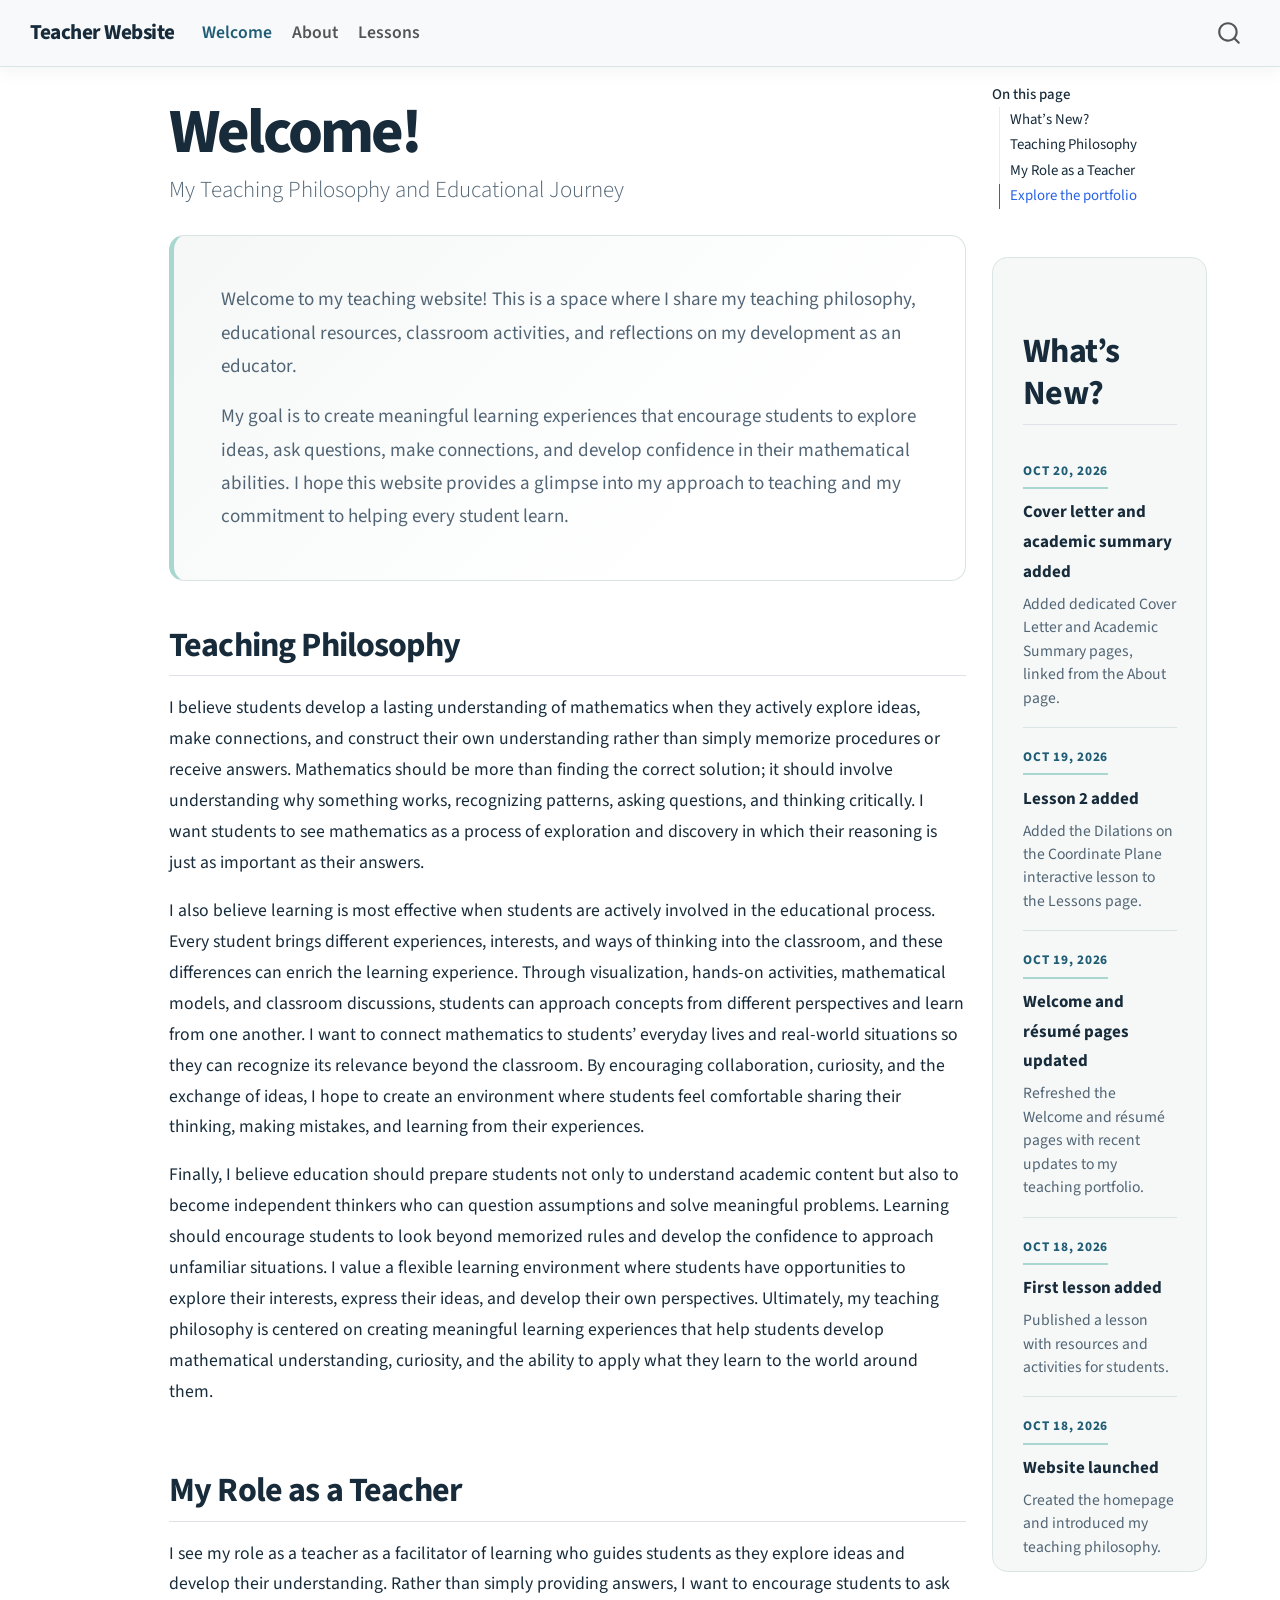
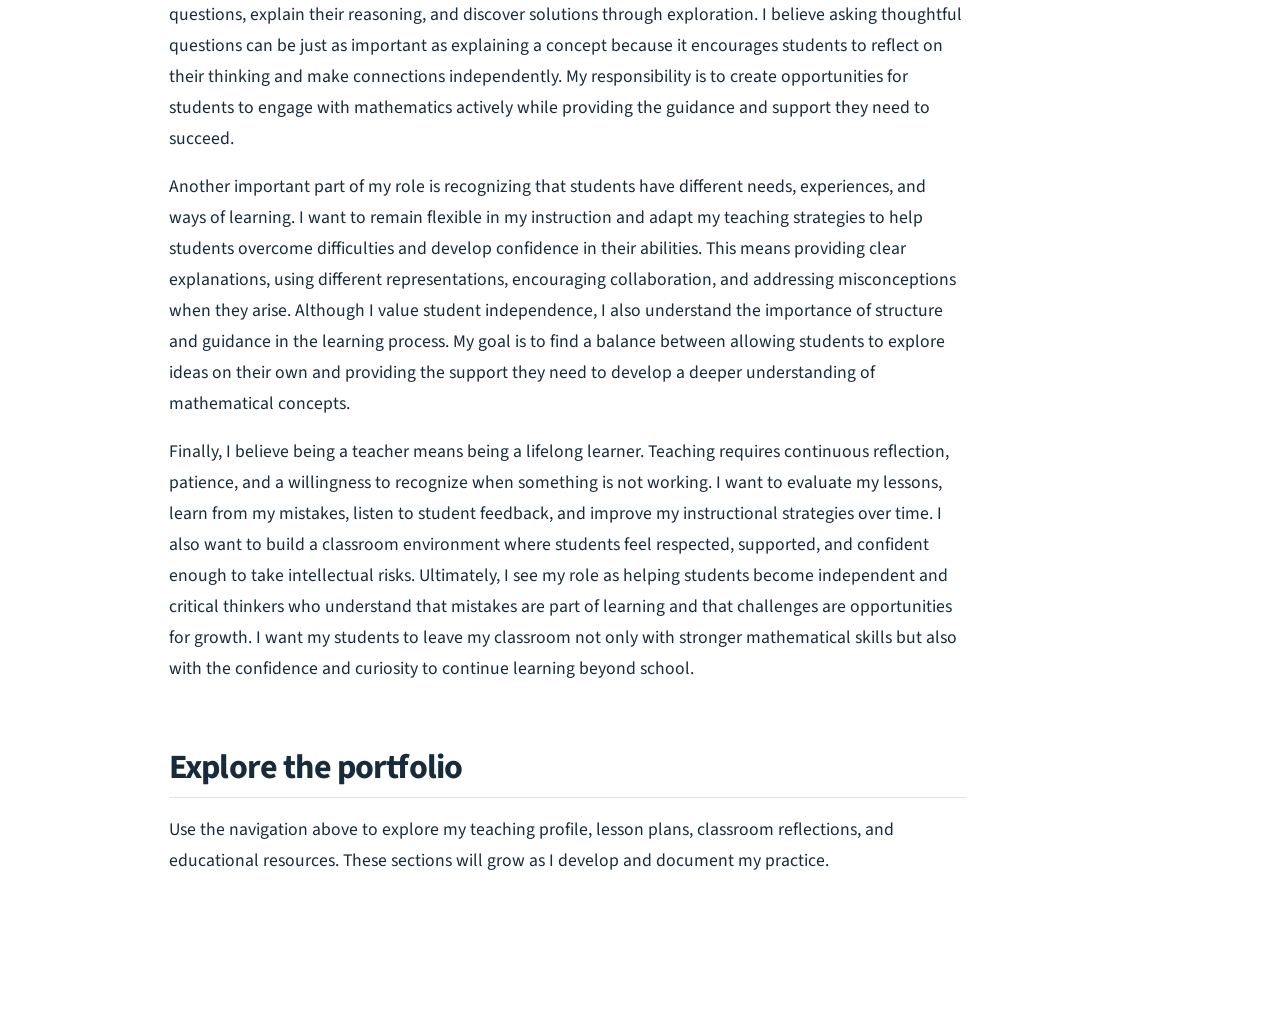
<file: index.html>
<!DOCTYPE html>
<html xmlns="http://www.w3.org/1999/xhtml" lang="en" xml:lang="en"><head>

<meta charset="utf-8">
<meta name="generator" content="quarto-1.10.18">

<meta name="viewport" content="width=device-width, initial-scale=1.0, user-scalable=yes">


<title>Welcome! – Teacher Website</title>
<style>
/* Default styles provided by pandoc.
** See https://pandoc.org/MANUAL.html#variables-for-html for config info.
*/
span.smallcaps{font-variant: small-caps;}
div.columns{display: flex; gap: 1.5em;}
div.column{flex: auto;}
@media screen {
div.columns{gap: min(4vw, 1.5em);}
div.column{overflow-x: auto;}
}
div.hanging-indent{margin-left: 1.5em; text-indent: -1.5em;}
ul.task-list{list-style: none;}
ul.task-list li input[type="checkbox"] {
  width: 0.8em;
  margin: 0 0.8em 0.2em -1em; /* quarto-specific, see https://github.com/quarto-dev/quarto-cli/issues/4556 */ 
  vertical-align: middle;
}
</style>


<script src="site_libs/quarto-nav/quarto-nav.js"></script>
<script src="site_libs/quarto-nav/headroom.min.js"></script>
<script src="site_libs/clipboard/clipboard.min.js"></script>
<script src="site_libs/quarto-search/autocomplete.umd.js"></script>
<script src="site_libs/quarto-search/fuse.min.js"></script>
<script src="site_libs/quarto-search/quarto-search.js"></script>
<meta name="quarto:offset" content="./">
<script src="site_libs/quarto-html/quarto.js" type="module"></script>
<script src="site_libs/quarto-html/tabsets/tabsets.js" type="module"></script>
<script src="site_libs/quarto-html/popper.min.js"></script>
<script src="site_libs/quarto-html/tippy.umd.min.js"></script>
<script src="site_libs/quarto-html/anchor.min.js"></script>
<link href="site_libs/quarto-html/tippy.css" rel="stylesheet">
<link href="site_libs/quarto-html/quarto-syntax-highlighting-64a204ab8560d761af7679ceaba22944.css" rel="stylesheet" id="quarto-text-highlighting-styles">
<script src="site_libs/bootstrap/bootstrap.min.js"></script>
<link href="site_libs/bootstrap/bootstrap-icons.css" rel="stylesheet">
<link href="site_libs/bootstrap/bootstrap-445b8638c3d06994fee0907d791121c4.min.css" rel="stylesheet" append-hash="true" id="quarto-bootstrap" data-mode="light">
<script id="quarto-search-options" type="application/json">{
  "location": "navbar",
  "copy-button": false,
  "collapse-after": 3,
  "panel-placement": "end",
  "type": "overlay",
  "limit": 50,
  "keyboard-shortcut": [
    "f",
    "/",
    "s"
  ],
  "show-item-context": false,
  "language": {
    "search-no-results-text": "No results",
    "search-matching-documents-text": "matching documents",
    "search-copy-link-title": "Copy link to search",
    "search-hide-matches-text": "Hide additional matches",
    "search-more-match-text": "more match in this document",
    "search-more-matches-text": "more matches in this document",
    "search-clear-button-title": "Clear",
    "search-text-placeholder": "",
    "search-detached-cancel-button-title": "Cancel",
    "search-submit-button-title": "Submit",
    "search-label": "Search"
  }
}</script>
<style>html{ scroll-behavior: smooth; }</style>


<link rel="stylesheet" href="styles.css">
</head>

<body class="nav-fixed quarto-light">

<div id="quarto-search-results"></div>
  <header id="quarto-header" class="headroom fixed-top">
    <nav class="navbar navbar-expand-lg " data-bs-theme="dark">
      <div class="navbar-container container-fluid">
      <div class="navbar-brand-container mx-auto">
    <a class="navbar-brand" href="./index.html">
    <span class="navbar-title">Teacher Website</span>
    </a>
  </div>
            <div id="quarto-search" class="" title="Search"></div>
          <button class="navbar-toggler" type="button" data-bs-toggle="collapse" data-bs-target="#navbarCollapse" aria-controls="navbarCollapse" role="menu" aria-expanded="false" aria-label="Toggle navigation" onclick="if (window.quartoToggleHeadroom) { window.quartoToggleHeadroom(); }">
  <span class="navbar-toggler-icon"></span>
</button>
          <div class="collapse navbar-collapse" id="navbarCollapse">
            <ul class="navbar-nav navbar-nav-scroll me-auto">
  <li class="nav-item">
    <a class="nav-link active" href="./index.html" aria-current="page"> 
<span class="menu-text">Welcome</span></a>
  </li>  
  <li class="nav-item">
    <a class="nav-link" href="./resume.html"> 
<span class="menu-text">About</span></a>
  </li>  
  <li class="nav-item">
    <a class="nav-link" href="./lessons.html"> 
<span class="menu-text">Lessons</span></a>
  </li>  
</ul>
          </div> <!-- /navcollapse -->
            <div class="quarto-navbar-tools">
</div>
      </div> <!-- /container-fluid -->
    </nav>
</header>
<!-- content -->
<div id="quarto-content" class="quarto-container page-columns page-rows-contents page-layout-article page-navbar">
<!-- sidebar -->
<!-- margin-sidebar -->
    <div id="quarto-margin-sidebar" class="sidebar margin-sidebar">
        <nav id="TOC" role="doc-toc" class="toc-active">
    <h2 id="toc-title">On this page</h2>
   
  <ul>
  <li><a href="#whats-new" id="toc-whats-new" class="nav-link active" data-scroll-target="#whats-new">What’s New?</a></li>
  <li><a href="#teaching-philosophy" id="toc-teaching-philosophy" class="nav-link" data-scroll-target="#teaching-philosophy">Teaching Philosophy</a></li>
  <li><a href="#my-role-as-a-teacher" id="toc-my-role-as-a-teacher" class="nav-link" data-scroll-target="#my-role-as-a-teacher">My Role as a Teacher</a></li>
  <li><a href="#explore-the-portfolio" id="toc-explore-the-portfolio" class="nav-link" data-scroll-target="#explore-the-portfolio">Explore the portfolio</a></li>
  </ul>
</nav>
    </div>
<!-- main -->
<main class="content page-columns page-full" id="quarto-document-content">

<header id="title-block-header" class="quarto-title-block default">
<div class="quarto-title">
<h1 class="title">Welcome!</h1>
<p class="subtitle lead">My Teaching Philosophy and Educational Journey</p>
</div>



<div class="quarto-title-meta">

    
  
    
  </div>
  


</header>


<div class="home-intro">
<p>Welcome to my teaching website! This is a space where I share my teaching philosophy, educational resources, classroom activities, and reflections on my development as an educator.</p>
<p>My goal is to create meaningful learning experiences that encourage students to explore ideas, ask questions, make connections, and develop confidence in their mathematical abilities. I hope this website provides a glimpse into my approach to teaching and my commitment to helping every student learn.</p>
</div>

<div class="no-row-height column-margin column-container"><section id="whats-new" class="level2 updates-box">
<h2 class="anchored" data-anchor-id="whats-new">What’s New?</h2>
<div class="update-entry">
  <div class="update-date">OCT 20, 2026</div>
  <div class="update-content">
    <strong>Cover letter and academic summary added</strong>
    <p>Added dedicated Cover Letter and Academic Summary pages, linked from the About page.</p>
  </div>
</div>

<div class="update-entry">
  <div class="update-date">OCT 19, 2026</div>
  <div class="update-content">
    <strong>Lesson 2 added</strong>
    <p>Added the Dilations on the Coordinate Plane interactive lesson to the Lessons page.</p>
  </div>
</div>

<div class="update-entry">
  <div class="update-date">OCT 19, 2026</div>
  <div class="update-content">
    <strong>Welcome and résumé pages updated</strong>
    <p>Refreshed the Welcome and résumé pages with recent updates to my teaching portfolio.</p>
  </div>
</div>

<div class="update-entry">
  <div class="update-date">OCT 18, 2026</div>
  <div class="update-content">
    <strong>First lesson added</strong>
    <p>Published a lesson with resources and activities for students.</p>
  </div>
</div>

<div class="update-entry">
  <div class="update-date">OCT 18, 2026</div>
  <div class="update-content">
    <strong>Website launched</strong>
    <p>Created the homepage and introduced my teaching philosophy.</p>
  </div>
</div>
</section></div><section id="teaching-philosophy" class="level2">
<h2 class="anchored" data-anchor-id="teaching-philosophy">Teaching Philosophy</h2>
<p>I believe students develop a lasting understanding of mathematics when they actively explore ideas, make connections, and construct their own understanding rather than simply memorize procedures or receive answers. Mathematics should be more than finding the correct solution; it should involve understanding why something works, recognizing patterns, asking questions, and thinking critically. I want students to see mathematics as a process of exploration and discovery in which their reasoning is just as important as their answers.</p>
<p>I also believe learning is most effective when students are actively involved in the educational process. Every student brings different experiences, interests, and ways of thinking into the classroom, and these differences can enrich the learning experience. Through visualization, hands-on activities, mathematical models, and classroom discussions, students can approach concepts from different perspectives and learn from one another. I want to connect mathematics to students’ everyday lives and real-world situations so they can recognize its relevance beyond the classroom. By encouraging collaboration, curiosity, and the exchange of ideas, I hope to create an environment where students feel comfortable sharing their thinking, making mistakes, and learning from their experiences.</p>
<p>Finally, I believe education should prepare students not only to understand academic content but also to become independent thinkers who can question assumptions and solve meaningful problems. Learning should encourage students to look beyond memorized rules and develop the confidence to approach unfamiliar situations. I value a flexible learning environment where students have opportunities to explore their interests, express their ideas, and develop their own perspectives. Ultimately, my teaching philosophy is centered on creating meaningful learning experiences that help students develop mathematical understanding, curiosity, and the ability to apply what they learn to the world around them.</p>
</section>
<section id="my-role-as-a-teacher" class="level2">
<h2 class="anchored" data-anchor-id="my-role-as-a-teacher">My Role as a Teacher</h2>
<p>I see my role as a teacher as a facilitator of learning who guides students as they explore ideas and develop their understanding. Rather than simply providing answers, I want to encourage students to ask questions, explain their reasoning, and discover solutions through exploration. I believe asking thoughtful questions can be just as important as explaining a concept because it encourages students to reflect on their thinking and make connections independently. My responsibility is to create opportunities for students to engage with mathematics actively while providing the guidance and support they need to succeed.</p>
<p>Another important part of my role is recognizing that students have different needs, experiences, and ways of learning. I want to remain flexible in my instruction and adapt my teaching strategies to help students overcome difficulties and develop confidence in their abilities. This means providing clear explanations, using different representations, encouraging collaboration, and addressing misconceptions when they arise. Although I value student independence, I also understand the importance of structure and guidance in the learning process. My goal is to find a balance between allowing students to explore ideas on their own and providing the support they need to develop a deeper understanding of mathematical concepts.</p>
<p>Finally, I believe being a teacher means being a lifelong learner. Teaching requires continuous reflection, patience, and a willingness to recognize when something is not working. I want to evaluate my lessons, learn from my mistakes, listen to student feedback, and improve my instructional strategies over time. I also want to build a classroom environment where students feel respected, supported, and confident enough to take intellectual risks. Ultimately, I see my role as helping students become independent and critical thinkers who understand that mistakes are part of learning and that challenges are opportunities for growth. I want my students to leave my classroom not only with stronger mathematical skills but also with the confidence and curiosity to continue learning beyond school.</p>
</section>
<section id="explore-the-portfolio" class="level2">
<h2 class="anchored" data-anchor-id="explore-the-portfolio">Explore the portfolio</h2>
<p>Use the navigation above to explore my teaching profile, lesson plans, classroom reflections, and educational resources. These sections will grow as I develop and document my practice.</p>


</section>

</main> <!-- /main -->
<script id="quarto-html-after-body" type="application/javascript">
  window.document.addEventListener("DOMContentLoaded", function (event) {
    const icon = "";
    const anchorJS = new window.AnchorJS();
    anchorJS.options = {
      placement: 'right',
      icon: icon
    };
    anchorJS.add('.anchored');
    const isCodeAnnotation = (el) => {
      for (const clz of el.classList) {
        if (clz.startsWith('code-annotation-')) {                     
          return true;
        }
      }
      return false;
    }
    const onCopySuccess = function(e) {
      // button target
      const button = e.trigger;
      // don't keep focus
      button.blur();
      // flash "checked"
      button.classList.add('code-copy-button-checked');
      var currentTitle = button.getAttribute("title");
      button.setAttribute("title", "Copied!");
      let tooltip;
      if (window.bootstrap) {
        button.setAttribute("data-bs-toggle", "tooltip");
        button.setAttribute("data-bs-placement", "left");
        button.setAttribute("data-bs-title", "Copied!");
        tooltip = new bootstrap.Tooltip(button, 
          { trigger: "manual", 
            customClass: "code-copy-button-tooltip",
            offset: [0, -8]});
        tooltip.show();    
      }
      setTimeout(function() {
        if (tooltip) {
          tooltip.hide();
          button.removeAttribute("data-bs-title");
          button.removeAttribute("data-bs-toggle");
          button.removeAttribute("data-bs-placement");
        }
        button.setAttribute("title", currentTitle);
        button.classList.remove('code-copy-button-checked');
      }, 1000);
      // clear code selection
      e.clearSelection();
    }
    const getTextToCopy = function(trigger) {
      const outerScaffold = trigger.parentElement.cloneNode(true);
      const codeEl = outerScaffold.querySelector('code');
      for (const childEl of codeEl.children) {
        if (isCodeAnnotation(childEl)) {
          childEl.remove();
        }
      }
      return codeEl.innerText;
    }
    const clipboard = new window.ClipboardJS('.code-copy-button:not([data-in-quarto-modal])', {
      text: getTextToCopy
    });
    clipboard.on('success', onCopySuccess);
    if (window.document.getElementById('quarto-embedded-source-code-modal')) {
      const clipboardModal = new window.ClipboardJS('.code-copy-button[data-in-quarto-modal]', {
        text: getTextToCopy,
        container: window.document.getElementById('quarto-embedded-source-code-modal')
      });
      clipboardModal.on('success', onCopySuccess);
    }
      var localhostRegex = new RegExp(/^(?:http|https):\/\/localhost\:?[0-9]*\//);
      var mailtoRegex = new RegExp(/^mailto:/);
        var filterRegex = new RegExp('/' + window.location.host + '/');
      var isInternal = (href) => {
          return filterRegex.test(href) || localhostRegex.test(href) || mailtoRegex.test(href);
      }
      // Inspect non-navigation links and adorn them if external
     var links = window.document.querySelectorAll('a[href]:not(.nav-link):not(.navbar-brand):not(.toc-action):not(.sidebar-link):not(.sidebar-item-toggle):not(.pagination-link):not(.no-external):not([aria-hidden]):not(.dropdown-item):not(.quarto-navigation-tool):not(.about-link)');
      for (var i=0; i<links.length; i++) {
        const link = links[i];
        if (!isInternal(link.href)) {
          // undo the damage that might have been done by quarto-nav.js in the case of
          // links that we want to consider external
          if (link.dataset.originalHref !== undefined) {
            link.href = link.dataset.originalHref;
          }
        }
      }
    function tippyHover(el, contentFn, onTriggerFn, onUntriggerFn) {
      const config = {
        allowHTML: true,
        maxWidth: 500,
        delay: 100,
        arrow: false,
        appendTo: function(el) {
            return el.parentElement;
        },
        interactive: true,
        interactiveBorder: 10,
        theme: 'quarto',
        placement: 'bottom-start',
      };
      if (contentFn) {
        config.content = contentFn;
      }
      if (onTriggerFn) {
        config.onTrigger = onTriggerFn;
      }
      if (onUntriggerFn) {
        config.onUntrigger = onUntriggerFn;
      }
      window.tippy(el, config); 
    }
    const noterefs = window.document.querySelectorAll('a[role="doc-noteref"]');
    for (var i=0; i<noterefs.length; i++) {
      const ref = noterefs[i];
      tippyHover(ref, function() {
        // use id or data attribute instead here
        let href = ref.getAttribute('data-footnote-href') || ref.getAttribute('href');
        try { href = new URL(href).hash; } catch {}
        const id = href.replace(/^#\/?/, "");
        const note = window.document.getElementById(id);
        if (note) {
          return note.innerHTML;
        } else {
          return "";
        }
      });
    }
    const xrefs = window.document.querySelectorAll('a.quarto-xref');
    const processXRef = (id, note) => {
      // Strip column container classes
      const stripColumnClz = (el) => {
        el.classList.remove("page-full", "page-columns");
        if (el.children) {
          for (const child of el.children) {
            stripColumnClz(child);
          }
        }
      }
      stripColumnClz(note)
      if (id === null || id.startsWith('sec-')) {
        // Special case sections, only their first couple elements
        const container = document.createElement("div");
        if (note.children && note.children.length > 2) {
          container.appendChild(note.children[0].cloneNode(true));
          for (let i = 1; i < note.children.length; i++) {
            const child = note.children[i];
            if (child.tagName === "P" && child.innerText === "") {
              continue;
            } else {
              container.appendChild(child.cloneNode(true));
              break;
            }
          }
          if (window.Quarto?.typesetMath) {
            window.Quarto.typesetMath(container);
          }
          return container.innerHTML
        } else {
          if (window.Quarto?.typesetMath) {
            window.Quarto.typesetMath(note);
          }
          return note.innerHTML;
        }
      } else {
        // Remove any anchor links if they are present
        const anchorLink = note.querySelector('a.anchorjs-link');
        if (anchorLink) {
          anchorLink.remove();
        }
        if (window.Quarto?.typesetMath) {
          window.Quarto.typesetMath(note);
        }
        if (note.classList.contains("callout")) {
          return note.outerHTML;
        } else {
          return note.innerHTML;
        }
      }
    }
    for (var i=0; i<xrefs.length; i++) {
      const xref = xrefs[i];
      tippyHover(xref, undefined, function(instance) {
        instance.disable();
        let url = xref.getAttribute('href');
        let hash = undefined; 
        if (url.startsWith('#')) {
          hash = url;
        } else {
          try { hash = new URL(url).hash; } catch {}
        }
        if (hash) {
          const id = hash.replace(/^#\/?/, "");
          const note = window.document.getElementById(id);
          if (note !== null) {
            try {
              const html = processXRef(id, note.cloneNode(true));
              instance.setContent(html);
            } finally {
              instance.enable();
              instance.show();
            }
          } else {
            // See if we can fetch this
            fetch(url.split('#')[0])
            .then(res => res.text())
            .then(html => {
              const parser = new DOMParser();
              const htmlDoc = parser.parseFromString(html, "text/html");
              const note = htmlDoc.getElementById(id);
              if (note !== null) {
                const html = processXRef(id, note);
                instance.setContent(html);
              } 
            }).finally(() => {
              instance.enable();
              instance.show();
            });
          }
        } else {
          // See if we can fetch a full url (with no hash to target)
          // This is a special case and we should probably do some content thinning / targeting
          fetch(url)
          .then(res => res.text())
          .then(html => {
            const parser = new DOMParser();
            const htmlDoc = parser.parseFromString(html, "text/html");
            const note = htmlDoc.querySelector('main.content');
            if (note !== null) {
              // This should only happen for chapter cross references
              // (since there is no id in the URL)
              // remove the first header
              if (note.children.length > 0 && note.children[0].tagName === "HEADER") {
                note.children[0].remove();
              }
              const html = processXRef(null, note);
              instance.setContent(html);
            } 
          }).finally(() => {
            instance.enable();
            instance.show();
          });
        }
      }, function(instance) {
      });
    }
        let selectedAnnoteEl;
        const selectorForAnnotation = ( cell, annotation) => {
          let cellAttr = 'data-code-cell="' + cell + '"';
          let lineAttr = 'data-code-annotation="' +  annotation + '"';
          const selector = 'span[' + cellAttr + '][' + lineAttr + ']';
          return selector;
        }
        const selectCodeLines = (annoteEl) => {
          const doc = window.document;
          const targetCell = annoteEl.getAttribute("data-target-cell");
          const targetAnnotation = annoteEl.getAttribute("data-target-annotation");
          const annoteSpan = window.document.querySelector(selectorForAnnotation(targetCell, targetAnnotation));
          const lines = annoteSpan.getAttribute("data-code-lines").split(",");
          const lineIds = lines.map((line) => {
            return targetCell + "-" + line;
          })
          let top = null;
          let height = null;
          let parent = null;
          if (lineIds.length > 0) {
              //compute the position of the single el (top and bottom and make a div)
              const el = window.document.getElementById(lineIds[0]);
              top = el.offsetTop;
              height = el.offsetHeight;
              parent = el.parentElement.parentElement;
            if (lineIds.length > 1) {
              const lastEl = window.document.getElementById(lineIds[lineIds.length - 1]);
              const bottom = lastEl.offsetTop + lastEl.offsetHeight;
              height = bottom - top;
            }
            if (top !== null && height !== null && parent !== null) {
              // cook up a div (if necessary) and position it 
              let div = window.document.getElementById("code-annotation-line-highlight");
              if (div === null) {
                div = window.document.createElement("div");
                div.setAttribute("id", "code-annotation-line-highlight");
                div.style.position = 'absolute';
                parent.appendChild(div);
              }
              div.style.top = top - 2 + "px";
              div.style.height = height + 4 + "px";
              div.style.left = 0;
              let gutterDiv = window.document.getElementById("code-annotation-line-highlight-gutter");
              if (gutterDiv === null) {
                gutterDiv = window.document.createElement("div");
                gutterDiv.setAttribute("id", "code-annotation-line-highlight-gutter");
                gutterDiv.style.position = 'absolute';
                const codeCell = window.document.getElementById(targetCell);
                const gutter = codeCell.querySelector('.code-annotation-gutter');
                gutter.appendChild(gutterDiv);
              }
              gutterDiv.style.top = top - 2 + "px";
              gutterDiv.style.height = height + 4 + "px";
            }
            selectedAnnoteEl = annoteEl;
          }
        };
        const unselectCodeLines = () => {
          const elementsIds = ["code-annotation-line-highlight", "code-annotation-line-highlight-gutter"];
          elementsIds.forEach((elId) => {
            const div = window.document.getElementById(elId);
            if (div) {
              div.remove();
            }
          });
          selectedAnnoteEl = undefined;
        };
          // Handle positioning of the toggle
      window.addEventListener(
        "resize",
        throttle(() => {
          elRect = undefined;
          if (selectedAnnoteEl) {
            selectCodeLines(selectedAnnoteEl);
          }
        }, 10)
      );
      function throttle(fn, ms) {
      let throttle = false;
      let timer;
        return (...args) => {
          if(!throttle) { // first call gets through
              fn.apply(this, args);
              throttle = true;
          } else { // all the others get throttled
              if(timer) clearTimeout(timer); // cancel #2
              timer = setTimeout(() => {
                fn.apply(this, args);
                timer = throttle = false;
              }, ms);
          }
        };
      }
        // Attach click handler to the DT
        const annoteDls = window.document.querySelectorAll('dt[data-target-cell]');
        for (const annoteDlNode of annoteDls) {
          annoteDlNode.addEventListener('click', (event) => {
            const clickedEl = event.target;
            if (clickedEl !== selectedAnnoteEl) {
              unselectCodeLines();
              const activeEl = window.document.querySelector('dt[data-target-cell].code-annotation-active');
              if (activeEl) {
                activeEl.classList.remove('code-annotation-active');
              }
              selectCodeLines(clickedEl);
              clickedEl.classList.add('code-annotation-active');
            } else {
              // Unselect the line
              unselectCodeLines();
              clickedEl.classList.remove('code-annotation-active');
            }
          });
        }
    const findCites = (el) => {
      const parentEl = el.parentElement;
      if (parentEl) {
        const cites = parentEl.dataset.cites;
        if (cites) {
          return {
            el,
            cites: cites.split(' ')
          };
        } else {
          return findCites(el.parentElement)
        }
      } else {
        return undefined;
      }
    };
    var bibliorefs = window.document.querySelectorAll('a[role="doc-biblioref"]');
    for (var i=0; i<bibliorefs.length; i++) {
      const ref = bibliorefs[i];
      const citeInfo = findCites(ref);
      if (citeInfo) {
        tippyHover(citeInfo.el, function() {
          var popup = window.document.createElement('div');
          citeInfo.cites.forEach(function(cite) {
            var citeDiv = window.document.createElement('div');
            citeDiv.classList.add('hanging-indent');
            citeDiv.classList.add('csl-entry');
            var biblioDiv = window.document.getElementById('ref-' + cite);
            if (biblioDiv) {
              citeDiv.innerHTML = biblioDiv.innerHTML;
            }
            popup.appendChild(citeDiv);
          });
          return popup.innerHTML;
        });
      }
    }
  });
  </script>
</div> <!-- /content -->




<script src="site_libs/quarto-html/zenscroll-min.js"></script>
</body></html>
</file>
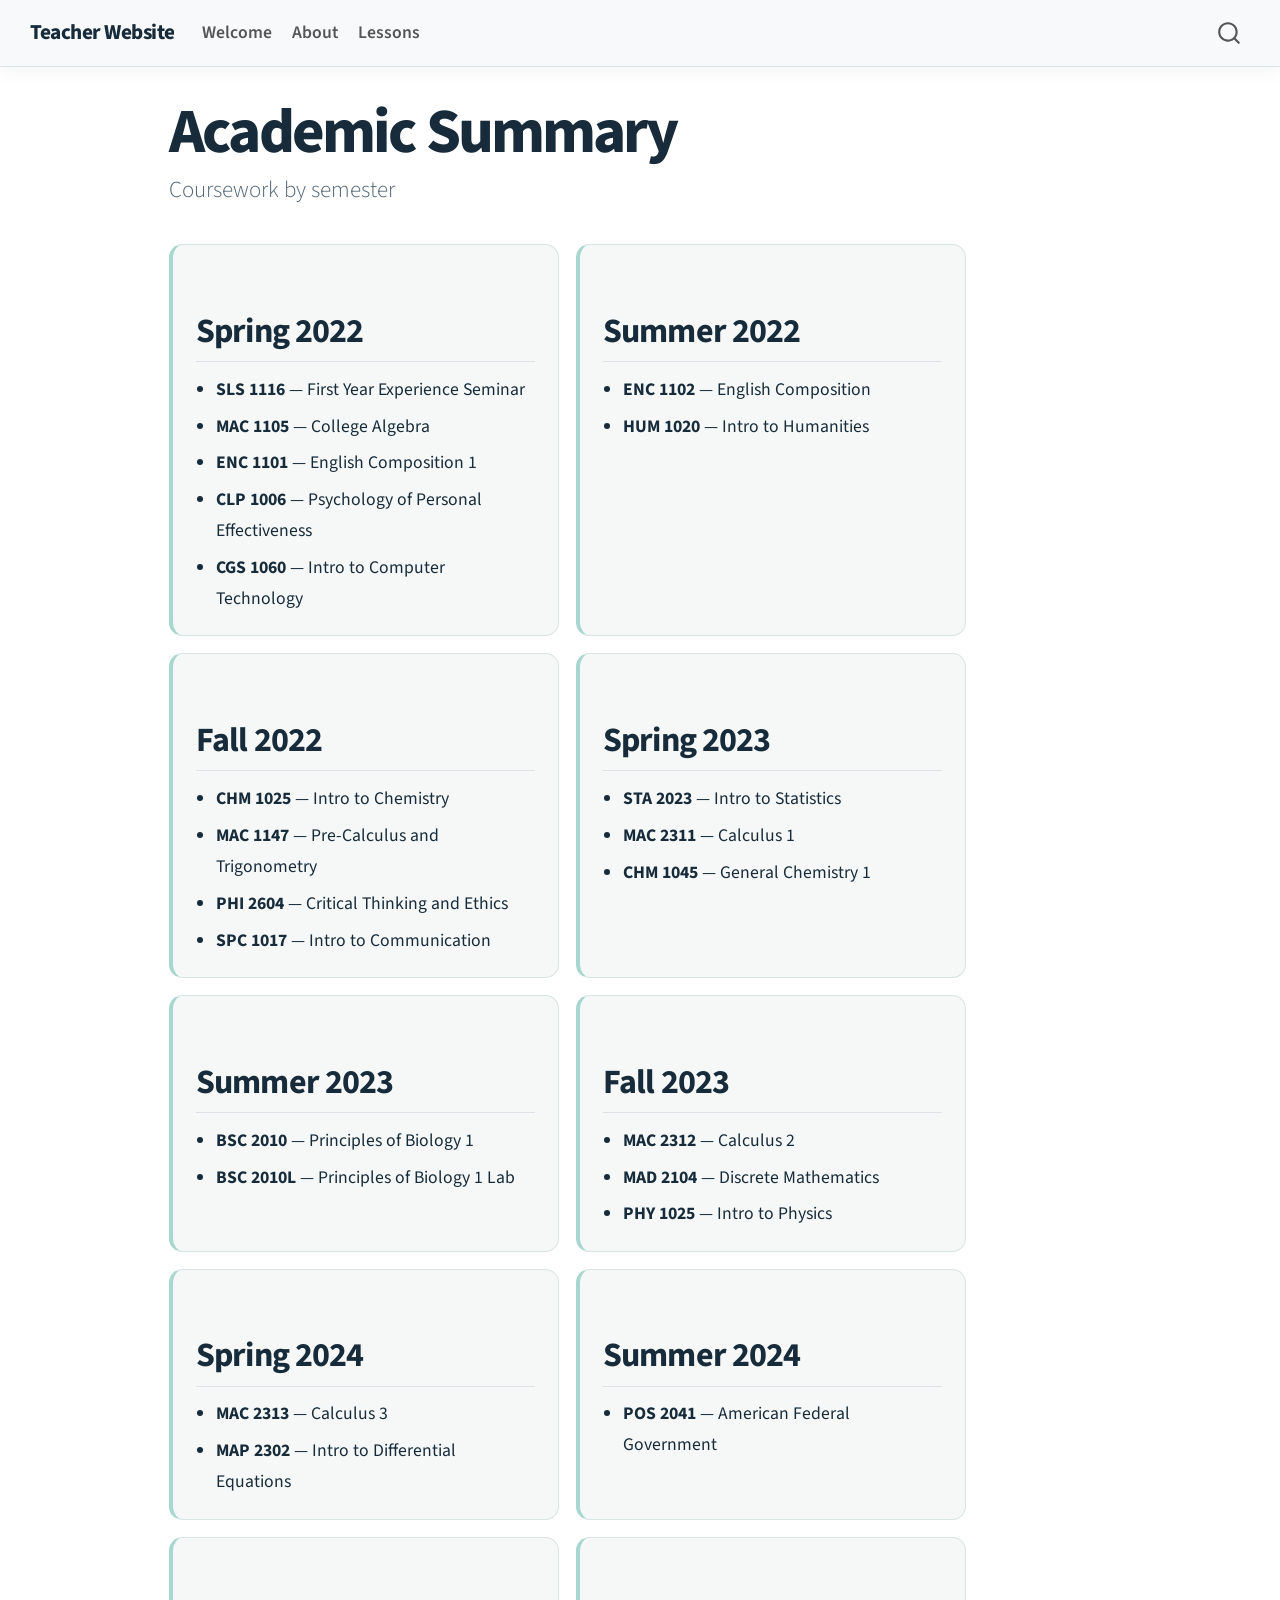
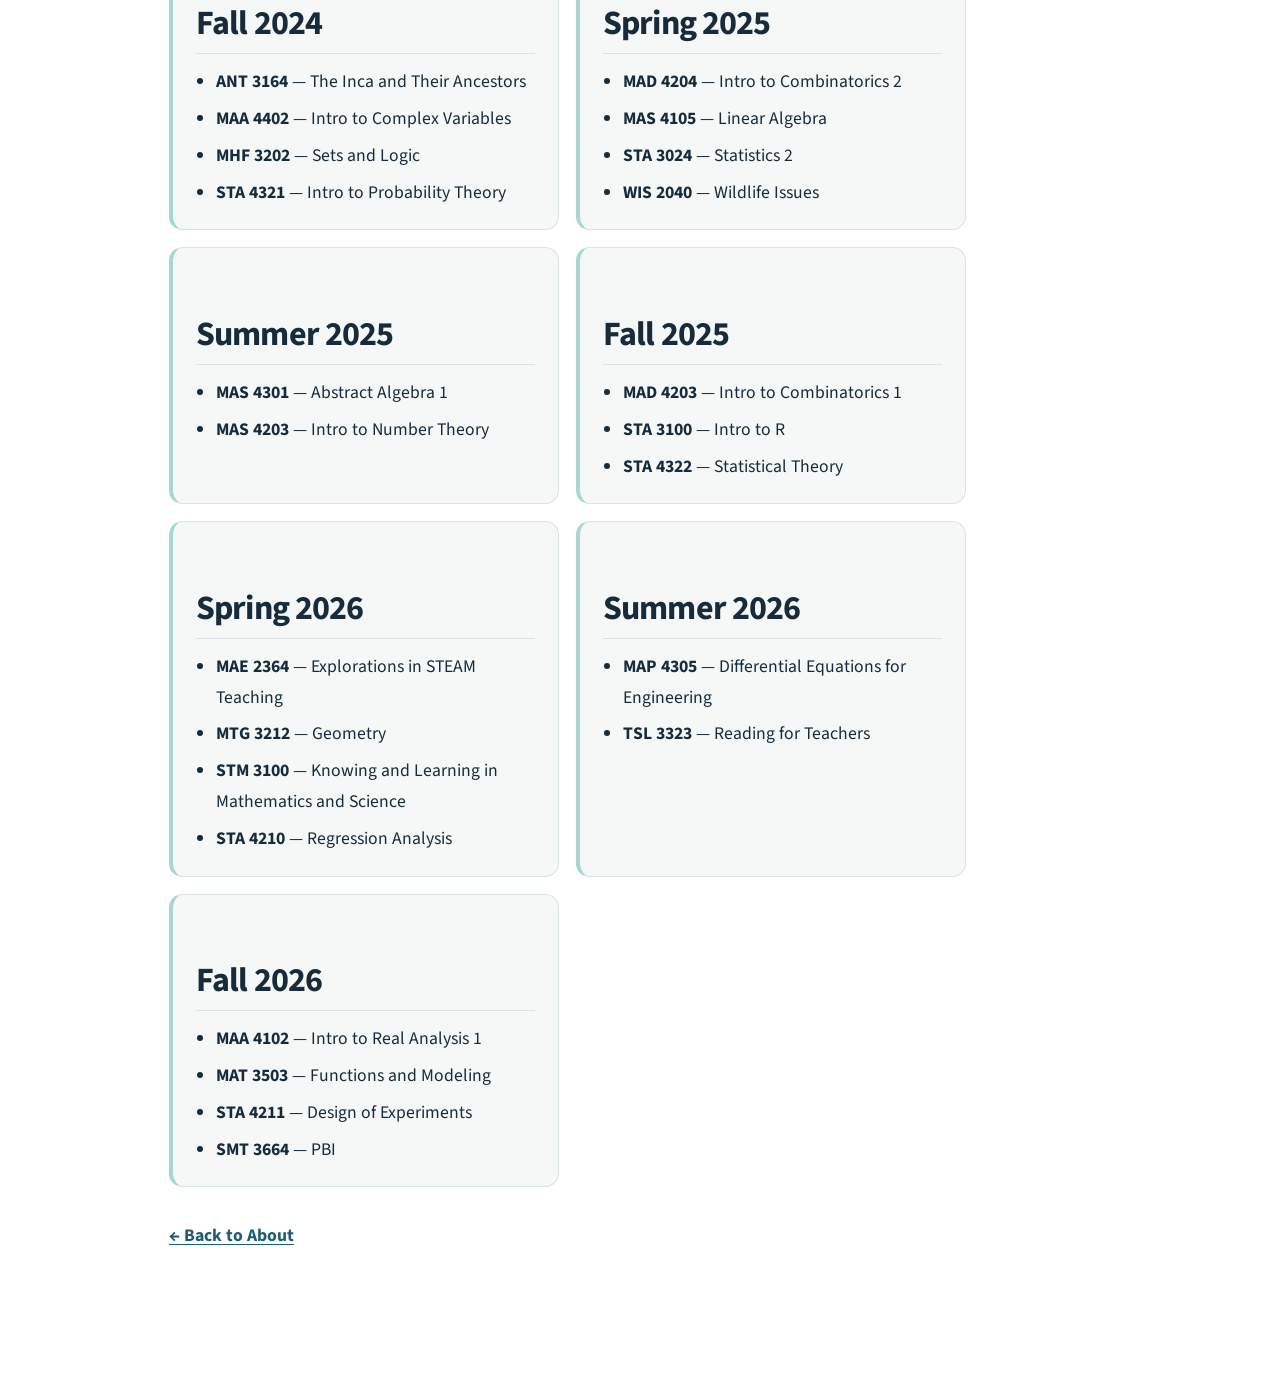
<file: academic-summary.html>
<!DOCTYPE html>
<html xmlns="http://www.w3.org/1999/xhtml" lang="en" xml:lang="en"><head>

<meta charset="utf-8">
<meta name="generator" content="quarto-1.10.18">

<meta name="viewport" content="width=device-width, initial-scale=1.0, user-scalable=yes">


<title>Academic Summary – Teacher Website</title>
<style>
/* Default styles provided by pandoc.
** See https://pandoc.org/MANUAL.html#variables-for-html for config info.
*/
span.smallcaps{font-variant: small-caps;}
div.columns{display: flex; gap: 1.5em;}
div.column{flex: auto;}
@media screen {
div.columns{gap: min(4vw, 1.5em);}
div.column{overflow-x: auto;}
}
div.hanging-indent{margin-left: 1.5em; text-indent: -1.5em;}
ul.task-list{list-style: none;}
ul.task-list li input[type="checkbox"] {
  width: 0.8em;
  margin: 0 0.8em 0.2em -1em; /* quarto-specific, see https://github.com/quarto-dev/quarto-cli/issues/4556 */ 
  vertical-align: middle;
}
</style>


<script src="site_libs/quarto-nav/quarto-nav.js"></script>
<script src="site_libs/quarto-nav/headroom.min.js"></script>
<script src="site_libs/clipboard/clipboard.min.js"></script>
<script src="site_libs/quarto-search/autocomplete.umd.js"></script>
<script src="site_libs/quarto-search/fuse.min.js"></script>
<script src="site_libs/quarto-search/quarto-search.js"></script>
<meta name="quarto:offset" content="./">
<script src="site_libs/quarto-html/quarto.js" type="module"></script>
<script src="site_libs/quarto-html/tabsets/tabsets.js" type="module"></script>
<script src="site_libs/quarto-html/popper.min.js"></script>
<script src="site_libs/quarto-html/tippy.umd.min.js"></script>
<script src="site_libs/quarto-html/anchor.min.js"></script>
<link href="site_libs/quarto-html/tippy.css" rel="stylesheet">
<link href="site_libs/quarto-html/quarto-syntax-highlighting-64a204ab8560d761af7679ceaba22944.css" rel="stylesheet" id="quarto-text-highlighting-styles">
<script src="site_libs/bootstrap/bootstrap.min.js"></script>
<link href="site_libs/bootstrap/bootstrap-icons.css" rel="stylesheet">
<link href="site_libs/bootstrap/bootstrap-445b8638c3d06994fee0907d791121c4.min.css" rel="stylesheet" append-hash="true" id="quarto-bootstrap" data-mode="light">
<script id="quarto-search-options" type="application/json">{
  "location": "navbar",
  "copy-button": false,
  "collapse-after": 3,
  "panel-placement": "end",
  "type": "overlay",
  "limit": 50,
  "keyboard-shortcut": [
    "f",
    "/",
    "s"
  ],
  "show-item-context": false,
  "language": {
    "search-no-results-text": "No results",
    "search-matching-documents-text": "matching documents",
    "search-copy-link-title": "Copy link to search",
    "search-hide-matches-text": "Hide additional matches",
    "search-more-match-text": "more match in this document",
    "search-more-matches-text": "more matches in this document",
    "search-clear-button-title": "Clear",
    "search-text-placeholder": "",
    "search-detached-cancel-button-title": "Cancel",
    "search-submit-button-title": "Submit",
    "search-label": "Search"
  }
}</script>
<style>html{ scroll-behavior: smooth; }</style>


<link rel="stylesheet" href="styles.css">
</head>

<body class="nav-fixed quarto-light">

<div id="quarto-search-results"></div>
  <header id="quarto-header" class="headroom fixed-top">
    <nav class="navbar navbar-expand-lg " data-bs-theme="dark">
      <div class="navbar-container container-fluid">
      <div class="navbar-brand-container mx-auto">
    <a class="navbar-brand" href="./index.html">
    <span class="navbar-title">Teacher Website</span>
    </a>
  </div>
            <div id="quarto-search" class="" title="Search"></div>
          <button class="navbar-toggler" type="button" data-bs-toggle="collapse" data-bs-target="#navbarCollapse" aria-controls="navbarCollapse" role="menu" aria-expanded="false" aria-label="Toggle navigation" onclick="if (window.quartoToggleHeadroom) { window.quartoToggleHeadroom(); }">
  <span class="navbar-toggler-icon"></span>
</button>
          <div class="collapse navbar-collapse" id="navbarCollapse">
            <ul class="navbar-nav navbar-nav-scroll me-auto">
  <li class="nav-item">
    <a class="nav-link" href="./index.html"> 
<span class="menu-text">Welcome</span></a>
  </li>  
  <li class="nav-item">
    <a class="nav-link" href="./resume.html"> 
<span class="menu-text">About</span></a>
  </li>  
  <li class="nav-item">
    <a class="nav-link" href="./lessons.html"> 
<span class="menu-text">Lessons</span></a>
  </li>  
</ul>
          </div> <!-- /navcollapse -->
            <div class="quarto-navbar-tools">
</div>
      </div> <!-- /container-fluid -->
    </nav>
</header>
<!-- content -->
<div id="quarto-content" class="quarto-container page-columns page-rows-contents page-layout-article page-navbar">
<!-- sidebar -->
<!-- margin-sidebar -->
    <div id="quarto-margin-sidebar" class="sidebar margin-sidebar zindex-bottom">
        
    </div>
<!-- main -->
<main class="content" id="quarto-document-content">

<header id="title-block-header" class="quarto-title-block default">
<div class="quarto-title">
<h1 class="title">Academic Summary</h1>
<p class="subtitle lead">Coursework by semester</p>
</div>



<div class="quarto-title-meta">

    
  
    
  </div>
  


</header>


<div class="academic-grid">
<section id="spring-2022" class="level2 academic-term">
<h2 class="anchored" data-anchor-id="spring-2022">Spring 2022</h2>
<ul>
<li><strong>SLS 1116</strong> — First Year Experience Seminar</li>
<li><strong>MAC 1105</strong> — College Algebra</li>
<li><strong>ENC 1101</strong> — English Composition 1</li>
<li><strong>CLP 1006</strong> — Psychology of Personal Effectiveness</li>
<li><strong>CGS 1060</strong> — Intro to Computer Technology</li>
</ul>
</section>
<section id="summer-2022" class="level2 academic-term">
<h2 class="anchored" data-anchor-id="summer-2022">Summer 2022</h2>
<ul>
<li><strong>ENC 1102</strong> — English Composition</li>
<li><strong>HUM 1020</strong> — Intro to Humanities</li>
</ul>
</section>
<section id="fall-2022" class="level2 academic-term">
<h2 class="anchored" data-anchor-id="fall-2022">Fall 2022</h2>
<ul>
<li><strong>CHM 1025</strong> — Intro to Chemistry</li>
<li><strong>MAC 1147</strong> — Pre-Calculus and Trigonometry</li>
<li><strong>PHI 2604</strong> — Critical Thinking and Ethics</li>
<li><strong>SPC 1017</strong> — Intro to Communication</li>
</ul>
</section>
<section id="spring-2023" class="level2 academic-term">
<h2 class="anchored" data-anchor-id="spring-2023">Spring 2023</h2>
<ul>
<li><strong>STA 2023</strong> — Intro to Statistics</li>
<li><strong>MAC 2311</strong> — Calculus 1</li>
<li><strong>CHM 1045</strong> — General Chemistry 1</li>
</ul>
</section>
<section id="summer-2023" class="level2 academic-term">
<h2 class="anchored" data-anchor-id="summer-2023">Summer 2023</h2>
<ul>
<li><strong>BSC 2010</strong> — Principles of Biology 1</li>
<li><strong>BSC 2010L</strong> — Principles of Biology 1 Lab</li>
</ul>
</section>
<section id="fall-2023" class="level2 academic-term">
<h2 class="anchored" data-anchor-id="fall-2023">Fall 2023</h2>
<ul>
<li><strong>MAC 2312</strong> — Calculus 2</li>
<li><strong>MAD 2104</strong> — Discrete Mathematics</li>
<li><strong>PHY 1025</strong> — Intro to Physics</li>
</ul>
</section>
<section id="spring-2024" class="level2 academic-term">
<h2 class="anchored" data-anchor-id="spring-2024">Spring 2024</h2>
<ul>
<li><strong>MAC 2313</strong> — Calculus 3</li>
<li><strong>MAP 2302</strong> — Intro to Differential Equations</li>
</ul>
</section>
<section id="summer-2024" class="level2 academic-term">
<h2 class="anchored" data-anchor-id="summer-2024">Summer 2024</h2>
<ul>
<li><strong>POS 2041</strong> — American Federal Government</li>
</ul>
</section>
<section id="fall-2024" class="level2 academic-term">
<h2 class="anchored" data-anchor-id="fall-2024">Fall 2024</h2>
<ul>
<li><strong>ANT 3164</strong> — The Inca and Their Ancestors</li>
<li><strong>MAA 4402</strong> — Intro to Complex Variables</li>
<li><strong>MHF 3202</strong> — Sets and Logic</li>
<li><strong>STA 4321</strong> — Intro to Probability Theory</li>
</ul>
</section>
<section id="spring-2025" class="level2 academic-term">
<h2 class="anchored" data-anchor-id="spring-2025">Spring 2025</h2>
<ul>
<li><strong>MAD 4204</strong> — Intro to Combinatorics 2</li>
<li><strong>MAS 4105</strong> — Linear Algebra</li>
<li><strong>STA 3024</strong> — Statistics 2</li>
<li><strong>WIS 2040</strong> — Wildlife Issues</li>
</ul>
</section>
<section id="summer-2025" class="level2 academic-term">
<h2 class="anchored" data-anchor-id="summer-2025">Summer 2025</h2>
<ul>
<li><strong>MAS 4301</strong> — Abstract Algebra 1</li>
<li><strong>MAS 4203</strong> — Intro to Number Theory</li>
</ul>
</section>
<section id="fall-2025" class="level2 academic-term">
<h2 class="anchored" data-anchor-id="fall-2025">Fall 2025</h2>
<ul>
<li><strong>MAD 4203</strong> — Intro to Combinatorics 1</li>
<li><strong>STA 3100</strong> — Intro to R</li>
<li><strong>STA 4322</strong> — Statistical Theory</li>
</ul>
</section>
<section id="spring-2026" class="level2 academic-term">
<h2 class="anchored" data-anchor-id="spring-2026">Spring 2026</h2>
<ul>
<li><strong>MAE 2364</strong> — Explorations in STEAM Teaching</li>
<li><strong>MTG 3212</strong> — Geometry</li>
<li><strong>STM 3100</strong> — Knowing and Learning in Mathematics and Science</li>
<li><strong>STA 4210</strong> — Regression Analysis</li>
</ul>
</section>
<section id="summer-2026" class="level2 academic-term">
<h2 class="anchored" data-anchor-id="summer-2026">Summer 2026</h2>
<ul>
<li><strong>MAP 4305</strong> — Differential Equations for Engineering</li>
<li><strong>TSL 3323</strong> — Reading for Teachers</li>
</ul>
</section>
<section id="fall-2026" class="level2 academic-term">
<h2 class="anchored" data-anchor-id="fall-2026">Fall 2026</h2>
<ul>
<li><strong>MAA 4102</strong> — Intro to Real Analysis 1</li>
<li><strong>MAT 3503</strong> — Functions and Modeling</li>
<li><strong>STA 4211</strong> — Design of Experiments</li>
<li><strong>SMT 3664</strong> — PBI</li>
</ul>
</section>
</div>
<p><a href="./resume.html">← Back to About</a></p>



</main> <!-- /main -->
<script id="quarto-html-after-body" type="application/javascript">
  window.document.addEventListener("DOMContentLoaded", function (event) {
    const icon = "";
    const anchorJS = new window.AnchorJS();
    anchorJS.options = {
      placement: 'right',
      icon: icon
    };
    anchorJS.add('.anchored');
    const isCodeAnnotation = (el) => {
      for (const clz of el.classList) {
        if (clz.startsWith('code-annotation-')) {                     
          return true;
        }
      }
      return false;
    }
    const onCopySuccess = function(e) {
      // button target
      const button = e.trigger;
      // don't keep focus
      button.blur();
      // flash "checked"
      button.classList.add('code-copy-button-checked');
      var currentTitle = button.getAttribute("title");
      button.setAttribute("title", "Copied!");
      let tooltip;
      if (window.bootstrap) {
        button.setAttribute("data-bs-toggle", "tooltip");
        button.setAttribute("data-bs-placement", "left");
        button.setAttribute("data-bs-title", "Copied!");
        tooltip = new bootstrap.Tooltip(button, 
          { trigger: "manual", 
            customClass: "code-copy-button-tooltip",
            offset: [0, -8]});
        tooltip.show();    
      }
      setTimeout(function() {
        if (tooltip) {
          tooltip.hide();
          button.removeAttribute("data-bs-title");
          button.removeAttribute("data-bs-toggle");
          button.removeAttribute("data-bs-placement");
        }
        button.setAttribute("title", currentTitle);
        button.classList.remove('code-copy-button-checked');
      }, 1000);
      // clear code selection
      e.clearSelection();
    }
    const getTextToCopy = function(trigger) {
      const outerScaffold = trigger.parentElement.cloneNode(true);
      const codeEl = outerScaffold.querySelector('code');
      for (const childEl of codeEl.children) {
        if (isCodeAnnotation(childEl)) {
          childEl.remove();
        }
      }
      return codeEl.innerText;
    }
    const clipboard = new window.ClipboardJS('.code-copy-button:not([data-in-quarto-modal])', {
      text: getTextToCopy
    });
    clipboard.on('success', onCopySuccess);
    if (window.document.getElementById('quarto-embedded-source-code-modal')) {
      const clipboardModal = new window.ClipboardJS('.code-copy-button[data-in-quarto-modal]', {
        text: getTextToCopy,
        container: window.document.getElementById('quarto-embedded-source-code-modal')
      });
      clipboardModal.on('success', onCopySuccess);
    }
      var localhostRegex = new RegExp(/^(?:http|https):\/\/localhost\:?[0-9]*\//);
      var mailtoRegex = new RegExp(/^mailto:/);
        var filterRegex = new RegExp('/' + window.location.host + '/');
      var isInternal = (href) => {
          return filterRegex.test(href) || localhostRegex.test(href) || mailtoRegex.test(href);
      }
      // Inspect non-navigation links and adorn them if external
     var links = window.document.querySelectorAll('a[href]:not(.nav-link):not(.navbar-brand):not(.toc-action):not(.sidebar-link):not(.sidebar-item-toggle):not(.pagination-link):not(.no-external):not([aria-hidden]):not(.dropdown-item):not(.quarto-navigation-tool):not(.about-link)');
      for (var i=0; i<links.length; i++) {
        const link = links[i];
        if (!isInternal(link.href)) {
          // undo the damage that might have been done by quarto-nav.js in the case of
          // links that we want to consider external
          if (link.dataset.originalHref !== undefined) {
            link.href = link.dataset.originalHref;
          }
        }
      }
    function tippyHover(el, contentFn, onTriggerFn, onUntriggerFn) {
      const config = {
        allowHTML: true,
        maxWidth: 500,
        delay: 100,
        arrow: false,
        appendTo: function(el) {
            return el.parentElement;
        },
        interactive: true,
        interactiveBorder: 10,
        theme: 'quarto',
        placement: 'bottom-start',
      };
      if (contentFn) {
        config.content = contentFn;
      }
      if (onTriggerFn) {
        config.onTrigger = onTriggerFn;
      }
      if (onUntriggerFn) {
        config.onUntrigger = onUntriggerFn;
      }
      window.tippy(el, config); 
    }
    const noterefs = window.document.querySelectorAll('a[role="doc-noteref"]');
    for (var i=0; i<noterefs.length; i++) {
      const ref = noterefs[i];
      tippyHover(ref, function() {
        // use id or data attribute instead here
        let href = ref.getAttribute('data-footnote-href') || ref.getAttribute('href');
        try { href = new URL(href).hash; } catch {}
        const id = href.replace(/^#\/?/, "");
        const note = window.document.getElementById(id);
        if (note) {
          return note.innerHTML;
        } else {
          return "";
        }
      });
    }
    const xrefs = window.document.querySelectorAll('a.quarto-xref');
    const processXRef = (id, note) => {
      // Strip column container classes
      const stripColumnClz = (el) => {
        el.classList.remove("page-full", "page-columns");
        if (el.children) {
          for (const child of el.children) {
            stripColumnClz(child);
          }
        }
      }
      stripColumnClz(note)
      if (id === null || id.startsWith('sec-')) {
        // Special case sections, only their first couple elements
        const container = document.createElement("div");
        if (note.children && note.children.length > 2) {
          container.appendChild(note.children[0].cloneNode(true));
          for (let i = 1; i < note.children.length; i++) {
            const child = note.children[i];
            if (child.tagName === "P" && child.innerText === "") {
              continue;
            } else {
              container.appendChild(child.cloneNode(true));
              break;
            }
          }
          if (window.Quarto?.typesetMath) {
            window.Quarto.typesetMath(container);
          }
          return container.innerHTML
        } else {
          if (window.Quarto?.typesetMath) {
            window.Quarto.typesetMath(note);
          }
          return note.innerHTML;
        }
      } else {
        // Remove any anchor links if they are present
        const anchorLink = note.querySelector('a.anchorjs-link');
        if (anchorLink) {
          anchorLink.remove();
        }
        if (window.Quarto?.typesetMath) {
          window.Quarto.typesetMath(note);
        }
        if (note.classList.contains("callout")) {
          return note.outerHTML;
        } else {
          return note.innerHTML;
        }
      }
    }
    for (var i=0; i<xrefs.length; i++) {
      const xref = xrefs[i];
      tippyHover(xref, undefined, function(instance) {
        instance.disable();
        let url = xref.getAttribute('href');
        let hash = undefined; 
        if (url.startsWith('#')) {
          hash = url;
        } else {
          try { hash = new URL(url).hash; } catch {}
        }
        if (hash) {
          const id = hash.replace(/^#\/?/, "");
          const note = window.document.getElementById(id);
          if (note !== null) {
            try {
              const html = processXRef(id, note.cloneNode(true));
              instance.setContent(html);
            } finally {
              instance.enable();
              instance.show();
            }
          } else {
            // See if we can fetch this
            fetch(url.split('#')[0])
            .then(res => res.text())
            .then(html => {
              const parser = new DOMParser();
              const htmlDoc = parser.parseFromString(html, "text/html");
              const note = htmlDoc.getElementById(id);
              if (note !== null) {
                const html = processXRef(id, note);
                instance.setContent(html);
              } 
            }).finally(() => {
              instance.enable();
              instance.show();
            });
          }
        } else {
          // See if we can fetch a full url (with no hash to target)
          // This is a special case and we should probably do some content thinning / targeting
          fetch(url)
          .then(res => res.text())
          .then(html => {
            const parser = new DOMParser();
            const htmlDoc = parser.parseFromString(html, "text/html");
            const note = htmlDoc.querySelector('main.content');
            if (note !== null) {
              // This should only happen for chapter cross references
              // (since there is no id in the URL)
              // remove the first header
              if (note.children.length > 0 && note.children[0].tagName === "HEADER") {
                note.children[0].remove();
              }
              const html = processXRef(null, note);
              instance.setContent(html);
            } 
          }).finally(() => {
            instance.enable();
            instance.show();
          });
        }
      }, function(instance) {
      });
    }
        let selectedAnnoteEl;
        const selectorForAnnotation = ( cell, annotation) => {
          let cellAttr = 'data-code-cell="' + cell + '"';
          let lineAttr = 'data-code-annotation="' +  annotation + '"';
          const selector = 'span[' + cellAttr + '][' + lineAttr + ']';
          return selector;
        }
        const selectCodeLines = (annoteEl) => {
          const doc = window.document;
          const targetCell = annoteEl.getAttribute("data-target-cell");
          const targetAnnotation = annoteEl.getAttribute("data-target-annotation");
          const annoteSpan = window.document.querySelector(selectorForAnnotation(targetCell, targetAnnotation));
          const lines = annoteSpan.getAttribute("data-code-lines").split(",");
          const lineIds = lines.map((line) => {
            return targetCell + "-" + line;
          })
          let top = null;
          let height = null;
          let parent = null;
          if (lineIds.length > 0) {
              //compute the position of the single el (top and bottom and make a div)
              const el = window.document.getElementById(lineIds[0]);
              top = el.offsetTop;
              height = el.offsetHeight;
              parent = el.parentElement.parentElement;
            if (lineIds.length > 1) {
              const lastEl = window.document.getElementById(lineIds[lineIds.length - 1]);
              const bottom = lastEl.offsetTop + lastEl.offsetHeight;
              height = bottom - top;
            }
            if (top !== null && height !== null && parent !== null) {
              // cook up a div (if necessary) and position it 
              let div = window.document.getElementById("code-annotation-line-highlight");
              if (div === null) {
                div = window.document.createElement("div");
                div.setAttribute("id", "code-annotation-line-highlight");
                div.style.position = 'absolute';
                parent.appendChild(div);
              }
              div.style.top = top - 2 + "px";
              div.style.height = height + 4 + "px";
              div.style.left = 0;
              let gutterDiv = window.document.getElementById("code-annotation-line-highlight-gutter");
              if (gutterDiv === null) {
                gutterDiv = window.document.createElement("div");
                gutterDiv.setAttribute("id", "code-annotation-line-highlight-gutter");
                gutterDiv.style.position = 'absolute';
                const codeCell = window.document.getElementById(targetCell);
                const gutter = codeCell.querySelector('.code-annotation-gutter');
                gutter.appendChild(gutterDiv);
              }
              gutterDiv.style.top = top - 2 + "px";
              gutterDiv.style.height = height + 4 + "px";
            }
            selectedAnnoteEl = annoteEl;
          }
        };
        const unselectCodeLines = () => {
          const elementsIds = ["code-annotation-line-highlight", "code-annotation-line-highlight-gutter"];
          elementsIds.forEach((elId) => {
            const div = window.document.getElementById(elId);
            if (div) {
              div.remove();
            }
          });
          selectedAnnoteEl = undefined;
        };
          // Handle positioning of the toggle
      window.addEventListener(
        "resize",
        throttle(() => {
          elRect = undefined;
          if (selectedAnnoteEl) {
            selectCodeLines(selectedAnnoteEl);
          }
        }, 10)
      );
      function throttle(fn, ms) {
      let throttle = false;
      let timer;
        return (...args) => {
          if(!throttle) { // first call gets through
              fn.apply(this, args);
              throttle = true;
          } else { // all the others get throttled
              if(timer) clearTimeout(timer); // cancel #2
              timer = setTimeout(() => {
                fn.apply(this, args);
                timer = throttle = false;
              }, ms);
          }
        };
      }
        // Attach click handler to the DT
        const annoteDls = window.document.querySelectorAll('dt[data-target-cell]');
        for (const annoteDlNode of annoteDls) {
          annoteDlNode.addEventListener('click', (event) => {
            const clickedEl = event.target;
            if (clickedEl !== selectedAnnoteEl) {
              unselectCodeLines();
              const activeEl = window.document.querySelector('dt[data-target-cell].code-annotation-active');
              if (activeEl) {
                activeEl.classList.remove('code-annotation-active');
              }
              selectCodeLines(clickedEl);
              clickedEl.classList.add('code-annotation-active');
            } else {
              // Unselect the line
              unselectCodeLines();
              clickedEl.classList.remove('code-annotation-active');
            }
          });
        }
    const findCites = (el) => {
      const parentEl = el.parentElement;
      if (parentEl) {
        const cites = parentEl.dataset.cites;
        if (cites) {
          return {
            el,
            cites: cites.split(' ')
          };
        } else {
          return findCites(el.parentElement)
        }
      } else {
        return undefined;
      }
    };
    var bibliorefs = window.document.querySelectorAll('a[role="doc-biblioref"]');
    for (var i=0; i<bibliorefs.length; i++) {
      const ref = bibliorefs[i];
      const citeInfo = findCites(ref);
      if (citeInfo) {
        tippyHover(citeInfo.el, function() {
          var popup = window.document.createElement('div');
          citeInfo.cites.forEach(function(cite) {
            var citeDiv = window.document.createElement('div');
            citeDiv.classList.add('hanging-indent');
            citeDiv.classList.add('csl-entry');
            var biblioDiv = window.document.getElementById('ref-' + cite);
            if (biblioDiv) {
              citeDiv.innerHTML = biblioDiv.innerHTML;
            }
            popup.appendChild(citeDiv);
          });
          return popup.innerHTML;
        });
      }
    }
  });
  </script>
</div> <!-- /content -->




<script src="site_libs/quarto-html/zenscroll-min.js"></script>
</body></html>
</file>
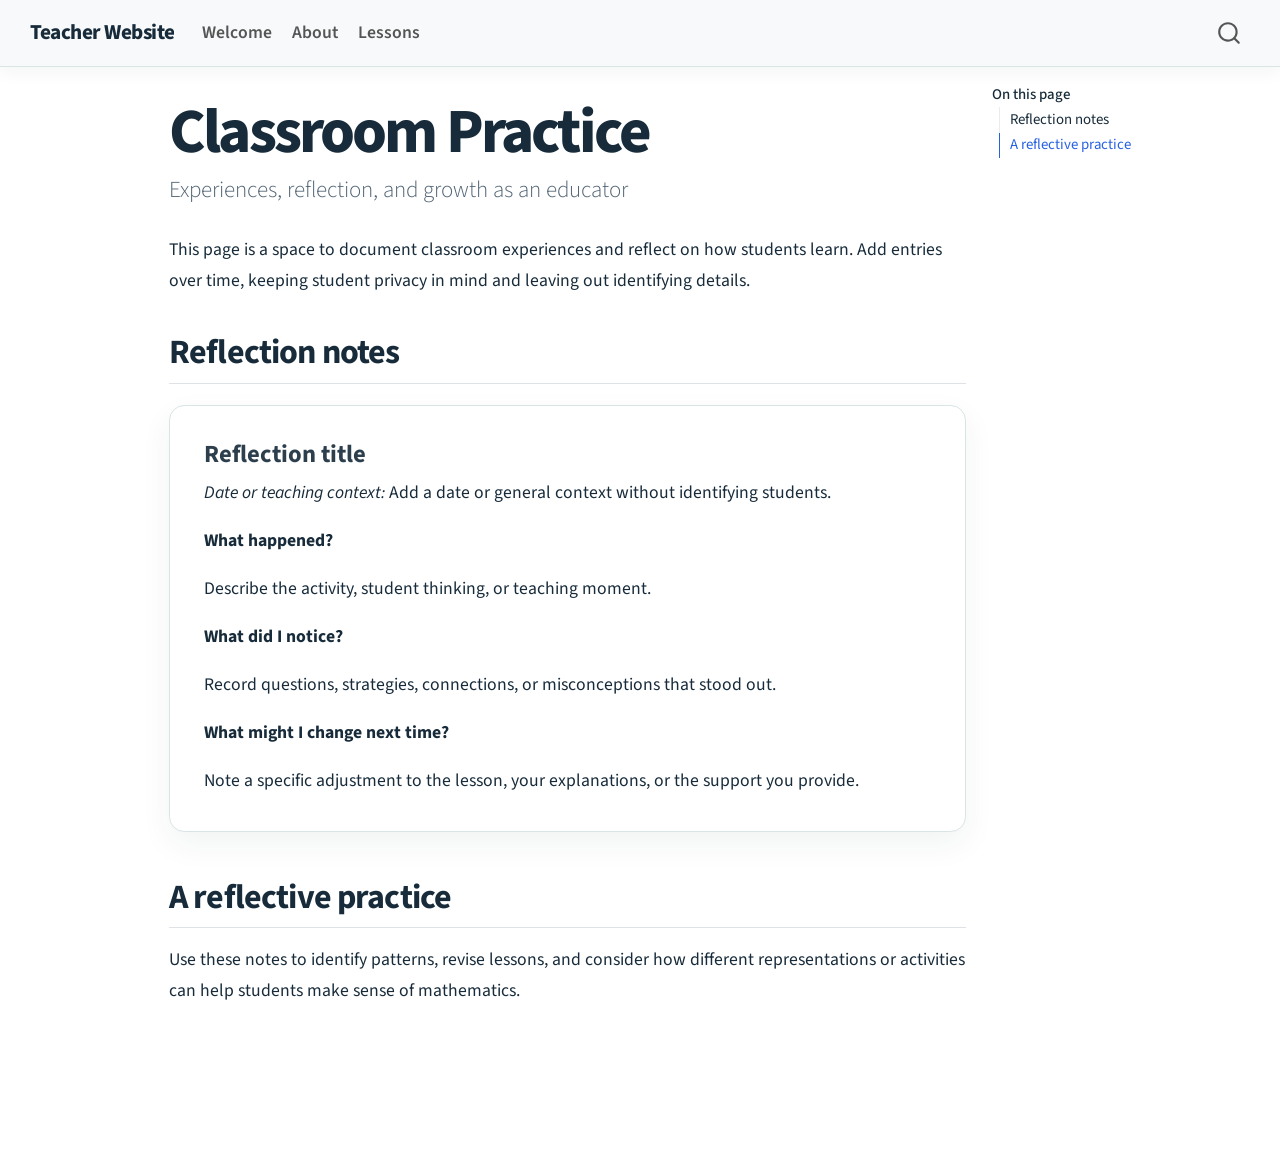
<file: classroom.html>
<!DOCTYPE html>
<html xmlns="http://www.w3.org/1999/xhtml" lang="en" xml:lang="en"><head>

<meta charset="utf-8">
<meta name="generator" content="quarto-1.10.18">

<meta name="viewport" content="width=device-width, initial-scale=1.0, user-scalable=yes">


<title>Classroom Practice – Teacher Website</title>
<style>
/* Default styles provided by pandoc.
** See https://pandoc.org/MANUAL.html#variables-for-html for config info.
*/
span.smallcaps{font-variant: small-caps;}
div.columns{display: flex; gap: 1.5em;}
div.column{flex: auto;}
@media screen {
div.columns{gap: min(4vw, 1.5em);}
div.column{overflow-x: auto;}
}
div.hanging-indent{margin-left: 1.5em; text-indent: -1.5em;}
ul.task-list{list-style: none;}
ul.task-list li input[type="checkbox"] {
  width: 0.8em;
  margin: 0 0.8em 0.2em -1em; /* quarto-specific, see https://github.com/quarto-dev/quarto-cli/issues/4556 */ 
  vertical-align: middle;
}
</style>


<script src="site_libs/quarto-nav/quarto-nav.js"></script>
<script src="site_libs/quarto-nav/headroom.min.js"></script>
<script src="site_libs/clipboard/clipboard.min.js"></script>
<script src="site_libs/quarto-search/autocomplete.umd.js"></script>
<script src="site_libs/quarto-search/fuse.min.js"></script>
<script src="site_libs/quarto-search/quarto-search.js"></script>
<meta name="quarto:offset" content="./">
<script src="site_libs/quarto-html/quarto.js" type="module"></script>
<script src="site_libs/quarto-html/tabsets/tabsets.js" type="module"></script>
<script src="site_libs/quarto-html/popper.min.js"></script>
<script src="site_libs/quarto-html/tippy.umd.min.js"></script>
<script src="site_libs/quarto-html/anchor.min.js"></script>
<link href="site_libs/quarto-html/tippy.css" rel="stylesheet">
<link href="site_libs/quarto-html/quarto-syntax-highlighting-64a204ab8560d761af7679ceaba22944.css" rel="stylesheet" id="quarto-text-highlighting-styles">
<script src="site_libs/bootstrap/bootstrap.min.js"></script>
<link href="site_libs/bootstrap/bootstrap-icons.css" rel="stylesheet">
<link href="site_libs/bootstrap/bootstrap-445b8638c3d06994fee0907d791121c4.min.css" rel="stylesheet" append-hash="true" id="quarto-bootstrap" data-mode="light">
<script id="quarto-search-options" type="application/json">{
  "location": "navbar",
  "copy-button": false,
  "collapse-after": 3,
  "panel-placement": "end",
  "type": "overlay",
  "limit": 50,
  "keyboard-shortcut": [
    "f",
    "/",
    "s"
  ],
  "show-item-context": false,
  "language": {
    "search-no-results-text": "No results",
    "search-matching-documents-text": "matching documents",
    "search-copy-link-title": "Copy link to search",
    "search-hide-matches-text": "Hide additional matches",
    "search-more-match-text": "more match in this document",
    "search-more-matches-text": "more matches in this document",
    "search-clear-button-title": "Clear",
    "search-text-placeholder": "",
    "search-detached-cancel-button-title": "Cancel",
    "search-submit-button-title": "Submit",
    "search-label": "Search"
  }
}</script>
<style>html{ scroll-behavior: smooth; }</style>


<link rel="stylesheet" href="styles.css">
</head>

<body class="nav-fixed quarto-light">

<div id="quarto-search-results"></div>
  <header id="quarto-header" class="headroom fixed-top">
    <nav class="navbar navbar-expand-lg " data-bs-theme="dark">
      <div class="navbar-container container-fluid">
      <div class="navbar-brand-container mx-auto">
    <a class="navbar-brand" href="./index.html">
    <span class="navbar-title">Teacher Website</span>
    </a>
  </div>
            <div id="quarto-search" class="" title="Search"></div>
          <button class="navbar-toggler" type="button" data-bs-toggle="collapse" data-bs-target="#navbarCollapse" aria-controls="navbarCollapse" role="menu" aria-expanded="false" aria-label="Toggle navigation" onclick="if (window.quartoToggleHeadroom) { window.quartoToggleHeadroom(); }">
  <span class="navbar-toggler-icon"></span>
</button>
          <div class="collapse navbar-collapse" id="navbarCollapse">
            <ul class="navbar-nav navbar-nav-scroll me-auto">
  <li class="nav-item">
    <a class="nav-link" href="./index.html"> 
<span class="menu-text">Welcome</span></a>
  </li>  
  <li class="nav-item">
    <a class="nav-link" href="./resume.html"> 
<span class="menu-text">About</span></a>
  </li>  
  <li class="nav-item">
    <a class="nav-link" href="./lessons.html"> 
<span class="menu-text">Lessons</span></a>
  </li>  
</ul>
          </div> <!-- /navcollapse -->
            <div class="quarto-navbar-tools">
</div>
      </div> <!-- /container-fluid -->
    </nav>
</header>
<!-- content -->
<div id="quarto-content" class="quarto-container page-columns page-rows-contents page-layout-article page-navbar">
<!-- sidebar -->
<!-- margin-sidebar -->
    <div id="quarto-margin-sidebar" class="sidebar margin-sidebar">
        <nav id="TOC" role="doc-toc" class="toc-active">
    <h2 id="toc-title">On this page</h2>
   
  <ul>
  <li><a href="#reflection-notes" id="toc-reflection-notes" class="nav-link active" data-scroll-target="#reflection-notes">Reflection notes</a>
  <ul class="collapse">
  <li><a href="#reflection-title" id="toc-reflection-title" class="nav-link" data-scroll-target="#reflection-title">Reflection title</a></li>
  </ul></li>
  <li><a href="#a-reflective-practice" id="toc-a-reflective-practice" class="nav-link" data-scroll-target="#a-reflective-practice">A reflective practice</a></li>
  </ul>
</nav>
    </div>
<!-- main -->
<main class="content" id="quarto-document-content">

<header id="title-block-header" class="quarto-title-block default">
<div class="quarto-title">
<h1 class="title">Classroom Practice</h1>
<p class="subtitle lead">Experiences, reflection, and growth as an educator</p>
</div>



<div class="quarto-title-meta">

    
  
    
  </div>
  


</header>


<p>This page is a space to document classroom experiences and reflect on how students learn. Add entries over time, keeping student privacy in mind and leaving out identifying details.</p>
<section id="reflection-notes" class="level2">
<h2 class="anchored" data-anchor-id="reflection-notes">Reflection notes</h2>
<section id="reflection-title" class="level3 portfolio-card">
<h3 class="anchored" data-anchor-id="reflection-title">Reflection title</h3>
<p><em>Date or teaching context:</em> Add a date or general context without identifying students.</p>
<p><strong>What happened?</strong></p>
<p>Describe the activity, student thinking, or teaching moment.</p>
<p><strong>What did I notice?</strong></p>
<p>Record questions, strategies, connections, or misconceptions that stood out.</p>
<p><strong>What might I change next time?</strong></p>
<p>Note a specific adjustment to the lesson, your explanations, or the support you provide.</p>
</section>
</section>
<section id="a-reflective-practice" class="level2">
<h2 class="anchored" data-anchor-id="a-reflective-practice">A reflective practice</h2>
<p>Use these notes to identify patterns, revise lessons, and consider how different representations or activities can help students make sense of mathematics.</p>


</section>

</main> <!-- /main -->
<script id="quarto-html-after-body" type="application/javascript">
  window.document.addEventListener("DOMContentLoaded", function (event) {
    const icon = "";
    const anchorJS = new window.AnchorJS();
    anchorJS.options = {
      placement: 'right',
      icon: icon
    };
    anchorJS.add('.anchored');
    const isCodeAnnotation = (el) => {
      for (const clz of el.classList) {
        if (clz.startsWith('code-annotation-')) {                     
          return true;
        }
      }
      return false;
    }
    const onCopySuccess = function(e) {
      // button target
      const button = e.trigger;
      // don't keep focus
      button.blur();
      // flash "checked"
      button.classList.add('code-copy-button-checked');
      var currentTitle = button.getAttribute("title");
      button.setAttribute("title", "Copied!");
      let tooltip;
      if (window.bootstrap) {
        button.setAttribute("data-bs-toggle", "tooltip");
        button.setAttribute("data-bs-placement", "left");
        button.setAttribute("data-bs-title", "Copied!");
        tooltip = new bootstrap.Tooltip(button, 
          { trigger: "manual", 
            customClass: "code-copy-button-tooltip",
            offset: [0, -8]});
        tooltip.show();    
      }
      setTimeout(function() {
        if (tooltip) {
          tooltip.hide();
          button.removeAttribute("data-bs-title");
          button.removeAttribute("data-bs-toggle");
          button.removeAttribute("data-bs-placement");
        }
        button.setAttribute("title", currentTitle);
        button.classList.remove('code-copy-button-checked');
      }, 1000);
      // clear code selection
      e.clearSelection();
    }
    const getTextToCopy = function(trigger) {
      const outerScaffold = trigger.parentElement.cloneNode(true);
      const codeEl = outerScaffold.querySelector('code');
      for (const childEl of codeEl.children) {
        if (isCodeAnnotation(childEl)) {
          childEl.remove();
        }
      }
      return codeEl.innerText;
    }
    const clipboard = new window.ClipboardJS('.code-copy-button:not([data-in-quarto-modal])', {
      text: getTextToCopy
    });
    clipboard.on('success', onCopySuccess);
    if (window.document.getElementById('quarto-embedded-source-code-modal')) {
      const clipboardModal = new window.ClipboardJS('.code-copy-button[data-in-quarto-modal]', {
        text: getTextToCopy,
        container: window.document.getElementById('quarto-embedded-source-code-modal')
      });
      clipboardModal.on('success', onCopySuccess);
    }
      var localhostRegex = new RegExp(/^(?:http|https):\/\/localhost\:?[0-9]*\//);
      var mailtoRegex = new RegExp(/^mailto:/);
        var filterRegex = new RegExp('/' + window.location.host + '/');
      var isInternal = (href) => {
          return filterRegex.test(href) || localhostRegex.test(href) || mailtoRegex.test(href);
      }
      // Inspect non-navigation links and adorn them if external
     var links = window.document.querySelectorAll('a[href]:not(.nav-link):not(.navbar-brand):not(.toc-action):not(.sidebar-link):not(.sidebar-item-toggle):not(.pagination-link):not(.no-external):not([aria-hidden]):not(.dropdown-item):not(.quarto-navigation-tool):not(.about-link)');
      for (var i=0; i<links.length; i++) {
        const link = links[i];
        if (!isInternal(link.href)) {
          // undo the damage that might have been done by quarto-nav.js in the case of
          // links that we want to consider external
          if (link.dataset.originalHref !== undefined) {
            link.href = link.dataset.originalHref;
          }
        }
      }
    function tippyHover(el, contentFn, onTriggerFn, onUntriggerFn) {
      const config = {
        allowHTML: true,
        maxWidth: 500,
        delay: 100,
        arrow: false,
        appendTo: function(el) {
            return el.parentElement;
        },
        interactive: true,
        interactiveBorder: 10,
        theme: 'quarto',
        placement: 'bottom-start',
      };
      if (contentFn) {
        config.content = contentFn;
      }
      if (onTriggerFn) {
        config.onTrigger = onTriggerFn;
      }
      if (onUntriggerFn) {
        config.onUntrigger = onUntriggerFn;
      }
      window.tippy(el, config); 
    }
    const noterefs = window.document.querySelectorAll('a[role="doc-noteref"]');
    for (var i=0; i<noterefs.length; i++) {
      const ref = noterefs[i];
      tippyHover(ref, function() {
        // use id or data attribute instead here
        let href = ref.getAttribute('data-footnote-href') || ref.getAttribute('href');
        try { href = new URL(href).hash; } catch {}
        const id = href.replace(/^#\/?/, "");
        const note = window.document.getElementById(id);
        if (note) {
          return note.innerHTML;
        } else {
          return "";
        }
      });
    }
    const xrefs = window.document.querySelectorAll('a.quarto-xref');
    const processXRef = (id, note) => {
      // Strip column container classes
      const stripColumnClz = (el) => {
        el.classList.remove("page-full", "page-columns");
        if (el.children) {
          for (const child of el.children) {
            stripColumnClz(child);
          }
        }
      }
      stripColumnClz(note)
      if (id === null || id.startsWith('sec-')) {
        // Special case sections, only their first couple elements
        const container = document.createElement("div");
        if (note.children && note.children.length > 2) {
          container.appendChild(note.children[0].cloneNode(true));
          for (let i = 1; i < note.children.length; i++) {
            const child = note.children[i];
            if (child.tagName === "P" && child.innerText === "") {
              continue;
            } else {
              container.appendChild(child.cloneNode(true));
              break;
            }
          }
          if (window.Quarto?.typesetMath) {
            window.Quarto.typesetMath(container);
          }
          return container.innerHTML
        } else {
          if (window.Quarto?.typesetMath) {
            window.Quarto.typesetMath(note);
          }
          return note.innerHTML;
        }
      } else {
        // Remove any anchor links if they are present
        const anchorLink = note.querySelector('a.anchorjs-link');
        if (anchorLink) {
          anchorLink.remove();
        }
        if (window.Quarto?.typesetMath) {
          window.Quarto.typesetMath(note);
        }
        if (note.classList.contains("callout")) {
          return note.outerHTML;
        } else {
          return note.innerHTML;
        }
      }
    }
    for (var i=0; i<xrefs.length; i++) {
      const xref = xrefs[i];
      tippyHover(xref, undefined, function(instance) {
        instance.disable();
        let url = xref.getAttribute('href');
        let hash = undefined; 
        if (url.startsWith('#')) {
          hash = url;
        } else {
          try { hash = new URL(url).hash; } catch {}
        }
        if (hash) {
          const id = hash.replace(/^#\/?/, "");
          const note = window.document.getElementById(id);
          if (note !== null) {
            try {
              const html = processXRef(id, note.cloneNode(true));
              instance.setContent(html);
            } finally {
              instance.enable();
              instance.show();
            }
          } else {
            // See if we can fetch this
            fetch(url.split('#')[0])
            .then(res => res.text())
            .then(html => {
              const parser = new DOMParser();
              const htmlDoc = parser.parseFromString(html, "text/html");
              const note = htmlDoc.getElementById(id);
              if (note !== null) {
                const html = processXRef(id, note);
                instance.setContent(html);
              } 
            }).finally(() => {
              instance.enable();
              instance.show();
            });
          }
        } else {
          // See if we can fetch a full url (with no hash to target)
          // This is a special case and we should probably do some content thinning / targeting
          fetch(url)
          .then(res => res.text())
          .then(html => {
            const parser = new DOMParser();
            const htmlDoc = parser.parseFromString(html, "text/html");
            const note = htmlDoc.querySelector('main.content');
            if (note !== null) {
              // This should only happen for chapter cross references
              // (since there is no id in the URL)
              // remove the first header
              if (note.children.length > 0 && note.children[0].tagName === "HEADER") {
                note.children[0].remove();
              }
              const html = processXRef(null, note);
              instance.setContent(html);
            } 
          }).finally(() => {
            instance.enable();
            instance.show();
          });
        }
      }, function(instance) {
      });
    }
        let selectedAnnoteEl;
        const selectorForAnnotation = ( cell, annotation) => {
          let cellAttr = 'data-code-cell="' + cell + '"';
          let lineAttr = 'data-code-annotation="' +  annotation + '"';
          const selector = 'span[' + cellAttr + '][' + lineAttr + ']';
          return selector;
        }
        const selectCodeLines = (annoteEl) => {
          const doc = window.document;
          const targetCell = annoteEl.getAttribute("data-target-cell");
          const targetAnnotation = annoteEl.getAttribute("data-target-annotation");
          const annoteSpan = window.document.querySelector(selectorForAnnotation(targetCell, targetAnnotation));
          const lines = annoteSpan.getAttribute("data-code-lines").split(",");
          const lineIds = lines.map((line) => {
            return targetCell + "-" + line;
          })
          let top = null;
          let height = null;
          let parent = null;
          if (lineIds.length > 0) {
              //compute the position of the single el (top and bottom and make a div)
              const el = window.document.getElementById(lineIds[0]);
              top = el.offsetTop;
              height = el.offsetHeight;
              parent = el.parentElement.parentElement;
            if (lineIds.length > 1) {
              const lastEl = window.document.getElementById(lineIds[lineIds.length - 1]);
              const bottom = lastEl.offsetTop + lastEl.offsetHeight;
              height = bottom - top;
            }
            if (top !== null && height !== null && parent !== null) {
              // cook up a div (if necessary) and position it 
              let div = window.document.getElementById("code-annotation-line-highlight");
              if (div === null) {
                div = window.document.createElement("div");
                div.setAttribute("id", "code-annotation-line-highlight");
                div.style.position = 'absolute';
                parent.appendChild(div);
              }
              div.style.top = top - 2 + "px";
              div.style.height = height + 4 + "px";
              div.style.left = 0;
              let gutterDiv = window.document.getElementById("code-annotation-line-highlight-gutter");
              if (gutterDiv === null) {
                gutterDiv = window.document.createElement("div");
                gutterDiv.setAttribute("id", "code-annotation-line-highlight-gutter");
                gutterDiv.style.position = 'absolute';
                const codeCell = window.document.getElementById(targetCell);
                const gutter = codeCell.querySelector('.code-annotation-gutter');
                gutter.appendChild(gutterDiv);
              }
              gutterDiv.style.top = top - 2 + "px";
              gutterDiv.style.height = height + 4 + "px";
            }
            selectedAnnoteEl = annoteEl;
          }
        };
        const unselectCodeLines = () => {
          const elementsIds = ["code-annotation-line-highlight", "code-annotation-line-highlight-gutter"];
          elementsIds.forEach((elId) => {
            const div = window.document.getElementById(elId);
            if (div) {
              div.remove();
            }
          });
          selectedAnnoteEl = undefined;
        };
          // Handle positioning of the toggle
      window.addEventListener(
        "resize",
        throttle(() => {
          elRect = undefined;
          if (selectedAnnoteEl) {
            selectCodeLines(selectedAnnoteEl);
          }
        }, 10)
      );
      function throttle(fn, ms) {
      let throttle = false;
      let timer;
        return (...args) => {
          if(!throttle) { // first call gets through
              fn.apply(this, args);
              throttle = true;
          } else { // all the others get throttled
              if(timer) clearTimeout(timer); // cancel #2
              timer = setTimeout(() => {
                fn.apply(this, args);
                timer = throttle = false;
              }, ms);
          }
        };
      }
        // Attach click handler to the DT
        const annoteDls = window.document.querySelectorAll('dt[data-target-cell]');
        for (const annoteDlNode of annoteDls) {
          annoteDlNode.addEventListener('click', (event) => {
            const clickedEl = event.target;
            if (clickedEl !== selectedAnnoteEl) {
              unselectCodeLines();
              const activeEl = window.document.querySelector('dt[data-target-cell].code-annotation-active');
              if (activeEl) {
                activeEl.classList.remove('code-annotation-active');
              }
              selectCodeLines(clickedEl);
              clickedEl.classList.add('code-annotation-active');
            } else {
              // Unselect the line
              unselectCodeLines();
              clickedEl.classList.remove('code-annotation-active');
            }
          });
        }
    const findCites = (el) => {
      const parentEl = el.parentElement;
      if (parentEl) {
        const cites = parentEl.dataset.cites;
        if (cites) {
          return {
            el,
            cites: cites.split(' ')
          };
        } else {
          return findCites(el.parentElement)
        }
      } else {
        return undefined;
      }
    };
    var bibliorefs = window.document.querySelectorAll('a[role="doc-biblioref"]');
    for (var i=0; i<bibliorefs.length; i++) {
      const ref = bibliorefs[i];
      const citeInfo = findCites(ref);
      if (citeInfo) {
        tippyHover(citeInfo.el, function() {
          var popup = window.document.createElement('div');
          citeInfo.cites.forEach(function(cite) {
            var citeDiv = window.document.createElement('div');
            citeDiv.classList.add('hanging-indent');
            citeDiv.classList.add('csl-entry');
            var biblioDiv = window.document.getElementById('ref-' + cite);
            if (biblioDiv) {
              citeDiv.innerHTML = biblioDiv.innerHTML;
            }
            popup.appendChild(citeDiv);
          });
          return popup.innerHTML;
        });
      }
    }
  });
  </script>
</div> <!-- /content -->




<script src="site_libs/quarto-html/zenscroll-min.js"></script>
</body></html>
</file>
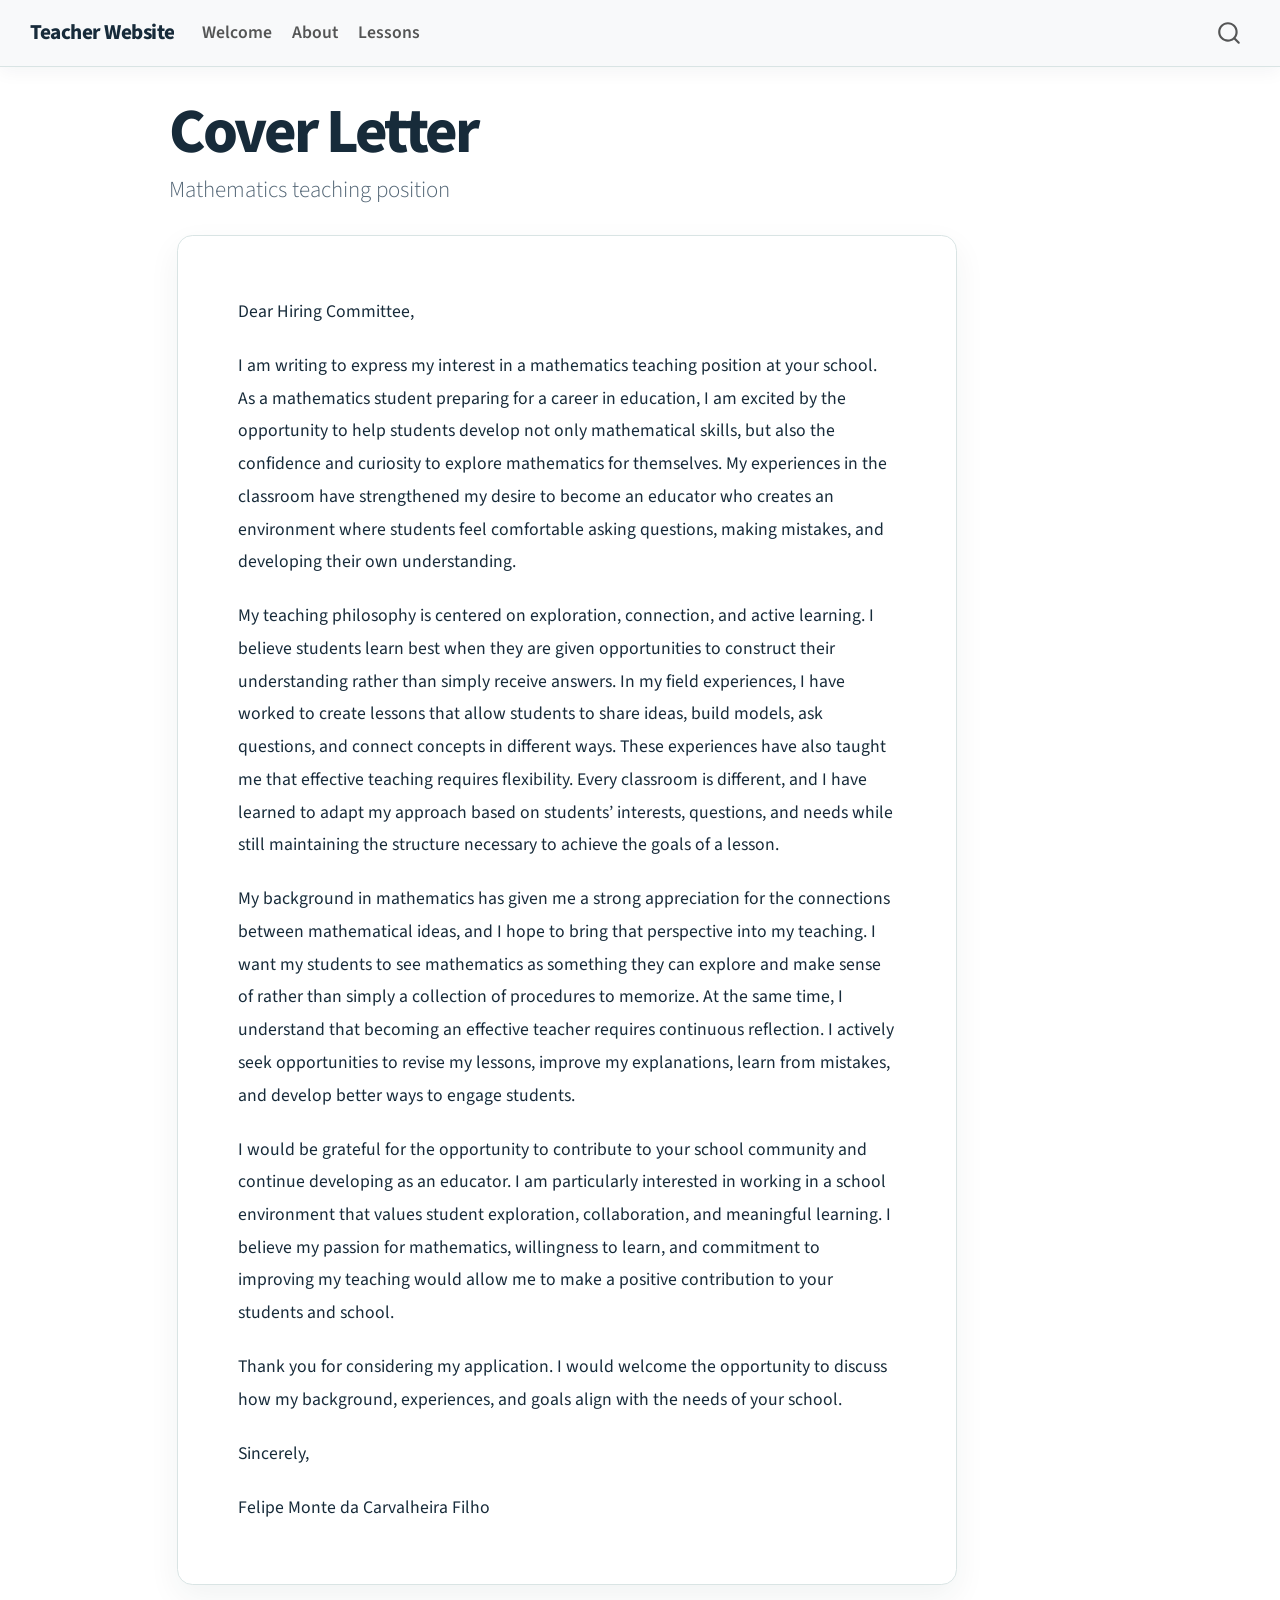
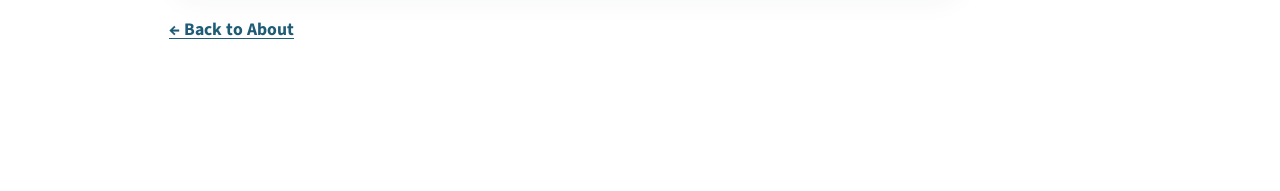
<file: cover-letter.html>
<!DOCTYPE html>
<html xmlns="http://www.w3.org/1999/xhtml" lang="en" xml:lang="en"><head>

<meta charset="utf-8">
<meta name="generator" content="quarto-1.10.18">

<meta name="viewport" content="width=device-width, initial-scale=1.0, user-scalable=yes">


<title>Cover Letter – Teacher Website</title>
<style>
/* Default styles provided by pandoc.
** See https://pandoc.org/MANUAL.html#variables-for-html for config info.
*/
span.smallcaps{font-variant: small-caps;}
div.columns{display: flex; gap: 1.5em;}
div.column{flex: auto;}
@media screen {
div.columns{gap: min(4vw, 1.5em);}
div.column{overflow-x: auto;}
}
div.hanging-indent{margin-left: 1.5em; text-indent: -1.5em;}
ul.task-list{list-style: none;}
ul.task-list li input[type="checkbox"] {
  width: 0.8em;
  margin: 0 0.8em 0.2em -1em; /* quarto-specific, see https://github.com/quarto-dev/quarto-cli/issues/4556 */ 
  vertical-align: middle;
}
</style>


<script src="site_libs/quarto-nav/quarto-nav.js"></script>
<script src="site_libs/quarto-nav/headroom.min.js"></script>
<script src="site_libs/clipboard/clipboard.min.js"></script>
<script src="site_libs/quarto-search/autocomplete.umd.js"></script>
<script src="site_libs/quarto-search/fuse.min.js"></script>
<script src="site_libs/quarto-search/quarto-search.js"></script>
<meta name="quarto:offset" content="./">
<script src="site_libs/quarto-html/quarto.js" type="module"></script>
<script src="site_libs/quarto-html/tabsets/tabsets.js" type="module"></script>
<script src="site_libs/quarto-html/popper.min.js"></script>
<script src="site_libs/quarto-html/tippy.umd.min.js"></script>
<script src="site_libs/quarto-html/anchor.min.js"></script>
<link href="site_libs/quarto-html/tippy.css" rel="stylesheet">
<link href="site_libs/quarto-html/quarto-syntax-highlighting-64a204ab8560d761af7679ceaba22944.css" rel="stylesheet" id="quarto-text-highlighting-styles">
<script src="site_libs/bootstrap/bootstrap.min.js"></script>
<link href="site_libs/bootstrap/bootstrap-icons.css" rel="stylesheet">
<link href="site_libs/bootstrap/bootstrap-445b8638c3d06994fee0907d791121c4.min.css" rel="stylesheet" append-hash="true" id="quarto-bootstrap" data-mode="light">
<script id="quarto-search-options" type="application/json">{
  "location": "navbar",
  "copy-button": false,
  "collapse-after": 3,
  "panel-placement": "end",
  "type": "overlay",
  "limit": 50,
  "keyboard-shortcut": [
    "f",
    "/",
    "s"
  ],
  "show-item-context": false,
  "language": {
    "search-no-results-text": "No results",
    "search-matching-documents-text": "matching documents",
    "search-copy-link-title": "Copy link to search",
    "search-hide-matches-text": "Hide additional matches",
    "search-more-match-text": "more match in this document",
    "search-more-matches-text": "more matches in this document",
    "search-clear-button-title": "Clear",
    "search-text-placeholder": "",
    "search-detached-cancel-button-title": "Cancel",
    "search-submit-button-title": "Submit",
    "search-label": "Search"
  }
}</script>
<style>html{ scroll-behavior: smooth; }</style>


<link rel="stylesheet" href="styles.css">
</head>

<body class="nav-fixed quarto-light">

<div id="quarto-search-results"></div>
  <header id="quarto-header" class="headroom fixed-top">
    <nav class="navbar navbar-expand-lg " data-bs-theme="dark">
      <div class="navbar-container container-fluid">
      <div class="navbar-brand-container mx-auto">
    <a class="navbar-brand" href="./index.html">
    <span class="navbar-title">Teacher Website</span>
    </a>
  </div>
            <div id="quarto-search" class="" title="Search"></div>
          <button class="navbar-toggler" type="button" data-bs-toggle="collapse" data-bs-target="#navbarCollapse" aria-controls="navbarCollapse" role="menu" aria-expanded="false" aria-label="Toggle navigation" onclick="if (window.quartoToggleHeadroom) { window.quartoToggleHeadroom(); }">
  <span class="navbar-toggler-icon"></span>
</button>
          <div class="collapse navbar-collapse" id="navbarCollapse">
            <ul class="navbar-nav navbar-nav-scroll me-auto">
  <li class="nav-item">
    <a class="nav-link" href="./index.html"> 
<span class="menu-text">Welcome</span></a>
  </li>  
  <li class="nav-item">
    <a class="nav-link" href="./resume.html"> 
<span class="menu-text">About</span></a>
  </li>  
  <li class="nav-item">
    <a class="nav-link" href="./lessons.html"> 
<span class="menu-text">Lessons</span></a>
  </li>  
</ul>
          </div> <!-- /navcollapse -->
            <div class="quarto-navbar-tools">
</div>
      </div> <!-- /container-fluid -->
    </nav>
</header>
<!-- content -->
<div id="quarto-content" class="quarto-container page-columns page-rows-contents page-layout-article page-navbar">
<!-- sidebar -->
<!-- margin-sidebar -->
    <div id="quarto-margin-sidebar" class="sidebar margin-sidebar zindex-bottom">
        
    </div>
<!-- main -->
<main class="content" id="quarto-document-content">

<header id="title-block-header" class="quarto-title-block default">
<div class="quarto-title">
<h1 class="title">Cover Letter</h1>
<p class="subtitle lead">Mathematics teaching position</p>
</div>



<div class="quarto-title-meta">

    
  
    
  </div>
  


</header>


<div class="cover-letter">
<p>Dear Hiring Committee,</p>
<p>I am writing to express my interest in a mathematics teaching position at your school. As a mathematics student preparing for a career in education, I am excited by the opportunity to help students develop not only mathematical skills, but also the confidence and curiosity to explore mathematics for themselves. My experiences in the classroom have strengthened my desire to become an educator who creates an environment where students feel comfortable asking questions, making mistakes, and developing their own understanding.</p>
<p>My teaching philosophy is centered on exploration, connection, and active learning. I believe students learn best when they are given opportunities to construct their understanding rather than simply receive answers. In my field experiences, I have worked to create lessons that allow students to share ideas, build models, ask questions, and connect concepts in different ways. These experiences have also taught me that effective teaching requires flexibility. Every classroom is different, and I have learned to adapt my approach based on students’ interests, questions, and needs while still maintaining the structure necessary to achieve the goals of a lesson.</p>
<p>My background in mathematics has given me a strong appreciation for the connections between mathematical ideas, and I hope to bring that perspective into my teaching. I want my students to see mathematics as something they can explore and make sense of rather than simply a collection of procedures to memorize. At the same time, I understand that becoming an effective teacher requires continuous reflection. I actively seek opportunities to revise my lessons, improve my explanations, learn from mistakes, and develop better ways to engage students.</p>
<p>I would be grateful for the opportunity to contribute to your school community and continue developing as an educator. I am particularly interested in working in a school environment that values student exploration, collaboration, and meaningful learning. I believe my passion for mathematics, willingness to learn, and commitment to improving my teaching would allow me to make a positive contribution to your students and school.</p>
<p>Thank you for considering my application. I would welcome the opportunity to discuss how my background, experiences, and goals align with the needs of your school.</p>
<p>Sincerely,</p>
<p>Felipe Monte da Carvalheira Filho</p>
</div>
<p><a href="./resume.html">← Back to About</a></p>



</main> <!-- /main -->
<script id="quarto-html-after-body" type="application/javascript">
  window.document.addEventListener("DOMContentLoaded", function (event) {
    const icon = "";
    const anchorJS = new window.AnchorJS();
    anchorJS.options = {
      placement: 'right',
      icon: icon
    };
    anchorJS.add('.anchored');
    const isCodeAnnotation = (el) => {
      for (const clz of el.classList) {
        if (clz.startsWith('code-annotation-')) {                     
          return true;
        }
      }
      return false;
    }
    const onCopySuccess = function(e) {
      // button target
      const button = e.trigger;
      // don't keep focus
      button.blur();
      // flash "checked"
      button.classList.add('code-copy-button-checked');
      var currentTitle = button.getAttribute("title");
      button.setAttribute("title", "Copied!");
      let tooltip;
      if (window.bootstrap) {
        button.setAttribute("data-bs-toggle", "tooltip");
        button.setAttribute("data-bs-placement", "left");
        button.setAttribute("data-bs-title", "Copied!");
        tooltip = new bootstrap.Tooltip(button, 
          { trigger: "manual", 
            customClass: "code-copy-button-tooltip",
            offset: [0, -8]});
        tooltip.show();    
      }
      setTimeout(function() {
        if (tooltip) {
          tooltip.hide();
          button.removeAttribute("data-bs-title");
          button.removeAttribute("data-bs-toggle");
          button.removeAttribute("data-bs-placement");
        }
        button.setAttribute("title", currentTitle);
        button.classList.remove('code-copy-button-checked');
      }, 1000);
      // clear code selection
      e.clearSelection();
    }
    const getTextToCopy = function(trigger) {
      const outerScaffold = trigger.parentElement.cloneNode(true);
      const codeEl = outerScaffold.querySelector('code');
      for (const childEl of codeEl.children) {
        if (isCodeAnnotation(childEl)) {
          childEl.remove();
        }
      }
      return codeEl.innerText;
    }
    const clipboard = new window.ClipboardJS('.code-copy-button:not([data-in-quarto-modal])', {
      text: getTextToCopy
    });
    clipboard.on('success', onCopySuccess);
    if (window.document.getElementById('quarto-embedded-source-code-modal')) {
      const clipboardModal = new window.ClipboardJS('.code-copy-button[data-in-quarto-modal]', {
        text: getTextToCopy,
        container: window.document.getElementById('quarto-embedded-source-code-modal')
      });
      clipboardModal.on('success', onCopySuccess);
    }
      var localhostRegex = new RegExp(/^(?:http|https):\/\/localhost\:?[0-9]*\//);
      var mailtoRegex = new RegExp(/^mailto:/);
        var filterRegex = new RegExp('/' + window.location.host + '/');
      var isInternal = (href) => {
          return filterRegex.test(href) || localhostRegex.test(href) || mailtoRegex.test(href);
      }
      // Inspect non-navigation links and adorn them if external
     var links = window.document.querySelectorAll('a[href]:not(.nav-link):not(.navbar-brand):not(.toc-action):not(.sidebar-link):not(.sidebar-item-toggle):not(.pagination-link):not(.no-external):not([aria-hidden]):not(.dropdown-item):not(.quarto-navigation-tool):not(.about-link)');
      for (var i=0; i<links.length; i++) {
        const link = links[i];
        if (!isInternal(link.href)) {
          // undo the damage that might have been done by quarto-nav.js in the case of
          // links that we want to consider external
          if (link.dataset.originalHref !== undefined) {
            link.href = link.dataset.originalHref;
          }
        }
      }
    function tippyHover(el, contentFn, onTriggerFn, onUntriggerFn) {
      const config = {
        allowHTML: true,
        maxWidth: 500,
        delay: 100,
        arrow: false,
        appendTo: function(el) {
            return el.parentElement;
        },
        interactive: true,
        interactiveBorder: 10,
        theme: 'quarto',
        placement: 'bottom-start',
      };
      if (contentFn) {
        config.content = contentFn;
      }
      if (onTriggerFn) {
        config.onTrigger = onTriggerFn;
      }
      if (onUntriggerFn) {
        config.onUntrigger = onUntriggerFn;
      }
      window.tippy(el, config); 
    }
    const noterefs = window.document.querySelectorAll('a[role="doc-noteref"]');
    for (var i=0; i<noterefs.length; i++) {
      const ref = noterefs[i];
      tippyHover(ref, function() {
        // use id or data attribute instead here
        let href = ref.getAttribute('data-footnote-href') || ref.getAttribute('href');
        try { href = new URL(href).hash; } catch {}
        const id = href.replace(/^#\/?/, "");
        const note = window.document.getElementById(id);
        if (note) {
          return note.innerHTML;
        } else {
          return "";
        }
      });
    }
    const xrefs = window.document.querySelectorAll('a.quarto-xref');
    const processXRef = (id, note) => {
      // Strip column container classes
      const stripColumnClz = (el) => {
        el.classList.remove("page-full", "page-columns");
        if (el.children) {
          for (const child of el.children) {
            stripColumnClz(child);
          }
        }
      }
      stripColumnClz(note)
      if (id === null || id.startsWith('sec-')) {
        // Special case sections, only their first couple elements
        const container = document.createElement("div");
        if (note.children && note.children.length > 2) {
          container.appendChild(note.children[0].cloneNode(true));
          for (let i = 1; i < note.children.length; i++) {
            const child = note.children[i];
            if (child.tagName === "P" && child.innerText === "") {
              continue;
            } else {
              container.appendChild(child.cloneNode(true));
              break;
            }
          }
          if (window.Quarto?.typesetMath) {
            window.Quarto.typesetMath(container);
          }
          return container.innerHTML
        } else {
          if (window.Quarto?.typesetMath) {
            window.Quarto.typesetMath(note);
          }
          return note.innerHTML;
        }
      } else {
        // Remove any anchor links if they are present
        const anchorLink = note.querySelector('a.anchorjs-link');
        if (anchorLink) {
          anchorLink.remove();
        }
        if (window.Quarto?.typesetMath) {
          window.Quarto.typesetMath(note);
        }
        if (note.classList.contains("callout")) {
          return note.outerHTML;
        } else {
          return note.innerHTML;
        }
      }
    }
    for (var i=0; i<xrefs.length; i++) {
      const xref = xrefs[i];
      tippyHover(xref, undefined, function(instance) {
        instance.disable();
        let url = xref.getAttribute('href');
        let hash = undefined; 
        if (url.startsWith('#')) {
          hash = url;
        } else {
          try { hash = new URL(url).hash; } catch {}
        }
        if (hash) {
          const id = hash.replace(/^#\/?/, "");
          const note = window.document.getElementById(id);
          if (note !== null) {
            try {
              const html = processXRef(id, note.cloneNode(true));
              instance.setContent(html);
            } finally {
              instance.enable();
              instance.show();
            }
          } else {
            // See if we can fetch this
            fetch(url.split('#')[0])
            .then(res => res.text())
            .then(html => {
              const parser = new DOMParser();
              const htmlDoc = parser.parseFromString(html, "text/html");
              const note = htmlDoc.getElementById(id);
              if (note !== null) {
                const html = processXRef(id, note);
                instance.setContent(html);
              } 
            }).finally(() => {
              instance.enable();
              instance.show();
            });
          }
        } else {
          // See if we can fetch a full url (with no hash to target)
          // This is a special case and we should probably do some content thinning / targeting
          fetch(url)
          .then(res => res.text())
          .then(html => {
            const parser = new DOMParser();
            const htmlDoc = parser.parseFromString(html, "text/html");
            const note = htmlDoc.querySelector('main.content');
            if (note !== null) {
              // This should only happen for chapter cross references
              // (since there is no id in the URL)
              // remove the first header
              if (note.children.length > 0 && note.children[0].tagName === "HEADER") {
                note.children[0].remove();
              }
              const html = processXRef(null, note);
              instance.setContent(html);
            } 
          }).finally(() => {
            instance.enable();
            instance.show();
          });
        }
      }, function(instance) {
      });
    }
        let selectedAnnoteEl;
        const selectorForAnnotation = ( cell, annotation) => {
          let cellAttr = 'data-code-cell="' + cell + '"';
          let lineAttr = 'data-code-annotation="' +  annotation + '"';
          const selector = 'span[' + cellAttr + '][' + lineAttr + ']';
          return selector;
        }
        const selectCodeLines = (annoteEl) => {
          const doc = window.document;
          const targetCell = annoteEl.getAttribute("data-target-cell");
          const targetAnnotation = annoteEl.getAttribute("data-target-annotation");
          const annoteSpan = window.document.querySelector(selectorForAnnotation(targetCell, targetAnnotation));
          const lines = annoteSpan.getAttribute("data-code-lines").split(",");
          const lineIds = lines.map((line) => {
            return targetCell + "-" + line;
          })
          let top = null;
          let height = null;
          let parent = null;
          if (lineIds.length > 0) {
              //compute the position of the single el (top and bottom and make a div)
              const el = window.document.getElementById(lineIds[0]);
              top = el.offsetTop;
              height = el.offsetHeight;
              parent = el.parentElement.parentElement;
            if (lineIds.length > 1) {
              const lastEl = window.document.getElementById(lineIds[lineIds.length - 1]);
              const bottom = lastEl.offsetTop + lastEl.offsetHeight;
              height = bottom - top;
            }
            if (top !== null && height !== null && parent !== null) {
              // cook up a div (if necessary) and position it 
              let div = window.document.getElementById("code-annotation-line-highlight");
              if (div === null) {
                div = window.document.createElement("div");
                div.setAttribute("id", "code-annotation-line-highlight");
                div.style.position = 'absolute';
                parent.appendChild(div);
              }
              div.style.top = top - 2 + "px";
              div.style.height = height + 4 + "px";
              div.style.left = 0;
              let gutterDiv = window.document.getElementById("code-annotation-line-highlight-gutter");
              if (gutterDiv === null) {
                gutterDiv = window.document.createElement("div");
                gutterDiv.setAttribute("id", "code-annotation-line-highlight-gutter");
                gutterDiv.style.position = 'absolute';
                const codeCell = window.document.getElementById(targetCell);
                const gutter = codeCell.querySelector('.code-annotation-gutter');
                gutter.appendChild(gutterDiv);
              }
              gutterDiv.style.top = top - 2 + "px";
              gutterDiv.style.height = height + 4 + "px";
            }
            selectedAnnoteEl = annoteEl;
          }
        };
        const unselectCodeLines = () => {
          const elementsIds = ["code-annotation-line-highlight", "code-annotation-line-highlight-gutter"];
          elementsIds.forEach((elId) => {
            const div = window.document.getElementById(elId);
            if (div) {
              div.remove();
            }
          });
          selectedAnnoteEl = undefined;
        };
          // Handle positioning of the toggle
      window.addEventListener(
        "resize",
        throttle(() => {
          elRect = undefined;
          if (selectedAnnoteEl) {
            selectCodeLines(selectedAnnoteEl);
          }
        }, 10)
      );
      function throttle(fn, ms) {
      let throttle = false;
      let timer;
        return (...args) => {
          if(!throttle) { // first call gets through
              fn.apply(this, args);
              throttle = true;
          } else { // all the others get throttled
              if(timer) clearTimeout(timer); // cancel #2
              timer = setTimeout(() => {
                fn.apply(this, args);
                timer = throttle = false;
              }, ms);
          }
        };
      }
        // Attach click handler to the DT
        const annoteDls = window.document.querySelectorAll('dt[data-target-cell]');
        for (const annoteDlNode of annoteDls) {
          annoteDlNode.addEventListener('click', (event) => {
            const clickedEl = event.target;
            if (clickedEl !== selectedAnnoteEl) {
              unselectCodeLines();
              const activeEl = window.document.querySelector('dt[data-target-cell].code-annotation-active');
              if (activeEl) {
                activeEl.classList.remove('code-annotation-active');
              }
              selectCodeLines(clickedEl);
              clickedEl.classList.add('code-annotation-active');
            } else {
              // Unselect the line
              unselectCodeLines();
              clickedEl.classList.remove('code-annotation-active');
            }
          });
        }
    const findCites = (el) => {
      const parentEl = el.parentElement;
      if (parentEl) {
        const cites = parentEl.dataset.cites;
        if (cites) {
          return {
            el,
            cites: cites.split(' ')
          };
        } else {
          return findCites(el.parentElement)
        }
      } else {
        return undefined;
      }
    };
    var bibliorefs = window.document.querySelectorAll('a[role="doc-biblioref"]');
    for (var i=0; i<bibliorefs.length; i++) {
      const ref = bibliorefs[i];
      const citeInfo = findCites(ref);
      if (citeInfo) {
        tippyHover(citeInfo.el, function() {
          var popup = window.document.createElement('div');
          citeInfo.cites.forEach(function(cite) {
            var citeDiv = window.document.createElement('div');
            citeDiv.classList.add('hanging-indent');
            citeDiv.classList.add('csl-entry');
            var biblioDiv = window.document.getElementById('ref-' + cite);
            if (biblioDiv) {
              citeDiv.innerHTML = biblioDiv.innerHTML;
            }
            popup.appendChild(citeDiv);
          });
          return popup.innerHTML;
        });
      }
    }
  });
  </script>
</div> <!-- /content -->




<script src="site_libs/quarto-html/zenscroll-min.js"></script>
</body></html>
</file>
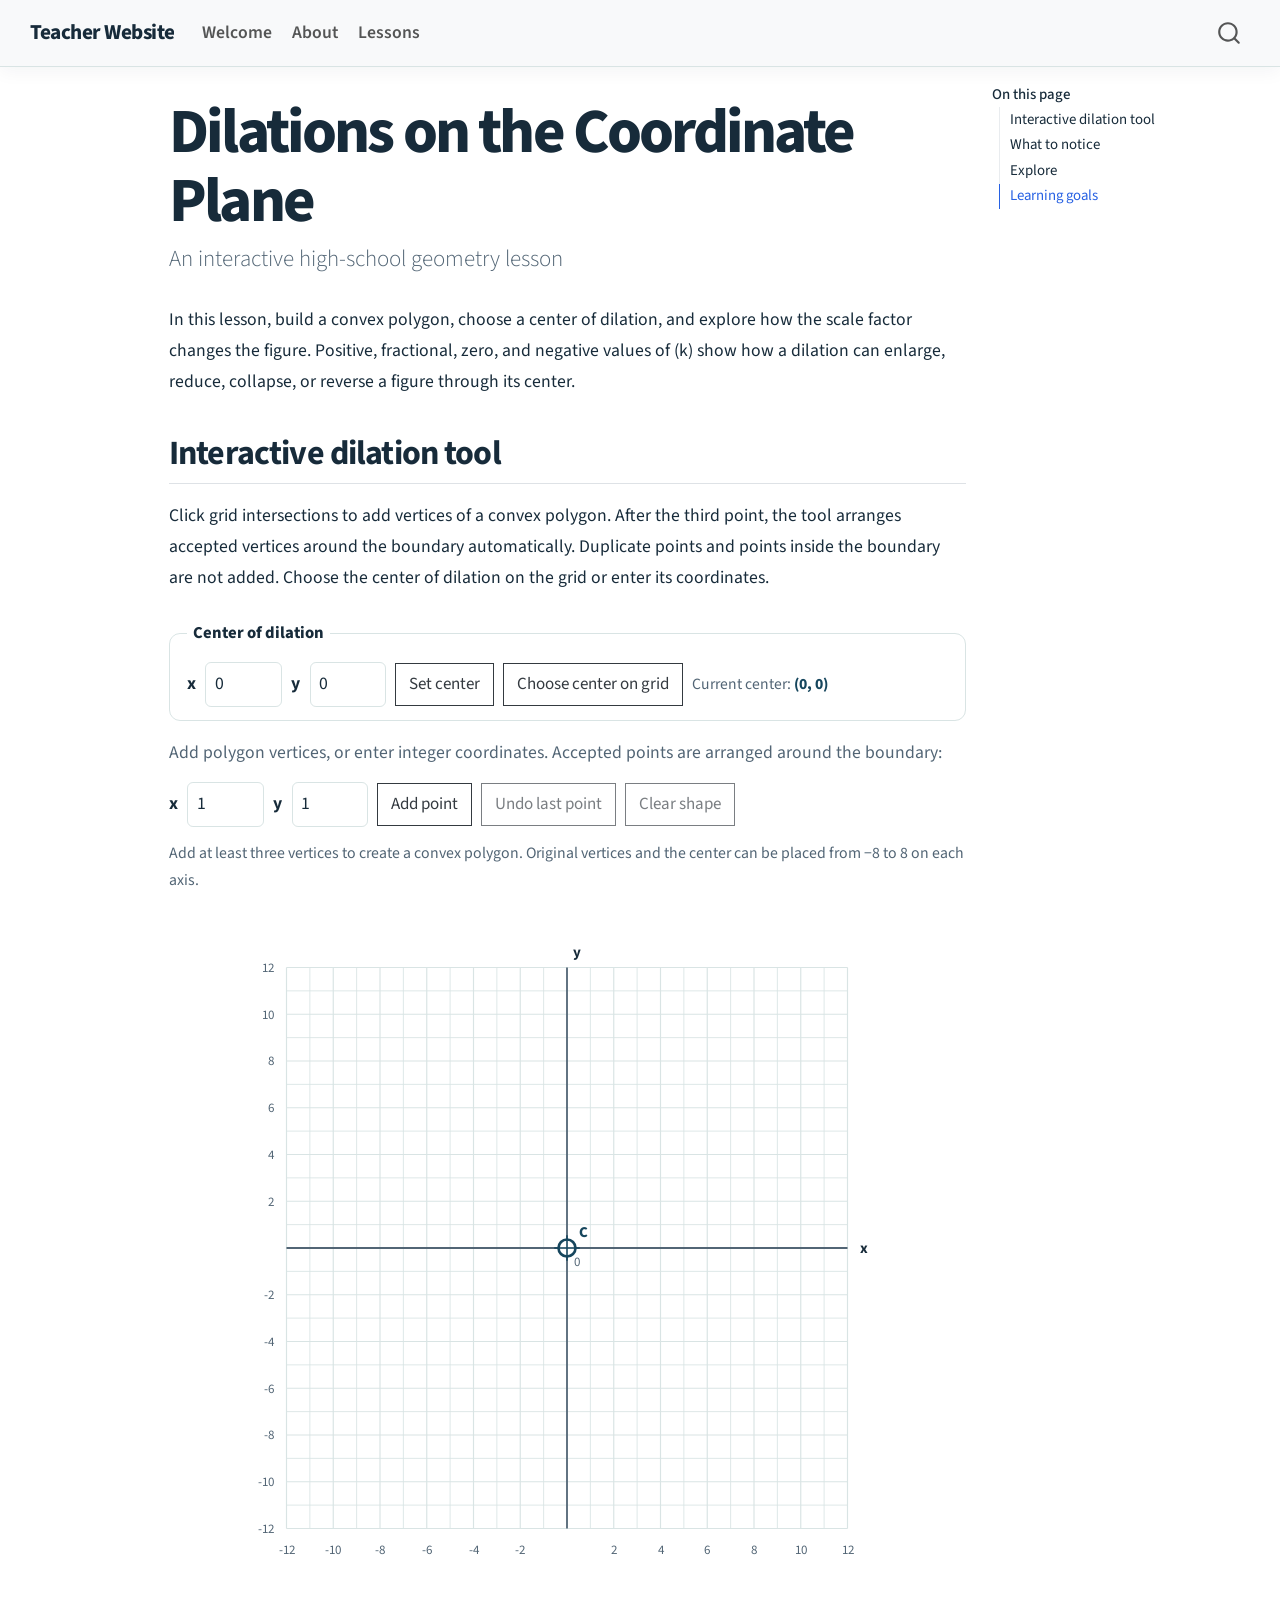
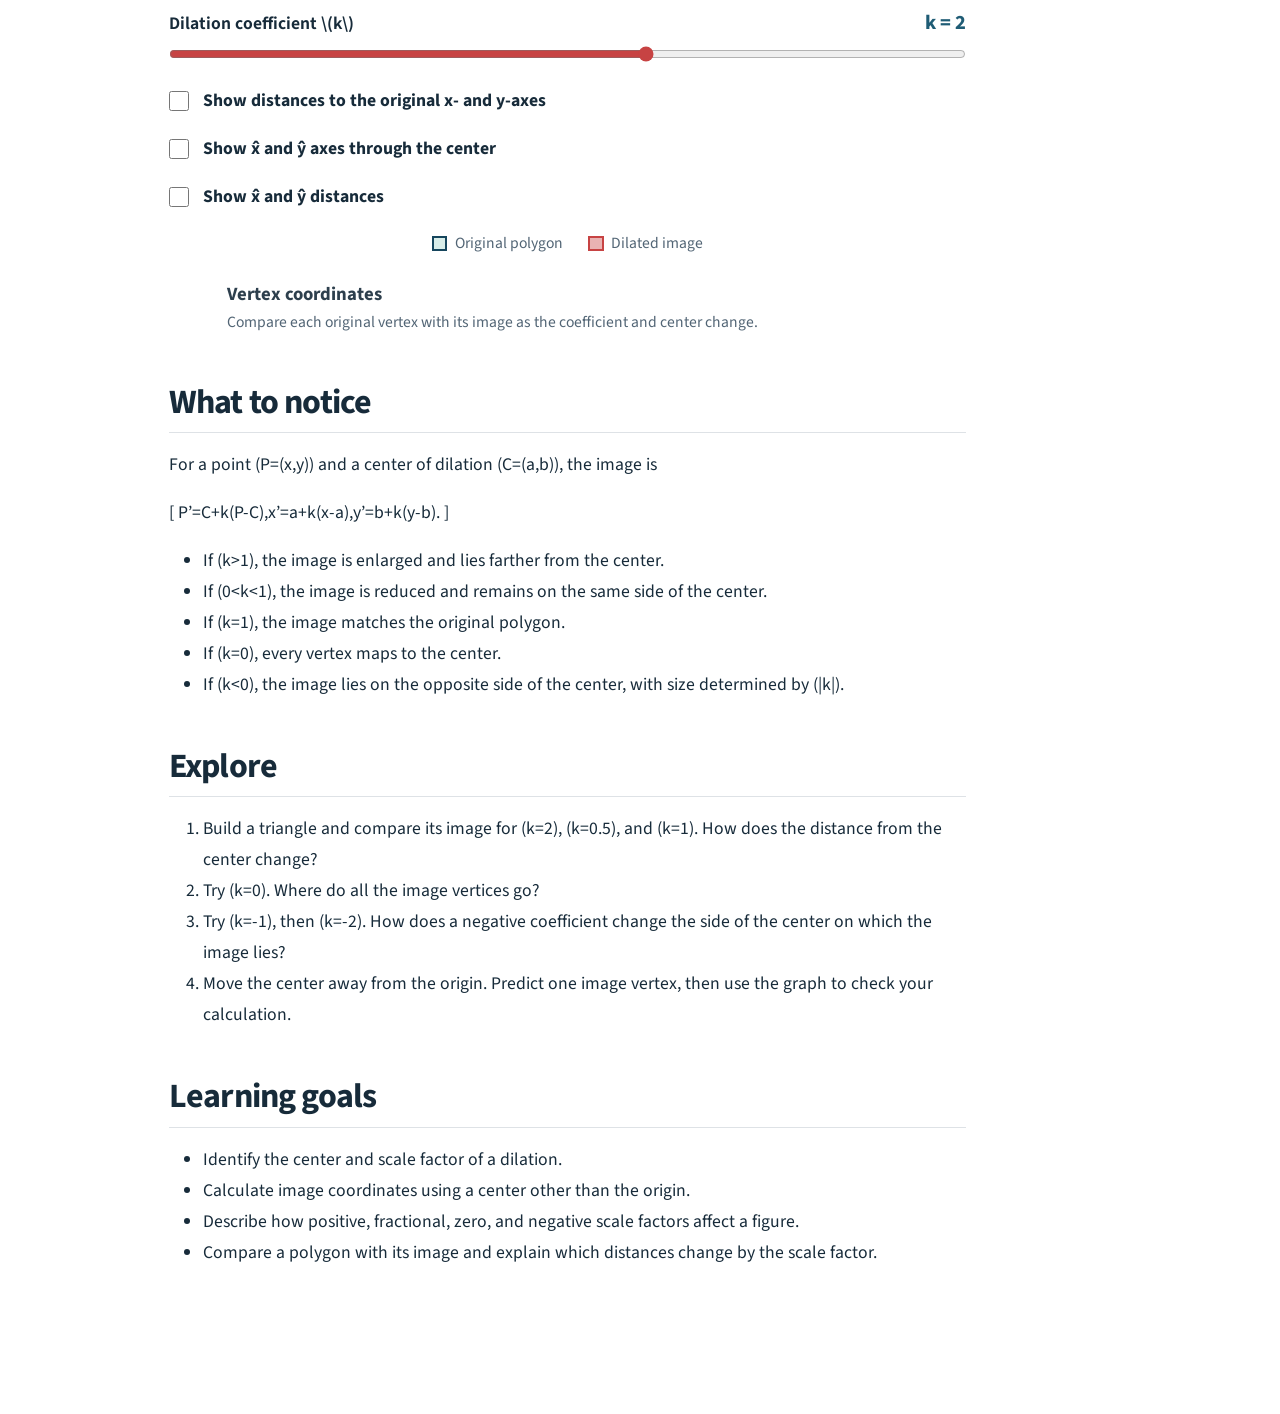
<file: dilations.html>
<!DOCTYPE html>
<html xmlns="http://www.w3.org/1999/xhtml" lang="en" xml:lang="en"><head>

<meta charset="utf-8">
<meta name="generator" content="quarto-1.10.18">

<meta name="viewport" content="width=device-width, initial-scale=1.0, user-scalable=yes">


<title>Dilations on the Coordinate Plane – Teacher Website</title>
<style>
/* Default styles provided by pandoc.
** See https://pandoc.org/MANUAL.html#variables-for-html for config info.
*/
span.smallcaps{font-variant: small-caps;}
div.columns{display: flex; gap: 1.5em;}
div.column{flex: auto;}
@media screen {
div.columns{gap: min(4vw, 1.5em);}
div.column{overflow-x: auto;}
}
div.hanging-indent{margin-left: 1.5em; text-indent: -1.5em;}
ul.task-list{list-style: none;}
ul.task-list li input[type="checkbox"] {
  width: 0.8em;
  margin: 0 0.8em 0.2em -1em; /* quarto-specific, see https://github.com/quarto-dev/quarto-cli/issues/4556 */ 
  vertical-align: middle;
}
</style>


<script src="site_libs/quarto-nav/quarto-nav.js"></script>
<script src="site_libs/quarto-nav/headroom.min.js"></script>
<script src="site_libs/clipboard/clipboard.min.js"></script>
<script src="site_libs/quarto-search/autocomplete.umd.js"></script>
<script src="site_libs/quarto-search/fuse.min.js"></script>
<script src="site_libs/quarto-search/quarto-search.js"></script>
<meta name="quarto:offset" content="./">
<script src="site_libs/quarto-html/quarto.js" type="module"></script>
<script src="site_libs/quarto-html/tabsets/tabsets.js" type="module"></script>
<script src="site_libs/quarto-html/popper.min.js"></script>
<script src="site_libs/quarto-html/tippy.umd.min.js"></script>
<script src="site_libs/quarto-html/anchor.min.js"></script>
<link href="site_libs/quarto-html/tippy.css" rel="stylesheet">
<link href="site_libs/quarto-html/quarto-syntax-highlighting-64a204ab8560d761af7679ceaba22944.css" rel="stylesheet" id="quarto-text-highlighting-styles">
<script src="site_libs/bootstrap/bootstrap.min.js"></script>
<link href="site_libs/bootstrap/bootstrap-icons.css" rel="stylesheet">
<link href="site_libs/bootstrap/bootstrap-445b8638c3d06994fee0907d791121c4.min.css" rel="stylesheet" append-hash="true" id="quarto-bootstrap" data-mode="light">
<script id="quarto-search-options" type="application/json">{
  "location": "navbar",
  "copy-button": false,
  "collapse-after": 3,
  "panel-placement": "end",
  "type": "overlay",
  "limit": 50,
  "keyboard-shortcut": [
    "f",
    "/",
    "s"
  ],
  "show-item-context": false,
  "language": {
    "search-no-results-text": "No results",
    "search-matching-documents-text": "matching documents",
    "search-copy-link-title": "Copy link to search",
    "search-hide-matches-text": "Hide additional matches",
    "search-more-match-text": "more match in this document",
    "search-more-matches-text": "more matches in this document",
    "search-clear-button-title": "Clear",
    "search-text-placeholder": "",
    "search-detached-cancel-button-title": "Cancel",
    "search-submit-button-title": "Submit",
    "search-label": "Search"
  }
}</script>
<style>html{ scroll-behavior: smooth; }</style>


<link rel="stylesheet" href="styles.css">
</head>

<body class="nav-fixed quarto-light">

<div id="quarto-search-results"></div>
  <header id="quarto-header" class="headroom fixed-top">
    <nav class="navbar navbar-expand-lg " data-bs-theme="dark">
      <div class="navbar-container container-fluid">
      <div class="navbar-brand-container mx-auto">
    <a class="navbar-brand" href="./index.html">
    <span class="navbar-title">Teacher Website</span>
    </a>
  </div>
            <div id="quarto-search" class="" title="Search"></div>
          <button class="navbar-toggler" type="button" data-bs-toggle="collapse" data-bs-target="#navbarCollapse" aria-controls="navbarCollapse" role="menu" aria-expanded="false" aria-label="Toggle navigation" onclick="if (window.quartoToggleHeadroom) { window.quartoToggleHeadroom(); }">
  <span class="navbar-toggler-icon"></span>
</button>
          <div class="collapse navbar-collapse" id="navbarCollapse">
            <ul class="navbar-nav navbar-nav-scroll me-auto">
  <li class="nav-item">
    <a class="nav-link" href="./index.html"> 
<span class="menu-text">Welcome</span></a>
  </li>  
  <li class="nav-item">
    <a class="nav-link" href="./resume.html"> 
<span class="menu-text">About</span></a>
  </li>  
  <li class="nav-item">
    <a class="nav-link" href="./lessons.html"> 
<span class="menu-text">Lessons</span></a>
  </li>  
</ul>
          </div> <!-- /navcollapse -->
            <div class="quarto-navbar-tools">
</div>
      </div> <!-- /container-fluid -->
    </nav>
</header>
<!-- content -->
<div id="quarto-content" class="quarto-container page-columns page-rows-contents page-layout-article page-navbar">
<!-- sidebar -->
<!-- margin-sidebar -->
    <div id="quarto-margin-sidebar" class="sidebar margin-sidebar">
        <nav id="TOC" role="doc-toc" class="toc-active">
    <h2 id="toc-title">On this page</h2>
   
  <ul>
  <li><a href="#interactive-dilation-tool" id="toc-interactive-dilation-tool" class="nav-link active" data-scroll-target="#interactive-dilation-tool">Interactive dilation tool</a></li>
  <li><a href="#what-to-notice" id="toc-what-to-notice" class="nav-link" data-scroll-target="#what-to-notice">What to notice</a></li>
  <li><a href="#explore" id="toc-explore" class="nav-link" data-scroll-target="#explore">Explore</a></li>
  <li><a href="#learning-goals" id="toc-learning-goals" class="nav-link" data-scroll-target="#learning-goals">Learning goals</a></li>
  </ul>
</nav>
    </div>
<!-- main -->
<main class="content" id="quarto-document-content">

<header id="title-block-header" class="quarto-title-block default">
<div class="quarto-title">
<h1 class="title">Dilations on the Coordinate Plane</h1>
<p class="subtitle lead">An interactive high-school geometry lesson</p>
</div>



<div class="quarto-title-meta">

    
  
    
  </div>
  


</header>


<p>In this lesson, build a convex polygon, choose a center of dilation, and explore how the scale factor changes the figure. Positive, fractional, zero, and negative values of (k) show how a dilation can enlarge, reduce, collapse, or reverse a figure through its center.</p>
<section id="interactive-dilation-tool" class="level2">
<h2 class="anchored" data-anchor-id="interactive-dilation-tool">Interactive dilation tool</h2>
<p>Click grid intersections to add vertices of a convex polygon. After the third point, the tool arranges accepted vertices around the boundary automatically. Duplicate points and points inside the boundary are not added. Choose the center of dilation on the grid or enter its coordinates.</p>
<div id="dilation-tool" class="rotation-tool dilation-tool" role="group" aria-label="Polygon dilation tool">
<fieldset class="rotation-center-controls">
<legend>Center of dilation</legend>
<label for="dilation-center-x">x</label>
<input id="dilation-center-x" type="number" min="-8" max="8" step="1" value="0">
<label for="dilation-center-y">y</label>
<input id="dilation-center-y" type="number" min="-8" max="8" step="1" value="0">
<button id="dilation-set-center" type="button" class="btn btn-outline-secondary">Set center</button>
<button id="dilation-choose-center" type="button" class="btn btn-outline-secondary" aria-pressed="false">Choose center on grid</button>
<span class="rotation-current-center">Current center: <output id="dilation-center-value">(0, 0)</output></span>
</fieldset>

<div class="rotation-point-controls">
<p class="rotation-instruction">Add polygon vertices, or enter integer coordinates. Accepted points are arranged around the boundary:</p>
<label for="dilation-vertex-x">x</label>
<input id="dilation-vertex-x" type="number" min="-8" max="8" step="1" value="1">
<label for="dilation-vertex-y">y</label>
<input id="dilation-vertex-y" type="number" min="-8" max="8" step="1" value="1">
<button id="dilation-add-vertex" type="button" class="btn btn-outline-secondary">Add point</button>
<button id="dilation-undo-vertex" type="button" class="btn btn-outline-secondary" disabled="">Undo last point</button>
<button id="dilation-clear-vertices" type="button" class="btn btn-outline-secondary" disabled="">Clear shape</button>
</div>

<p id="dilation-status" class="rotation-status" aria-live="polite">Add at least three vertices to create a convex polygon. Original vertices and the center can be placed from −8 to 8 on each axis.</p>

<svg class="rotation-canvas" viewbox="0 0 640 640" role="img" aria-labelledby="dilation-svg-title dilation-svg-desc">
<title id="dilation-svg-title">Coordinate grid for dilating a polygon</title>
<desc id="dilation-svg-desc">Click an intersection in the central grid to add a vertex or choose the center of dilation. The graph expands as needed to show the dilated image.</desc>
<g data-role="grid"></g>
<g data-role="axes"></g>
<g data-role="local-axes" display="none"></g>
<g data-role="guides"></g>
<g data-role="local-guides"></g>
<g data-role="shapes"></g>
</svg>

<div class="rotation-angle-control dilation-scale-control">
<div class="rotation-angle-heading">
<label for="dilation-scale">Dilation coefficient \(k\)</label>
<output id="dilation-scale-value" for="dilation-scale" aria-live="polite">2</output>
</div>
<input id="dilation-scale" type="range" min="-10" max="10" step="0.1" value="2" aria-label="Dilation coefficient k from negative ten to ten">
</div>

<label class="rotation-distance-toggle" for="dilation-show-axis-distances">
<input id="dilation-show-axis-distances" type="checkbox">
Show distances to the original x- and y-axes
</label>
<section id="dilation-distance-panel" class="rotation-distance-panel" hidden="" aria-labelledby="dilation-distance-title">
<h3 id="dilation-distance-title" class="anchored">Distances from the original axes</h3>
<p>These measurements are |x| and |y| from the original coordinate axes. When the center is not the origin, they do not generally scale by the same factor as the distances from the center.</p>
<div class="rotation-distance-table-wrap">

<table class="rotation-distance-table caption-top">
<thead>
<tr class="header">
<th data-quarto-table-cell-role="th" scope="col">Vertex</th>
<th data-quarto-table-cell-role="th" scope="col">Original: |x|</th>
<th data-quarto-table-cell-role="th" scope="col">Original: |y|</th>
<th data-quarto-table-cell-role="th" scope="col">Image: |x′|</th>
<th data-quarto-table-cell-role="th" scope="col">Image: |y′|</th>
</tr>
</thead>
<tbody id="dilation-distance-values">
</tbody>
</table>

</div>
</section>

<label class="rotation-distance-toggle" for="dilation-show-local-axes">
<input id="dilation-show-local-axes" type="checkbox">
Show x̂ and ŷ axes through the center
</label>
<label class="rotation-distance-toggle" for="dilation-show-local-distances">
<input id="dilation-show-local-distances" type="checkbox">
Show x̂ and ŷ distances
</label>
<section id="dilation-local-distance-panel" class="rotation-distance-panel" hidden="" aria-labelledby="dilation-local-distance-title">
<h3 id="dilation-local-distance-title" class="anchored">Coordinates relative to the center</h3>
<p>The x̂ and ŷ axes pass through the center and stay parallel to the original axes. The signed components show how far each point is from the center along those directions.</p>
<div class="rotation-distance-table-wrap">

<table class="rotation-distance-table caption-top">
<thead>
<tr class="header">
<th data-quarto-table-cell-role="th" scope="col">Vertex</th>
<th data-quarto-table-cell-role="th" scope="col">Original Δx̂</th>
<th data-quarto-table-cell-role="th" scope="col">Original Δŷ</th>
<th data-quarto-table-cell-role="th" scope="col">Image Δx̂</th>
<th data-quarto-table-cell-role="th" scope="col">Image Δŷ</th>
</tr>
</thead>
<tbody id="dilation-local-distance-values">
</tbody>
</table>

</div>
<p class="rotation-distance-note">For a dilation, each signed center-relative component is multiplied by \(k\). The distance along an axis is the absolute value of that component.</p>
</section>

<div class="rotation-legend" aria-label="Graph legend">
<span><i class="rotation-legend-mark original" aria-hidden="true"></i>Original polygon</span>
<span><i class="rotation-legend-mark rotated" aria-hidden="true"></i>Dilated image</span>
</div>

<div class="rotation-readout">
<h3 class="anchored">Vertex coordinates</h3>
<p>Compare each original vertex with its image as the coefficient and center change.</p>
<ol id="dilation-coordinates"></ol>
</div>
</div>
<script src="dilation-tool.js" defer=""></script>
<noscript><p>This interactive tool needs JavaScript enabled in your browser.</p></noscript>
</section>
<section id="what-to-notice" class="level2">
<h2 class="anchored" data-anchor-id="what-to-notice">What to notice</h2>
<p>For a point (P=(x,y)) and a center of dilation (C=(a,b)), the image is</p>
<p>[ P’=C+k(P-C),x’=a+k(x-a),y’=b+k(y-b). ]</p>
<ul>
<li>If (k&gt;1), the image is enlarged and lies farther from the center.</li>
<li>If (0&lt;k&lt;1), the image is reduced and remains on the same side of the center.</li>
<li>If (k=1), the image matches the original polygon.</li>
<li>If (k=0), every vertex maps to the center.</li>
<li>If (k&lt;0), the image lies on the opposite side of the center, with size determined by (|k|).</li>
</ul>
</section>
<section id="explore" class="level2">
<h2 class="anchored" data-anchor-id="explore">Explore</h2>
<ol type="1">
<li>Build a triangle and compare its image for (k=2), (k=0.5), and (k=1). How does the distance from the center change?</li>
<li>Try (k=0). Where do all the image vertices go?</li>
<li>Try (k=-1), then (k=-2). How does a negative coefficient change the side of the center on which the image lies?</li>
<li>Move the center away from the origin. Predict one image vertex, then use the graph to check your calculation.</li>
</ol>
</section>
<section id="learning-goals" class="level2">
<h2 class="anchored" data-anchor-id="learning-goals">Learning goals</h2>
<ul>
<li>Identify the center and scale factor of a dilation.</li>
<li>Calculate image coordinates using a center other than the origin.</li>
<li>Describe how positive, fractional, zero, and negative scale factors affect a figure.</li>
<li>Compare a polygon with its image and explain which distances change by the scale factor.</li>
</ul>


</section>

</main> <!-- /main -->
<script id="quarto-html-after-body" type="application/javascript">
  window.document.addEventListener("DOMContentLoaded", function (event) {
    const icon = "";
    const anchorJS = new window.AnchorJS();
    anchorJS.options = {
      placement: 'right',
      icon: icon
    };
    anchorJS.add('.anchored');
    const isCodeAnnotation = (el) => {
      for (const clz of el.classList) {
        if (clz.startsWith('code-annotation-')) {                     
          return true;
        }
      }
      return false;
    }
    const onCopySuccess = function(e) {
      // button target
      const button = e.trigger;
      // don't keep focus
      button.blur();
      // flash "checked"
      button.classList.add('code-copy-button-checked');
      var currentTitle = button.getAttribute("title");
      button.setAttribute("title", "Copied!");
      let tooltip;
      if (window.bootstrap) {
        button.setAttribute("data-bs-toggle", "tooltip");
        button.setAttribute("data-bs-placement", "left");
        button.setAttribute("data-bs-title", "Copied!");
        tooltip = new bootstrap.Tooltip(button, 
          { trigger: "manual", 
            customClass: "code-copy-button-tooltip",
            offset: [0, -8]});
        tooltip.show();    
      }
      setTimeout(function() {
        if (tooltip) {
          tooltip.hide();
          button.removeAttribute("data-bs-title");
          button.removeAttribute("data-bs-toggle");
          button.removeAttribute("data-bs-placement");
        }
        button.setAttribute("title", currentTitle);
        button.classList.remove('code-copy-button-checked');
      }, 1000);
      // clear code selection
      e.clearSelection();
    }
    const getTextToCopy = function(trigger) {
      const outerScaffold = trigger.parentElement.cloneNode(true);
      const codeEl = outerScaffold.querySelector('code');
      for (const childEl of codeEl.children) {
        if (isCodeAnnotation(childEl)) {
          childEl.remove();
        }
      }
      return codeEl.innerText;
    }
    const clipboard = new window.ClipboardJS('.code-copy-button:not([data-in-quarto-modal])', {
      text: getTextToCopy
    });
    clipboard.on('success', onCopySuccess);
    if (window.document.getElementById('quarto-embedded-source-code-modal')) {
      const clipboardModal = new window.ClipboardJS('.code-copy-button[data-in-quarto-modal]', {
        text: getTextToCopy,
        container: window.document.getElementById('quarto-embedded-source-code-modal')
      });
      clipboardModal.on('success', onCopySuccess);
    }
      var localhostRegex = new RegExp(/^(?:http|https):\/\/localhost\:?[0-9]*\//);
      var mailtoRegex = new RegExp(/^mailto:/);
        var filterRegex = new RegExp('/' + window.location.host + '/');
      var isInternal = (href) => {
          return filterRegex.test(href) || localhostRegex.test(href) || mailtoRegex.test(href);
      }
      // Inspect non-navigation links and adorn them if external
     var links = window.document.querySelectorAll('a[href]:not(.nav-link):not(.navbar-brand):not(.toc-action):not(.sidebar-link):not(.sidebar-item-toggle):not(.pagination-link):not(.no-external):not([aria-hidden]):not(.dropdown-item):not(.quarto-navigation-tool):not(.about-link)');
      for (var i=0; i<links.length; i++) {
        const link = links[i];
        if (!isInternal(link.href)) {
          // undo the damage that might have been done by quarto-nav.js in the case of
          // links that we want to consider external
          if (link.dataset.originalHref !== undefined) {
            link.href = link.dataset.originalHref;
          }
        }
      }
    function tippyHover(el, contentFn, onTriggerFn, onUntriggerFn) {
      const config = {
        allowHTML: true,
        maxWidth: 500,
        delay: 100,
        arrow: false,
        appendTo: function(el) {
            return el.parentElement;
        },
        interactive: true,
        interactiveBorder: 10,
        theme: 'quarto',
        placement: 'bottom-start',
      };
      if (contentFn) {
        config.content = contentFn;
      }
      if (onTriggerFn) {
        config.onTrigger = onTriggerFn;
      }
      if (onUntriggerFn) {
        config.onUntrigger = onUntriggerFn;
      }
      window.tippy(el, config); 
    }
    const noterefs = window.document.querySelectorAll('a[role="doc-noteref"]');
    for (var i=0; i<noterefs.length; i++) {
      const ref = noterefs[i];
      tippyHover(ref, function() {
        // use id or data attribute instead here
        let href = ref.getAttribute('data-footnote-href') || ref.getAttribute('href');
        try { href = new URL(href).hash; } catch {}
        const id = href.replace(/^#\/?/, "");
        const note = window.document.getElementById(id);
        if (note) {
          return note.innerHTML;
        } else {
          return "";
        }
      });
    }
    const xrefs = window.document.querySelectorAll('a.quarto-xref');
    const processXRef = (id, note) => {
      // Strip column container classes
      const stripColumnClz = (el) => {
        el.classList.remove("page-full", "page-columns");
        if (el.children) {
          for (const child of el.children) {
            stripColumnClz(child);
          }
        }
      }
      stripColumnClz(note)
      if (id === null || id.startsWith('sec-')) {
        // Special case sections, only their first couple elements
        const container = document.createElement("div");
        if (note.children && note.children.length > 2) {
          container.appendChild(note.children[0].cloneNode(true));
          for (let i = 1; i < note.children.length; i++) {
            const child = note.children[i];
            if (child.tagName === "P" && child.innerText === "") {
              continue;
            } else {
              container.appendChild(child.cloneNode(true));
              break;
            }
          }
          if (window.Quarto?.typesetMath) {
            window.Quarto.typesetMath(container);
          }
          return container.innerHTML
        } else {
          if (window.Quarto?.typesetMath) {
            window.Quarto.typesetMath(note);
          }
          return note.innerHTML;
        }
      } else {
        // Remove any anchor links if they are present
        const anchorLink = note.querySelector('a.anchorjs-link');
        if (anchorLink) {
          anchorLink.remove();
        }
        if (window.Quarto?.typesetMath) {
          window.Quarto.typesetMath(note);
        }
        if (note.classList.contains("callout")) {
          return note.outerHTML;
        } else {
          return note.innerHTML;
        }
      }
    }
    for (var i=0; i<xrefs.length; i++) {
      const xref = xrefs[i];
      tippyHover(xref, undefined, function(instance) {
        instance.disable();
        let url = xref.getAttribute('href');
        let hash = undefined; 
        if (url.startsWith('#')) {
          hash = url;
        } else {
          try { hash = new URL(url).hash; } catch {}
        }
        if (hash) {
          const id = hash.replace(/^#\/?/, "");
          const note = window.document.getElementById(id);
          if (note !== null) {
            try {
              const html = processXRef(id, note.cloneNode(true));
              instance.setContent(html);
            } finally {
              instance.enable();
              instance.show();
            }
          } else {
            // See if we can fetch this
            fetch(url.split('#')[0])
            .then(res => res.text())
            .then(html => {
              const parser = new DOMParser();
              const htmlDoc = parser.parseFromString(html, "text/html");
              const note = htmlDoc.getElementById(id);
              if (note !== null) {
                const html = processXRef(id, note);
                instance.setContent(html);
              } 
            }).finally(() => {
              instance.enable();
              instance.show();
            });
          }
        } else {
          // See if we can fetch a full url (with no hash to target)
          // This is a special case and we should probably do some content thinning / targeting
          fetch(url)
          .then(res => res.text())
          .then(html => {
            const parser = new DOMParser();
            const htmlDoc = parser.parseFromString(html, "text/html");
            const note = htmlDoc.querySelector('main.content');
            if (note !== null) {
              // This should only happen for chapter cross references
              // (since there is no id in the URL)
              // remove the first header
              if (note.children.length > 0 && note.children[0].tagName === "HEADER") {
                note.children[0].remove();
              }
              const html = processXRef(null, note);
              instance.setContent(html);
            } 
          }).finally(() => {
            instance.enable();
            instance.show();
          });
        }
      }, function(instance) {
      });
    }
        let selectedAnnoteEl;
        const selectorForAnnotation = ( cell, annotation) => {
          let cellAttr = 'data-code-cell="' + cell + '"';
          let lineAttr = 'data-code-annotation="' +  annotation + '"';
          const selector = 'span[' + cellAttr + '][' + lineAttr + ']';
          return selector;
        }
        const selectCodeLines = (annoteEl) => {
          const doc = window.document;
          const targetCell = annoteEl.getAttribute("data-target-cell");
          const targetAnnotation = annoteEl.getAttribute("data-target-annotation");
          const annoteSpan = window.document.querySelector(selectorForAnnotation(targetCell, targetAnnotation));
          const lines = annoteSpan.getAttribute("data-code-lines").split(",");
          const lineIds = lines.map((line) => {
            return targetCell + "-" + line;
          })
          let top = null;
          let height = null;
          let parent = null;
          if (lineIds.length > 0) {
              //compute the position of the single el (top and bottom and make a div)
              const el = window.document.getElementById(lineIds[0]);
              top = el.offsetTop;
              height = el.offsetHeight;
              parent = el.parentElement.parentElement;
            if (lineIds.length > 1) {
              const lastEl = window.document.getElementById(lineIds[lineIds.length - 1]);
              const bottom = lastEl.offsetTop + lastEl.offsetHeight;
              height = bottom - top;
            }
            if (top !== null && height !== null && parent !== null) {
              // cook up a div (if necessary) and position it 
              let div = window.document.getElementById("code-annotation-line-highlight");
              if (div === null) {
                div = window.document.createElement("div");
                div.setAttribute("id", "code-annotation-line-highlight");
                div.style.position = 'absolute';
                parent.appendChild(div);
              }
              div.style.top = top - 2 + "px";
              div.style.height = height + 4 + "px";
              div.style.left = 0;
              let gutterDiv = window.document.getElementById("code-annotation-line-highlight-gutter");
              if (gutterDiv === null) {
                gutterDiv = window.document.createElement("div");
                gutterDiv.setAttribute("id", "code-annotation-line-highlight-gutter");
                gutterDiv.style.position = 'absolute';
                const codeCell = window.document.getElementById(targetCell);
                const gutter = codeCell.querySelector('.code-annotation-gutter');
                gutter.appendChild(gutterDiv);
              }
              gutterDiv.style.top = top - 2 + "px";
              gutterDiv.style.height = height + 4 + "px";
            }
            selectedAnnoteEl = annoteEl;
          }
        };
        const unselectCodeLines = () => {
          const elementsIds = ["code-annotation-line-highlight", "code-annotation-line-highlight-gutter"];
          elementsIds.forEach((elId) => {
            const div = window.document.getElementById(elId);
            if (div) {
              div.remove();
            }
          });
          selectedAnnoteEl = undefined;
        };
          // Handle positioning of the toggle
      window.addEventListener(
        "resize",
        throttle(() => {
          elRect = undefined;
          if (selectedAnnoteEl) {
            selectCodeLines(selectedAnnoteEl);
          }
        }, 10)
      );
      function throttle(fn, ms) {
      let throttle = false;
      let timer;
        return (...args) => {
          if(!throttle) { // first call gets through
              fn.apply(this, args);
              throttle = true;
          } else { // all the others get throttled
              if(timer) clearTimeout(timer); // cancel #2
              timer = setTimeout(() => {
                fn.apply(this, args);
                timer = throttle = false;
              }, ms);
          }
        };
      }
        // Attach click handler to the DT
        const annoteDls = window.document.querySelectorAll('dt[data-target-cell]');
        for (const annoteDlNode of annoteDls) {
          annoteDlNode.addEventListener('click', (event) => {
            const clickedEl = event.target;
            if (clickedEl !== selectedAnnoteEl) {
              unselectCodeLines();
              const activeEl = window.document.querySelector('dt[data-target-cell].code-annotation-active');
              if (activeEl) {
                activeEl.classList.remove('code-annotation-active');
              }
              selectCodeLines(clickedEl);
              clickedEl.classList.add('code-annotation-active');
            } else {
              // Unselect the line
              unselectCodeLines();
              clickedEl.classList.remove('code-annotation-active');
            }
          });
        }
    const findCites = (el) => {
      const parentEl = el.parentElement;
      if (parentEl) {
        const cites = parentEl.dataset.cites;
        if (cites) {
          return {
            el,
            cites: cites.split(' ')
          };
        } else {
          return findCites(el.parentElement)
        }
      } else {
        return undefined;
      }
    };
    var bibliorefs = window.document.querySelectorAll('a[role="doc-biblioref"]');
    for (var i=0; i<bibliorefs.length; i++) {
      const ref = bibliorefs[i];
      const citeInfo = findCites(ref);
      if (citeInfo) {
        tippyHover(citeInfo.el, function() {
          var popup = window.document.createElement('div');
          citeInfo.cites.forEach(function(cite) {
            var citeDiv = window.document.createElement('div');
            citeDiv.classList.add('hanging-indent');
            citeDiv.classList.add('csl-entry');
            var biblioDiv = window.document.getElementById('ref-' + cite);
            if (biblioDiv) {
              citeDiv.innerHTML = biblioDiv.innerHTML;
            }
            popup.appendChild(citeDiv);
          });
          return popup.innerHTML;
        });
      }
    }
  });
  </script>
</div> <!-- /content -->




<script src="site_libs/quarto-html/zenscroll-min.js"></script>
</body></html>
</file>
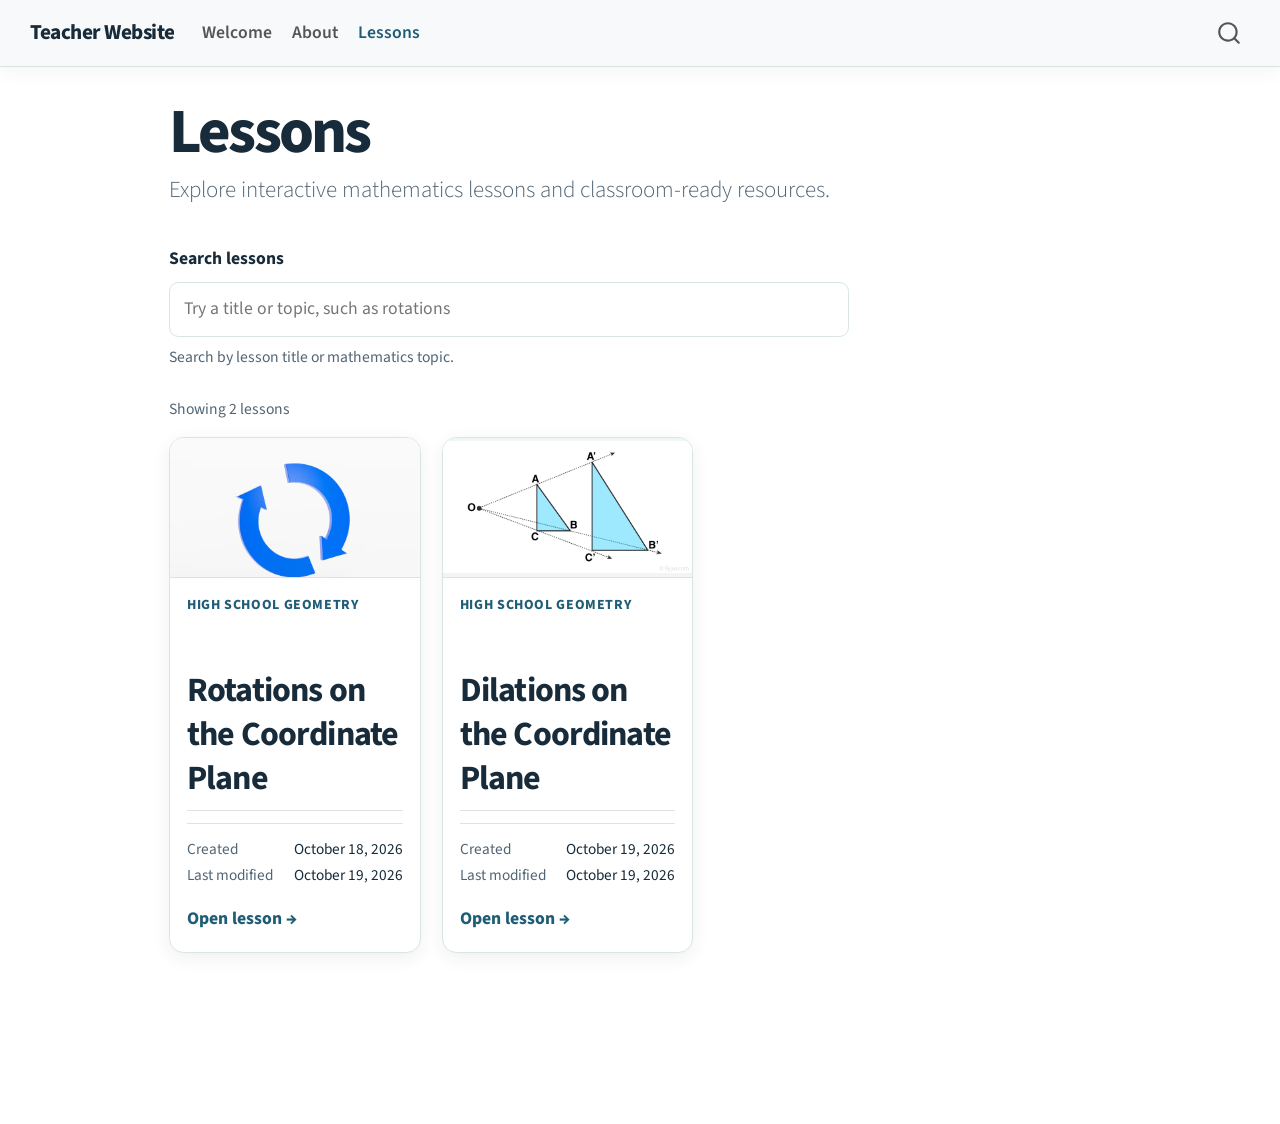
<file: lessons.html>
<!DOCTYPE html>
<html xmlns="http://www.w3.org/1999/xhtml" lang="en" xml:lang="en"><head>

<meta charset="utf-8">
<meta name="generator" content="quarto-1.10.18">

<meta name="viewport" content="width=device-width, initial-scale=1.0, user-scalable=yes">


<title>Lessons – Teacher Website</title>
<style>
/* Default styles provided by pandoc.
** See https://pandoc.org/MANUAL.html#variables-for-html for config info.
*/
span.smallcaps{font-variant: small-caps;}
div.columns{display: flex; gap: 1.5em;}
div.column{flex: auto;}
@media screen {
div.columns{gap: min(4vw, 1.5em);}
div.column{overflow-x: auto;}
}
div.hanging-indent{margin-left: 1.5em; text-indent: -1.5em;}
ul.task-list{list-style: none;}
ul.task-list li input[type="checkbox"] {
  width: 0.8em;
  margin: 0 0.8em 0.2em -1em; /* quarto-specific, see https://github.com/quarto-dev/quarto-cli/issues/4556 */ 
  vertical-align: middle;
}
</style>


<script src="site_libs/quarto-nav/quarto-nav.js"></script>
<script src="site_libs/quarto-nav/headroom.min.js"></script>
<script src="site_libs/clipboard/clipboard.min.js"></script>
<script src="site_libs/quarto-search/autocomplete.umd.js"></script>
<script src="site_libs/quarto-search/fuse.min.js"></script>
<script src="site_libs/quarto-search/quarto-search.js"></script>
<meta name="quarto:offset" content="./">
<script src="site_libs/quarto-html/quarto.js" type="module"></script>
<script src="site_libs/quarto-html/tabsets/tabsets.js" type="module"></script>
<script src="site_libs/quarto-html/popper.min.js"></script>
<script src="site_libs/quarto-html/tippy.umd.min.js"></script>
<script src="site_libs/quarto-html/anchor.min.js"></script>
<link href="site_libs/quarto-html/tippy.css" rel="stylesheet">
<link href="site_libs/quarto-html/quarto-syntax-highlighting-64a204ab8560d761af7679ceaba22944.css" rel="stylesheet" id="quarto-text-highlighting-styles">
<script src="site_libs/bootstrap/bootstrap.min.js"></script>
<link href="site_libs/bootstrap/bootstrap-icons.css" rel="stylesheet">
<link href="site_libs/bootstrap/bootstrap-445b8638c3d06994fee0907d791121c4.min.css" rel="stylesheet" append-hash="true" id="quarto-bootstrap" data-mode="light">
<script id="quarto-search-options" type="application/json">{
  "location": "navbar",
  "copy-button": false,
  "collapse-after": 3,
  "panel-placement": "end",
  "type": "overlay",
  "limit": 50,
  "keyboard-shortcut": [
    "f",
    "/",
    "s"
  ],
  "show-item-context": false,
  "language": {
    "search-no-results-text": "No results",
    "search-matching-documents-text": "matching documents",
    "search-copy-link-title": "Copy link to search",
    "search-hide-matches-text": "Hide additional matches",
    "search-more-match-text": "more match in this document",
    "search-more-matches-text": "more matches in this document",
    "search-clear-button-title": "Clear",
    "search-text-placeholder": "",
    "search-detached-cancel-button-title": "Cancel",
    "search-submit-button-title": "Submit",
    "search-label": "Search"
  }
}</script>
<style>html{ scroll-behavior: smooth; }</style>


<link rel="stylesheet" href="styles.css">
</head>

<body class="nav-fixed quarto-light">

<div id="quarto-search-results"></div>
  <header id="quarto-header" class="headroom fixed-top">
    <nav class="navbar navbar-expand-lg " data-bs-theme="dark">
      <div class="navbar-container container-fluid">
      <div class="navbar-brand-container mx-auto">
    <a class="navbar-brand" href="./index.html">
    <span class="navbar-title">Teacher Website</span>
    </a>
  </div>
            <div id="quarto-search" class="" title="Search"></div>
          <button class="navbar-toggler" type="button" data-bs-toggle="collapse" data-bs-target="#navbarCollapse" aria-controls="navbarCollapse" role="menu" aria-expanded="false" aria-label="Toggle navigation" onclick="if (window.quartoToggleHeadroom) { window.quartoToggleHeadroom(); }">
  <span class="navbar-toggler-icon"></span>
</button>
          <div class="collapse navbar-collapse" id="navbarCollapse">
            <ul class="navbar-nav navbar-nav-scroll me-auto">
  <li class="nav-item">
    <a class="nav-link" href="./index.html"> 
<span class="menu-text">Welcome</span></a>
  </li>  
  <li class="nav-item">
    <a class="nav-link" href="./resume.html"> 
<span class="menu-text">About</span></a>
  </li>  
  <li class="nav-item">
    <a class="nav-link active" href="./lessons.html" aria-current="page"> 
<span class="menu-text">Lessons</span></a>
  </li>  
</ul>
          </div> <!-- /navcollapse -->
            <div class="quarto-navbar-tools">
</div>
      </div> <!-- /container-fluid -->
    </nav>
</header>
<!-- content -->
<div id="quarto-content" class="quarto-container page-columns page-rows-contents page-layout-article page-navbar">
<!-- sidebar -->
<!-- margin-sidebar -->
    <div id="quarto-margin-sidebar" class="sidebar margin-sidebar zindex-bottom">
        
    </div>
<!-- main -->
<main class="content" id="quarto-document-content">

<header id="title-block-header" class="quarto-title-block default">
<div class="quarto-title">
<h1 class="title">Lessons</h1>
<p class="subtitle lead">Explore interactive mathematics lessons and classroom-ready resources.</p>
</div>



<div class="quarto-title-meta">

    
  
    
  </div>
  


</header>


<div class="lesson-dashboard" id="lesson-dashboard">
<div class="lesson-search">
<label for="lesson-search-input">Search lessons</label>
<input id="lesson-search-input" type="search" placeholder="Try a title or topic, such as rotations" autocomplete="off" aria-describedby="lesson-search-help">
<p id="lesson-search-help" class="lesson-search-help">Search by lesson title or mathematics topic.</p>
</div>

<p id="lesson-search-status" class="lesson-search-status" role="status" aria-live="polite">Showing 2 lessons</p>

<section class="lesson-grid" aria-label="Available lessons">
<a class="lesson-card" href="rotations.html" data-search="rotations coordinate plane geometry high school transformations">
<div class="lesson-card-thumbnail">
<img src="images/lessons/rotation-thumbnail.avif" alt="Circular arrows representing a rotation">
</div>
<div class="lesson-card-content">
<p class="lesson-card-subject">High school geometry</p>
<h2 class="anchored">Rotations on the Coordinate Plane</h2>
<div class="lesson-card-dates" aria-label="Lesson dates">
<p>Created <time datetime="2026-10-18">October 18, 2026</time></p>
<p>Last modified <time datetime="2026-10-19">October 19, 2026</time></p>
</div>
<span class="lesson-card-action">Open lesson <span aria-hidden="true">→</span></span>
</div>
</a>
<a class="lesson-card" href="dilations.html" data-search="dilations coordinate plane geometry high school transformations scale factor">
<div class="lesson-card-thumbnail">
<img src="images/lessons/dilation-1.png" alt="Two similar triangles illustrating a dilation from a center">
</div>
<div class="lesson-card-content">
<p class="lesson-card-subject">High school geometry</p>
<h2 class="anchored">Dilations on the Coordinate Plane</h2>
<div class="lesson-card-dates" aria-label="Lesson dates">
<p>Created <time datetime="2026-10-19">October 19, 2026</time></p>
<p>Last modified <time datetime="2026-10-19">October 19, 2026</time></p>
</div>
<span class="lesson-card-action">Open lesson <span aria-hidden="true">→</span></span>
</div>
</a>
</section>

<p id="lesson-search-empty" class="lesson-search-empty" hidden="">No lessons match that search. Try another title or topic.</p>
</div>
<script src="lessons-dashboard.js" defer=""></script>



</main> <!-- /main -->
<script id="quarto-html-after-body" type="application/javascript">
  window.document.addEventListener("DOMContentLoaded", function (event) {
    const icon = "";
    const anchorJS = new window.AnchorJS();
    anchorJS.options = {
      placement: 'right',
      icon: icon
    };
    anchorJS.add('.anchored');
    const isCodeAnnotation = (el) => {
      for (const clz of el.classList) {
        if (clz.startsWith('code-annotation-')) {                     
          return true;
        }
      }
      return false;
    }
    const onCopySuccess = function(e) {
      // button target
      const button = e.trigger;
      // don't keep focus
      button.blur();
      // flash "checked"
      button.classList.add('code-copy-button-checked');
      var currentTitle = button.getAttribute("title");
      button.setAttribute("title", "Copied!");
      let tooltip;
      if (window.bootstrap) {
        button.setAttribute("data-bs-toggle", "tooltip");
        button.setAttribute("data-bs-placement", "left");
        button.setAttribute("data-bs-title", "Copied!");
        tooltip = new bootstrap.Tooltip(button, 
          { trigger: "manual", 
            customClass: "code-copy-button-tooltip",
            offset: [0, -8]});
        tooltip.show();    
      }
      setTimeout(function() {
        if (tooltip) {
          tooltip.hide();
          button.removeAttribute("data-bs-title");
          button.removeAttribute("data-bs-toggle");
          button.removeAttribute("data-bs-placement");
        }
        button.setAttribute("title", currentTitle);
        button.classList.remove('code-copy-button-checked');
      }, 1000);
      // clear code selection
      e.clearSelection();
    }
    const getTextToCopy = function(trigger) {
      const outerScaffold = trigger.parentElement.cloneNode(true);
      const codeEl = outerScaffold.querySelector('code');
      for (const childEl of codeEl.children) {
        if (isCodeAnnotation(childEl)) {
          childEl.remove();
        }
      }
      return codeEl.innerText;
    }
    const clipboard = new window.ClipboardJS('.code-copy-button:not([data-in-quarto-modal])', {
      text: getTextToCopy
    });
    clipboard.on('success', onCopySuccess);
    if (window.document.getElementById('quarto-embedded-source-code-modal')) {
      const clipboardModal = new window.ClipboardJS('.code-copy-button[data-in-quarto-modal]', {
        text: getTextToCopy,
        container: window.document.getElementById('quarto-embedded-source-code-modal')
      });
      clipboardModal.on('success', onCopySuccess);
    }
      var localhostRegex = new RegExp(/^(?:http|https):\/\/localhost\:?[0-9]*\//);
      var mailtoRegex = new RegExp(/^mailto:/);
        var filterRegex = new RegExp('/' + window.location.host + '/');
      var isInternal = (href) => {
          return filterRegex.test(href) || localhostRegex.test(href) || mailtoRegex.test(href);
      }
      // Inspect non-navigation links and adorn them if external
     var links = window.document.querySelectorAll('a[href]:not(.nav-link):not(.navbar-brand):not(.toc-action):not(.sidebar-link):not(.sidebar-item-toggle):not(.pagination-link):not(.no-external):not([aria-hidden]):not(.dropdown-item):not(.quarto-navigation-tool):not(.about-link)');
      for (var i=0; i<links.length; i++) {
        const link = links[i];
        if (!isInternal(link.href)) {
          // undo the damage that might have been done by quarto-nav.js in the case of
          // links that we want to consider external
          if (link.dataset.originalHref !== undefined) {
            link.href = link.dataset.originalHref;
          }
        }
      }
    function tippyHover(el, contentFn, onTriggerFn, onUntriggerFn) {
      const config = {
        allowHTML: true,
        maxWidth: 500,
        delay: 100,
        arrow: false,
        appendTo: function(el) {
            return el.parentElement;
        },
        interactive: true,
        interactiveBorder: 10,
        theme: 'quarto',
        placement: 'bottom-start',
      };
      if (contentFn) {
        config.content = contentFn;
      }
      if (onTriggerFn) {
        config.onTrigger = onTriggerFn;
      }
      if (onUntriggerFn) {
        config.onUntrigger = onUntriggerFn;
      }
      window.tippy(el, config); 
    }
    const noterefs = window.document.querySelectorAll('a[role="doc-noteref"]');
    for (var i=0; i<noterefs.length; i++) {
      const ref = noterefs[i];
      tippyHover(ref, function() {
        // use id or data attribute instead here
        let href = ref.getAttribute('data-footnote-href') || ref.getAttribute('href');
        try { href = new URL(href).hash; } catch {}
        const id = href.replace(/^#\/?/, "");
        const note = window.document.getElementById(id);
        if (note) {
          return note.innerHTML;
        } else {
          return "";
        }
      });
    }
    const xrefs = window.document.querySelectorAll('a.quarto-xref');
    const processXRef = (id, note) => {
      // Strip column container classes
      const stripColumnClz = (el) => {
        el.classList.remove("page-full", "page-columns");
        if (el.children) {
          for (const child of el.children) {
            stripColumnClz(child);
          }
        }
      }
      stripColumnClz(note)
      if (id === null || id.startsWith('sec-')) {
        // Special case sections, only their first couple elements
        const container = document.createElement("div");
        if (note.children && note.children.length > 2) {
          container.appendChild(note.children[0].cloneNode(true));
          for (let i = 1; i < note.children.length; i++) {
            const child = note.children[i];
            if (child.tagName === "P" && child.innerText === "") {
              continue;
            } else {
              container.appendChild(child.cloneNode(true));
              break;
            }
          }
          if (window.Quarto?.typesetMath) {
            window.Quarto.typesetMath(container);
          }
          return container.innerHTML
        } else {
          if (window.Quarto?.typesetMath) {
            window.Quarto.typesetMath(note);
          }
          return note.innerHTML;
        }
      } else {
        // Remove any anchor links if they are present
        const anchorLink = note.querySelector('a.anchorjs-link');
        if (anchorLink) {
          anchorLink.remove();
        }
        if (window.Quarto?.typesetMath) {
          window.Quarto.typesetMath(note);
        }
        if (note.classList.contains("callout")) {
          return note.outerHTML;
        } else {
          return note.innerHTML;
        }
      }
    }
    for (var i=0; i<xrefs.length; i++) {
      const xref = xrefs[i];
      tippyHover(xref, undefined, function(instance) {
        instance.disable();
        let url = xref.getAttribute('href');
        let hash = undefined; 
        if (url.startsWith('#')) {
          hash = url;
        } else {
          try { hash = new URL(url).hash; } catch {}
        }
        if (hash) {
          const id = hash.replace(/^#\/?/, "");
          const note = window.document.getElementById(id);
          if (note !== null) {
            try {
              const html = processXRef(id, note.cloneNode(true));
              instance.setContent(html);
            } finally {
              instance.enable();
              instance.show();
            }
          } else {
            // See if we can fetch this
            fetch(url.split('#')[0])
            .then(res => res.text())
            .then(html => {
              const parser = new DOMParser();
              const htmlDoc = parser.parseFromString(html, "text/html");
              const note = htmlDoc.getElementById(id);
              if (note !== null) {
                const html = processXRef(id, note);
                instance.setContent(html);
              } 
            }).finally(() => {
              instance.enable();
              instance.show();
            });
          }
        } else {
          // See if we can fetch a full url (with no hash to target)
          // This is a special case and we should probably do some content thinning / targeting
          fetch(url)
          .then(res => res.text())
          .then(html => {
            const parser = new DOMParser();
            const htmlDoc = parser.parseFromString(html, "text/html");
            const note = htmlDoc.querySelector('main.content');
            if (note !== null) {
              // This should only happen for chapter cross references
              // (since there is no id in the URL)
              // remove the first header
              if (note.children.length > 0 && note.children[0].tagName === "HEADER") {
                note.children[0].remove();
              }
              const html = processXRef(null, note);
              instance.setContent(html);
            } 
          }).finally(() => {
            instance.enable();
            instance.show();
          });
        }
      }, function(instance) {
      });
    }
        let selectedAnnoteEl;
        const selectorForAnnotation = ( cell, annotation) => {
          let cellAttr = 'data-code-cell="' + cell + '"';
          let lineAttr = 'data-code-annotation="' +  annotation + '"';
          const selector = 'span[' + cellAttr + '][' + lineAttr + ']';
          return selector;
        }
        const selectCodeLines = (annoteEl) => {
          const doc = window.document;
          const targetCell = annoteEl.getAttribute("data-target-cell");
          const targetAnnotation = annoteEl.getAttribute("data-target-annotation");
          const annoteSpan = window.document.querySelector(selectorForAnnotation(targetCell, targetAnnotation));
          const lines = annoteSpan.getAttribute("data-code-lines").split(",");
          const lineIds = lines.map((line) => {
            return targetCell + "-" + line;
          })
          let top = null;
          let height = null;
          let parent = null;
          if (lineIds.length > 0) {
              //compute the position of the single el (top and bottom and make a div)
              const el = window.document.getElementById(lineIds[0]);
              top = el.offsetTop;
              height = el.offsetHeight;
              parent = el.parentElement.parentElement;
            if (lineIds.length > 1) {
              const lastEl = window.document.getElementById(lineIds[lineIds.length - 1]);
              const bottom = lastEl.offsetTop + lastEl.offsetHeight;
              height = bottom - top;
            }
            if (top !== null && height !== null && parent !== null) {
              // cook up a div (if necessary) and position it 
              let div = window.document.getElementById("code-annotation-line-highlight");
              if (div === null) {
                div = window.document.createElement("div");
                div.setAttribute("id", "code-annotation-line-highlight");
                div.style.position = 'absolute';
                parent.appendChild(div);
              }
              div.style.top = top - 2 + "px";
              div.style.height = height + 4 + "px";
              div.style.left = 0;
              let gutterDiv = window.document.getElementById("code-annotation-line-highlight-gutter");
              if (gutterDiv === null) {
                gutterDiv = window.document.createElement("div");
                gutterDiv.setAttribute("id", "code-annotation-line-highlight-gutter");
                gutterDiv.style.position = 'absolute';
                const codeCell = window.document.getElementById(targetCell);
                const gutter = codeCell.querySelector('.code-annotation-gutter');
                gutter.appendChild(gutterDiv);
              }
              gutterDiv.style.top = top - 2 + "px";
              gutterDiv.style.height = height + 4 + "px";
            }
            selectedAnnoteEl = annoteEl;
          }
        };
        const unselectCodeLines = () => {
          const elementsIds = ["code-annotation-line-highlight", "code-annotation-line-highlight-gutter"];
          elementsIds.forEach((elId) => {
            const div = window.document.getElementById(elId);
            if (div) {
              div.remove();
            }
          });
          selectedAnnoteEl = undefined;
        };
          // Handle positioning of the toggle
      window.addEventListener(
        "resize",
        throttle(() => {
          elRect = undefined;
          if (selectedAnnoteEl) {
            selectCodeLines(selectedAnnoteEl);
          }
        }, 10)
      );
      function throttle(fn, ms) {
      let throttle = false;
      let timer;
        return (...args) => {
          if(!throttle) { // first call gets through
              fn.apply(this, args);
              throttle = true;
          } else { // all the others get throttled
              if(timer) clearTimeout(timer); // cancel #2
              timer = setTimeout(() => {
                fn.apply(this, args);
                timer = throttle = false;
              }, ms);
          }
        };
      }
        // Attach click handler to the DT
        const annoteDls = window.document.querySelectorAll('dt[data-target-cell]');
        for (const annoteDlNode of annoteDls) {
          annoteDlNode.addEventListener('click', (event) => {
            const clickedEl = event.target;
            if (clickedEl !== selectedAnnoteEl) {
              unselectCodeLines();
              const activeEl = window.document.querySelector('dt[data-target-cell].code-annotation-active');
              if (activeEl) {
                activeEl.classList.remove('code-annotation-active');
              }
              selectCodeLines(clickedEl);
              clickedEl.classList.add('code-annotation-active');
            } else {
              // Unselect the line
              unselectCodeLines();
              clickedEl.classList.remove('code-annotation-active');
            }
          });
        }
    const findCites = (el) => {
      const parentEl = el.parentElement;
      if (parentEl) {
        const cites = parentEl.dataset.cites;
        if (cites) {
          return {
            el,
            cites: cites.split(' ')
          };
        } else {
          return findCites(el.parentElement)
        }
      } else {
        return undefined;
      }
    };
    var bibliorefs = window.document.querySelectorAll('a[role="doc-biblioref"]');
    for (var i=0; i<bibliorefs.length; i++) {
      const ref = bibliorefs[i];
      const citeInfo = findCites(ref);
      if (citeInfo) {
        tippyHover(citeInfo.el, function() {
          var popup = window.document.createElement('div');
          citeInfo.cites.forEach(function(cite) {
            var citeDiv = window.document.createElement('div');
            citeDiv.classList.add('hanging-indent');
            citeDiv.classList.add('csl-entry');
            var biblioDiv = window.document.getElementById('ref-' + cite);
            if (biblioDiv) {
              citeDiv.innerHTML = biblioDiv.innerHTML;
            }
            popup.appendChild(citeDiv);
          });
          return popup.innerHTML;
        });
      }
    }
  });
  </script>
</div> <!-- /content -->




<script src="site_libs/quarto-html/zenscroll-min.js"></script>
</body></html>
</file>
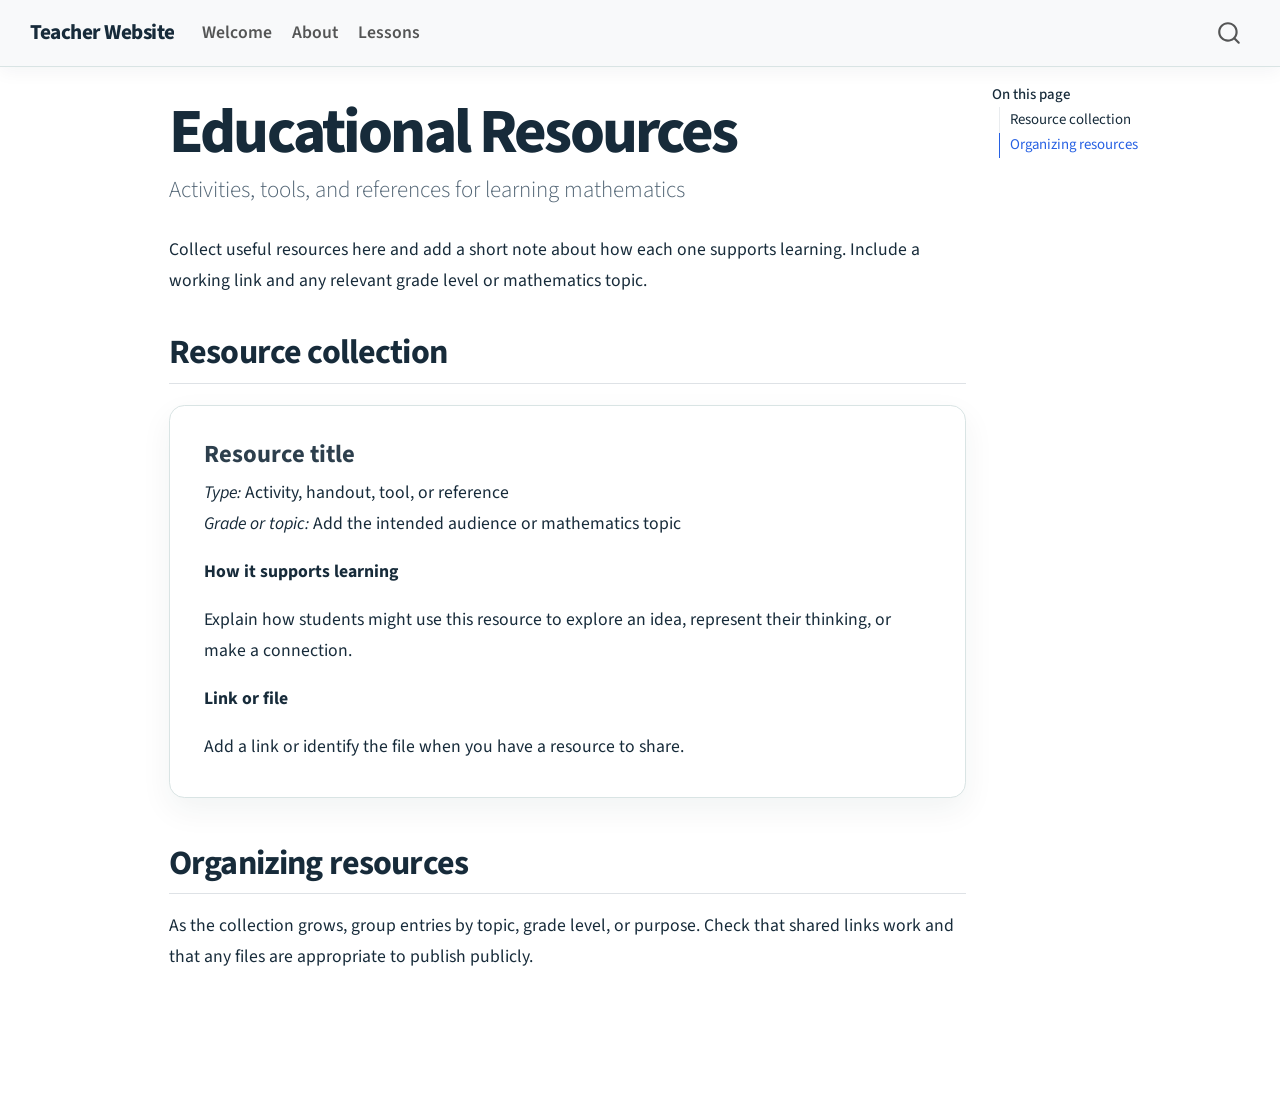
<file: resources.html>
<!DOCTYPE html>
<html xmlns="http://www.w3.org/1999/xhtml" lang="en" xml:lang="en"><head>

<meta charset="utf-8">
<meta name="generator" content="quarto-1.10.18">

<meta name="viewport" content="width=device-width, initial-scale=1.0, user-scalable=yes">


<title>Educational Resources – Teacher Website</title>
<style>
/* Default styles provided by pandoc.
** See https://pandoc.org/MANUAL.html#variables-for-html for config info.
*/
span.smallcaps{font-variant: small-caps;}
div.columns{display: flex; gap: 1.5em;}
div.column{flex: auto;}
@media screen {
div.columns{gap: min(4vw, 1.5em);}
div.column{overflow-x: auto;}
}
div.hanging-indent{margin-left: 1.5em; text-indent: -1.5em;}
ul.task-list{list-style: none;}
ul.task-list li input[type="checkbox"] {
  width: 0.8em;
  margin: 0 0.8em 0.2em -1em; /* quarto-specific, see https://github.com/quarto-dev/quarto-cli/issues/4556 */ 
  vertical-align: middle;
}
</style>


<script src="site_libs/quarto-nav/quarto-nav.js"></script>
<script src="site_libs/quarto-nav/headroom.min.js"></script>
<script src="site_libs/clipboard/clipboard.min.js"></script>
<script src="site_libs/quarto-search/autocomplete.umd.js"></script>
<script src="site_libs/quarto-search/fuse.min.js"></script>
<script src="site_libs/quarto-search/quarto-search.js"></script>
<meta name="quarto:offset" content="./">
<script src="site_libs/quarto-html/quarto.js" type="module"></script>
<script src="site_libs/quarto-html/tabsets/tabsets.js" type="module"></script>
<script src="site_libs/quarto-html/popper.min.js"></script>
<script src="site_libs/quarto-html/tippy.umd.min.js"></script>
<script src="site_libs/quarto-html/anchor.min.js"></script>
<link href="site_libs/quarto-html/tippy.css" rel="stylesheet">
<link href="site_libs/quarto-html/quarto-syntax-highlighting-64a204ab8560d761af7679ceaba22944.css" rel="stylesheet" id="quarto-text-highlighting-styles">
<script src="site_libs/bootstrap/bootstrap.min.js"></script>
<link href="site_libs/bootstrap/bootstrap-icons.css" rel="stylesheet">
<link href="site_libs/bootstrap/bootstrap-445b8638c3d06994fee0907d791121c4.min.css" rel="stylesheet" append-hash="true" id="quarto-bootstrap" data-mode="light">
<script id="quarto-search-options" type="application/json">{
  "location": "navbar",
  "copy-button": false,
  "collapse-after": 3,
  "panel-placement": "end",
  "type": "overlay",
  "limit": 50,
  "keyboard-shortcut": [
    "f",
    "/",
    "s"
  ],
  "show-item-context": false,
  "language": {
    "search-no-results-text": "No results",
    "search-matching-documents-text": "matching documents",
    "search-copy-link-title": "Copy link to search",
    "search-hide-matches-text": "Hide additional matches",
    "search-more-match-text": "more match in this document",
    "search-more-matches-text": "more matches in this document",
    "search-clear-button-title": "Clear",
    "search-text-placeholder": "",
    "search-detached-cancel-button-title": "Cancel",
    "search-submit-button-title": "Submit",
    "search-label": "Search"
  }
}</script>
<style>html{ scroll-behavior: smooth; }</style>


<link rel="stylesheet" href="styles.css">
</head>

<body class="nav-fixed quarto-light">

<div id="quarto-search-results"></div>
  <header id="quarto-header" class="headroom fixed-top">
    <nav class="navbar navbar-expand-lg " data-bs-theme="dark">
      <div class="navbar-container container-fluid">
      <div class="navbar-brand-container mx-auto">
    <a class="navbar-brand" href="./index.html">
    <span class="navbar-title">Teacher Website</span>
    </a>
  </div>
            <div id="quarto-search" class="" title="Search"></div>
          <button class="navbar-toggler" type="button" data-bs-toggle="collapse" data-bs-target="#navbarCollapse" aria-controls="navbarCollapse" role="menu" aria-expanded="false" aria-label="Toggle navigation" onclick="if (window.quartoToggleHeadroom) { window.quartoToggleHeadroom(); }">
  <span class="navbar-toggler-icon"></span>
</button>
          <div class="collapse navbar-collapse" id="navbarCollapse">
            <ul class="navbar-nav navbar-nav-scroll me-auto">
  <li class="nav-item">
    <a class="nav-link" href="./index.html"> 
<span class="menu-text">Welcome</span></a>
  </li>  
  <li class="nav-item">
    <a class="nav-link" href="./resume.html"> 
<span class="menu-text">About</span></a>
  </li>  
  <li class="nav-item">
    <a class="nav-link" href="./lessons.html"> 
<span class="menu-text">Lessons</span></a>
  </li>  
</ul>
          </div> <!-- /navcollapse -->
            <div class="quarto-navbar-tools">
</div>
      </div> <!-- /container-fluid -->
    </nav>
</header>
<!-- content -->
<div id="quarto-content" class="quarto-container page-columns page-rows-contents page-layout-article page-navbar">
<!-- sidebar -->
<!-- margin-sidebar -->
    <div id="quarto-margin-sidebar" class="sidebar margin-sidebar">
        <nav id="TOC" role="doc-toc" class="toc-active">
    <h2 id="toc-title">On this page</h2>
   
  <ul>
  <li><a href="#resource-collection" id="toc-resource-collection" class="nav-link active" data-scroll-target="#resource-collection">Resource collection</a>
  <ul class="collapse">
  <li><a href="#resource-title" id="toc-resource-title" class="nav-link" data-scroll-target="#resource-title">Resource title</a></li>
  </ul></li>
  <li><a href="#organizing-resources" id="toc-organizing-resources" class="nav-link" data-scroll-target="#organizing-resources">Organizing resources</a></li>
  </ul>
</nav>
    </div>
<!-- main -->
<main class="content" id="quarto-document-content">

<header id="title-block-header" class="quarto-title-block default">
<div class="quarto-title">
<h1 class="title">Educational Resources</h1>
<p class="subtitle lead">Activities, tools, and references for learning mathematics</p>
</div>



<div class="quarto-title-meta">

    
  
    
  </div>
  


</header>


<p>Collect useful resources here and add a short note about how each one supports learning. Include a working link and any relevant grade level or mathematics topic.</p>
<section id="resource-collection" class="level2">
<h2 class="anchored" data-anchor-id="resource-collection">Resource collection</h2>
<section id="resource-title" class="level3 portfolio-card">
<h3 class="anchored" data-anchor-id="resource-title">Resource title</h3>
<p><em>Type:</em> Activity, handout, tool, or reference<br>
<em>Grade or topic:</em> Add the intended audience or mathematics topic</p>
<p><strong>How it supports learning</strong></p>
<p>Explain how students might use this resource to explore an idea, represent their thinking, or make a connection.</p>
<p><strong>Link or file</strong></p>
<p>Add a link or identify the file when you have a resource to share.</p>
</section>
</section>
<section id="organizing-resources" class="level2">
<h2 class="anchored" data-anchor-id="organizing-resources">Organizing resources</h2>
<p>As the collection grows, group entries by topic, grade level, or purpose. Check that shared links work and that any files are appropriate to publish publicly.</p>


</section>

</main> <!-- /main -->
<script id="quarto-html-after-body" type="application/javascript">
  window.document.addEventListener("DOMContentLoaded", function (event) {
    const icon = "";
    const anchorJS = new window.AnchorJS();
    anchorJS.options = {
      placement: 'right',
      icon: icon
    };
    anchorJS.add('.anchored');
    const isCodeAnnotation = (el) => {
      for (const clz of el.classList) {
        if (clz.startsWith('code-annotation-')) {                     
          return true;
        }
      }
      return false;
    }
    const onCopySuccess = function(e) {
      // button target
      const button = e.trigger;
      // don't keep focus
      button.blur();
      // flash "checked"
      button.classList.add('code-copy-button-checked');
      var currentTitle = button.getAttribute("title");
      button.setAttribute("title", "Copied!");
      let tooltip;
      if (window.bootstrap) {
        button.setAttribute("data-bs-toggle", "tooltip");
        button.setAttribute("data-bs-placement", "left");
        button.setAttribute("data-bs-title", "Copied!");
        tooltip = new bootstrap.Tooltip(button, 
          { trigger: "manual", 
            customClass: "code-copy-button-tooltip",
            offset: [0, -8]});
        tooltip.show();    
      }
      setTimeout(function() {
        if (tooltip) {
          tooltip.hide();
          button.removeAttribute("data-bs-title");
          button.removeAttribute("data-bs-toggle");
          button.removeAttribute("data-bs-placement");
        }
        button.setAttribute("title", currentTitle);
        button.classList.remove('code-copy-button-checked');
      }, 1000);
      // clear code selection
      e.clearSelection();
    }
    const getTextToCopy = function(trigger) {
      const outerScaffold = trigger.parentElement.cloneNode(true);
      const codeEl = outerScaffold.querySelector('code');
      for (const childEl of codeEl.children) {
        if (isCodeAnnotation(childEl)) {
          childEl.remove();
        }
      }
      return codeEl.innerText;
    }
    const clipboard = new window.ClipboardJS('.code-copy-button:not([data-in-quarto-modal])', {
      text: getTextToCopy
    });
    clipboard.on('success', onCopySuccess);
    if (window.document.getElementById('quarto-embedded-source-code-modal')) {
      const clipboardModal = new window.ClipboardJS('.code-copy-button[data-in-quarto-modal]', {
        text: getTextToCopy,
        container: window.document.getElementById('quarto-embedded-source-code-modal')
      });
      clipboardModal.on('success', onCopySuccess);
    }
      var localhostRegex = new RegExp(/^(?:http|https):\/\/localhost\:?[0-9]*\//);
      var mailtoRegex = new RegExp(/^mailto:/);
        var filterRegex = new RegExp('/' + window.location.host + '/');
      var isInternal = (href) => {
          return filterRegex.test(href) || localhostRegex.test(href) || mailtoRegex.test(href);
      }
      // Inspect non-navigation links and adorn them if external
     var links = window.document.querySelectorAll('a[href]:not(.nav-link):not(.navbar-brand):not(.toc-action):not(.sidebar-link):not(.sidebar-item-toggle):not(.pagination-link):not(.no-external):not([aria-hidden]):not(.dropdown-item):not(.quarto-navigation-tool):not(.about-link)');
      for (var i=0; i<links.length; i++) {
        const link = links[i];
        if (!isInternal(link.href)) {
          // undo the damage that might have been done by quarto-nav.js in the case of
          // links that we want to consider external
          if (link.dataset.originalHref !== undefined) {
            link.href = link.dataset.originalHref;
          }
        }
      }
    function tippyHover(el, contentFn, onTriggerFn, onUntriggerFn) {
      const config = {
        allowHTML: true,
        maxWidth: 500,
        delay: 100,
        arrow: false,
        appendTo: function(el) {
            return el.parentElement;
        },
        interactive: true,
        interactiveBorder: 10,
        theme: 'quarto',
        placement: 'bottom-start',
      };
      if (contentFn) {
        config.content = contentFn;
      }
      if (onTriggerFn) {
        config.onTrigger = onTriggerFn;
      }
      if (onUntriggerFn) {
        config.onUntrigger = onUntriggerFn;
      }
      window.tippy(el, config); 
    }
    const noterefs = window.document.querySelectorAll('a[role="doc-noteref"]');
    for (var i=0; i<noterefs.length; i++) {
      const ref = noterefs[i];
      tippyHover(ref, function() {
        // use id or data attribute instead here
        let href = ref.getAttribute('data-footnote-href') || ref.getAttribute('href');
        try { href = new URL(href).hash; } catch {}
        const id = href.replace(/^#\/?/, "");
        const note = window.document.getElementById(id);
        if (note) {
          return note.innerHTML;
        } else {
          return "";
        }
      });
    }
    const xrefs = window.document.querySelectorAll('a.quarto-xref');
    const processXRef = (id, note) => {
      // Strip column container classes
      const stripColumnClz = (el) => {
        el.classList.remove("page-full", "page-columns");
        if (el.children) {
          for (const child of el.children) {
            stripColumnClz(child);
          }
        }
      }
      stripColumnClz(note)
      if (id === null || id.startsWith('sec-')) {
        // Special case sections, only their first couple elements
        const container = document.createElement("div");
        if (note.children && note.children.length > 2) {
          container.appendChild(note.children[0].cloneNode(true));
          for (let i = 1; i < note.children.length; i++) {
            const child = note.children[i];
            if (child.tagName === "P" && child.innerText === "") {
              continue;
            } else {
              container.appendChild(child.cloneNode(true));
              break;
            }
          }
          if (window.Quarto?.typesetMath) {
            window.Quarto.typesetMath(container);
          }
          return container.innerHTML
        } else {
          if (window.Quarto?.typesetMath) {
            window.Quarto.typesetMath(note);
          }
          return note.innerHTML;
        }
      } else {
        // Remove any anchor links if they are present
        const anchorLink = note.querySelector('a.anchorjs-link');
        if (anchorLink) {
          anchorLink.remove();
        }
        if (window.Quarto?.typesetMath) {
          window.Quarto.typesetMath(note);
        }
        if (note.classList.contains("callout")) {
          return note.outerHTML;
        } else {
          return note.innerHTML;
        }
      }
    }
    for (var i=0; i<xrefs.length; i++) {
      const xref = xrefs[i];
      tippyHover(xref, undefined, function(instance) {
        instance.disable();
        let url = xref.getAttribute('href');
        let hash = undefined; 
        if (url.startsWith('#')) {
          hash = url;
        } else {
          try { hash = new URL(url).hash; } catch {}
        }
        if (hash) {
          const id = hash.replace(/^#\/?/, "");
          const note = window.document.getElementById(id);
          if (note !== null) {
            try {
              const html = processXRef(id, note.cloneNode(true));
              instance.setContent(html);
            } finally {
              instance.enable();
              instance.show();
            }
          } else {
            // See if we can fetch this
            fetch(url.split('#')[0])
            .then(res => res.text())
            .then(html => {
              const parser = new DOMParser();
              const htmlDoc = parser.parseFromString(html, "text/html");
              const note = htmlDoc.getElementById(id);
              if (note !== null) {
                const html = processXRef(id, note);
                instance.setContent(html);
              } 
            }).finally(() => {
              instance.enable();
              instance.show();
            });
          }
        } else {
          // See if we can fetch a full url (with no hash to target)
          // This is a special case and we should probably do some content thinning / targeting
          fetch(url)
          .then(res => res.text())
          .then(html => {
            const parser = new DOMParser();
            const htmlDoc = parser.parseFromString(html, "text/html");
            const note = htmlDoc.querySelector('main.content');
            if (note !== null) {
              // This should only happen for chapter cross references
              // (since there is no id in the URL)
              // remove the first header
              if (note.children.length > 0 && note.children[0].tagName === "HEADER") {
                note.children[0].remove();
              }
              const html = processXRef(null, note);
              instance.setContent(html);
            } 
          }).finally(() => {
            instance.enable();
            instance.show();
          });
        }
      }, function(instance) {
      });
    }
        let selectedAnnoteEl;
        const selectorForAnnotation = ( cell, annotation) => {
          let cellAttr = 'data-code-cell="' + cell + '"';
          let lineAttr = 'data-code-annotation="' +  annotation + '"';
          const selector = 'span[' + cellAttr + '][' + lineAttr + ']';
          return selector;
        }
        const selectCodeLines = (annoteEl) => {
          const doc = window.document;
          const targetCell = annoteEl.getAttribute("data-target-cell");
          const targetAnnotation = annoteEl.getAttribute("data-target-annotation");
          const annoteSpan = window.document.querySelector(selectorForAnnotation(targetCell, targetAnnotation));
          const lines = annoteSpan.getAttribute("data-code-lines").split(",");
          const lineIds = lines.map((line) => {
            return targetCell + "-" + line;
          })
          let top = null;
          let height = null;
          let parent = null;
          if (lineIds.length > 0) {
              //compute the position of the single el (top and bottom and make a div)
              const el = window.document.getElementById(lineIds[0]);
              top = el.offsetTop;
              height = el.offsetHeight;
              parent = el.parentElement.parentElement;
            if (lineIds.length > 1) {
              const lastEl = window.document.getElementById(lineIds[lineIds.length - 1]);
              const bottom = lastEl.offsetTop + lastEl.offsetHeight;
              height = bottom - top;
            }
            if (top !== null && height !== null && parent !== null) {
              // cook up a div (if necessary) and position it 
              let div = window.document.getElementById("code-annotation-line-highlight");
              if (div === null) {
                div = window.document.createElement("div");
                div.setAttribute("id", "code-annotation-line-highlight");
                div.style.position = 'absolute';
                parent.appendChild(div);
              }
              div.style.top = top - 2 + "px";
              div.style.height = height + 4 + "px";
              div.style.left = 0;
              let gutterDiv = window.document.getElementById("code-annotation-line-highlight-gutter");
              if (gutterDiv === null) {
                gutterDiv = window.document.createElement("div");
                gutterDiv.setAttribute("id", "code-annotation-line-highlight-gutter");
                gutterDiv.style.position = 'absolute';
                const codeCell = window.document.getElementById(targetCell);
                const gutter = codeCell.querySelector('.code-annotation-gutter');
                gutter.appendChild(gutterDiv);
              }
              gutterDiv.style.top = top - 2 + "px";
              gutterDiv.style.height = height + 4 + "px";
            }
            selectedAnnoteEl = annoteEl;
          }
        };
        const unselectCodeLines = () => {
          const elementsIds = ["code-annotation-line-highlight", "code-annotation-line-highlight-gutter"];
          elementsIds.forEach((elId) => {
            const div = window.document.getElementById(elId);
            if (div) {
              div.remove();
            }
          });
          selectedAnnoteEl = undefined;
        };
          // Handle positioning of the toggle
      window.addEventListener(
        "resize",
        throttle(() => {
          elRect = undefined;
          if (selectedAnnoteEl) {
            selectCodeLines(selectedAnnoteEl);
          }
        }, 10)
      );
      function throttle(fn, ms) {
      let throttle = false;
      let timer;
        return (...args) => {
          if(!throttle) { // first call gets through
              fn.apply(this, args);
              throttle = true;
          } else { // all the others get throttled
              if(timer) clearTimeout(timer); // cancel #2
              timer = setTimeout(() => {
                fn.apply(this, args);
                timer = throttle = false;
              }, ms);
          }
        };
      }
        // Attach click handler to the DT
        const annoteDls = window.document.querySelectorAll('dt[data-target-cell]');
        for (const annoteDlNode of annoteDls) {
          annoteDlNode.addEventListener('click', (event) => {
            const clickedEl = event.target;
            if (clickedEl !== selectedAnnoteEl) {
              unselectCodeLines();
              const activeEl = window.document.querySelector('dt[data-target-cell].code-annotation-active');
              if (activeEl) {
                activeEl.classList.remove('code-annotation-active');
              }
              selectCodeLines(clickedEl);
              clickedEl.classList.add('code-annotation-active');
            } else {
              // Unselect the line
              unselectCodeLines();
              clickedEl.classList.remove('code-annotation-active');
            }
          });
        }
    const findCites = (el) => {
      const parentEl = el.parentElement;
      if (parentEl) {
        const cites = parentEl.dataset.cites;
        if (cites) {
          return {
            el,
            cites: cites.split(' ')
          };
        } else {
          return findCites(el.parentElement)
        }
      } else {
        return undefined;
      }
    };
    var bibliorefs = window.document.querySelectorAll('a[role="doc-biblioref"]');
    for (var i=0; i<bibliorefs.length; i++) {
      const ref = bibliorefs[i];
      const citeInfo = findCites(ref);
      if (citeInfo) {
        tippyHover(citeInfo.el, function() {
          var popup = window.document.createElement('div');
          citeInfo.cites.forEach(function(cite) {
            var citeDiv = window.document.createElement('div');
            citeDiv.classList.add('hanging-indent');
            citeDiv.classList.add('csl-entry');
            var biblioDiv = window.document.getElementById('ref-' + cite);
            if (biblioDiv) {
              citeDiv.innerHTML = biblioDiv.innerHTML;
            }
            popup.appendChild(citeDiv);
          });
          return popup.innerHTML;
        });
      }
    }
  });
  </script>
</div> <!-- /content -->




<script src="site_libs/quarto-html/zenscroll-min.js"></script>
</body></html>
</file>
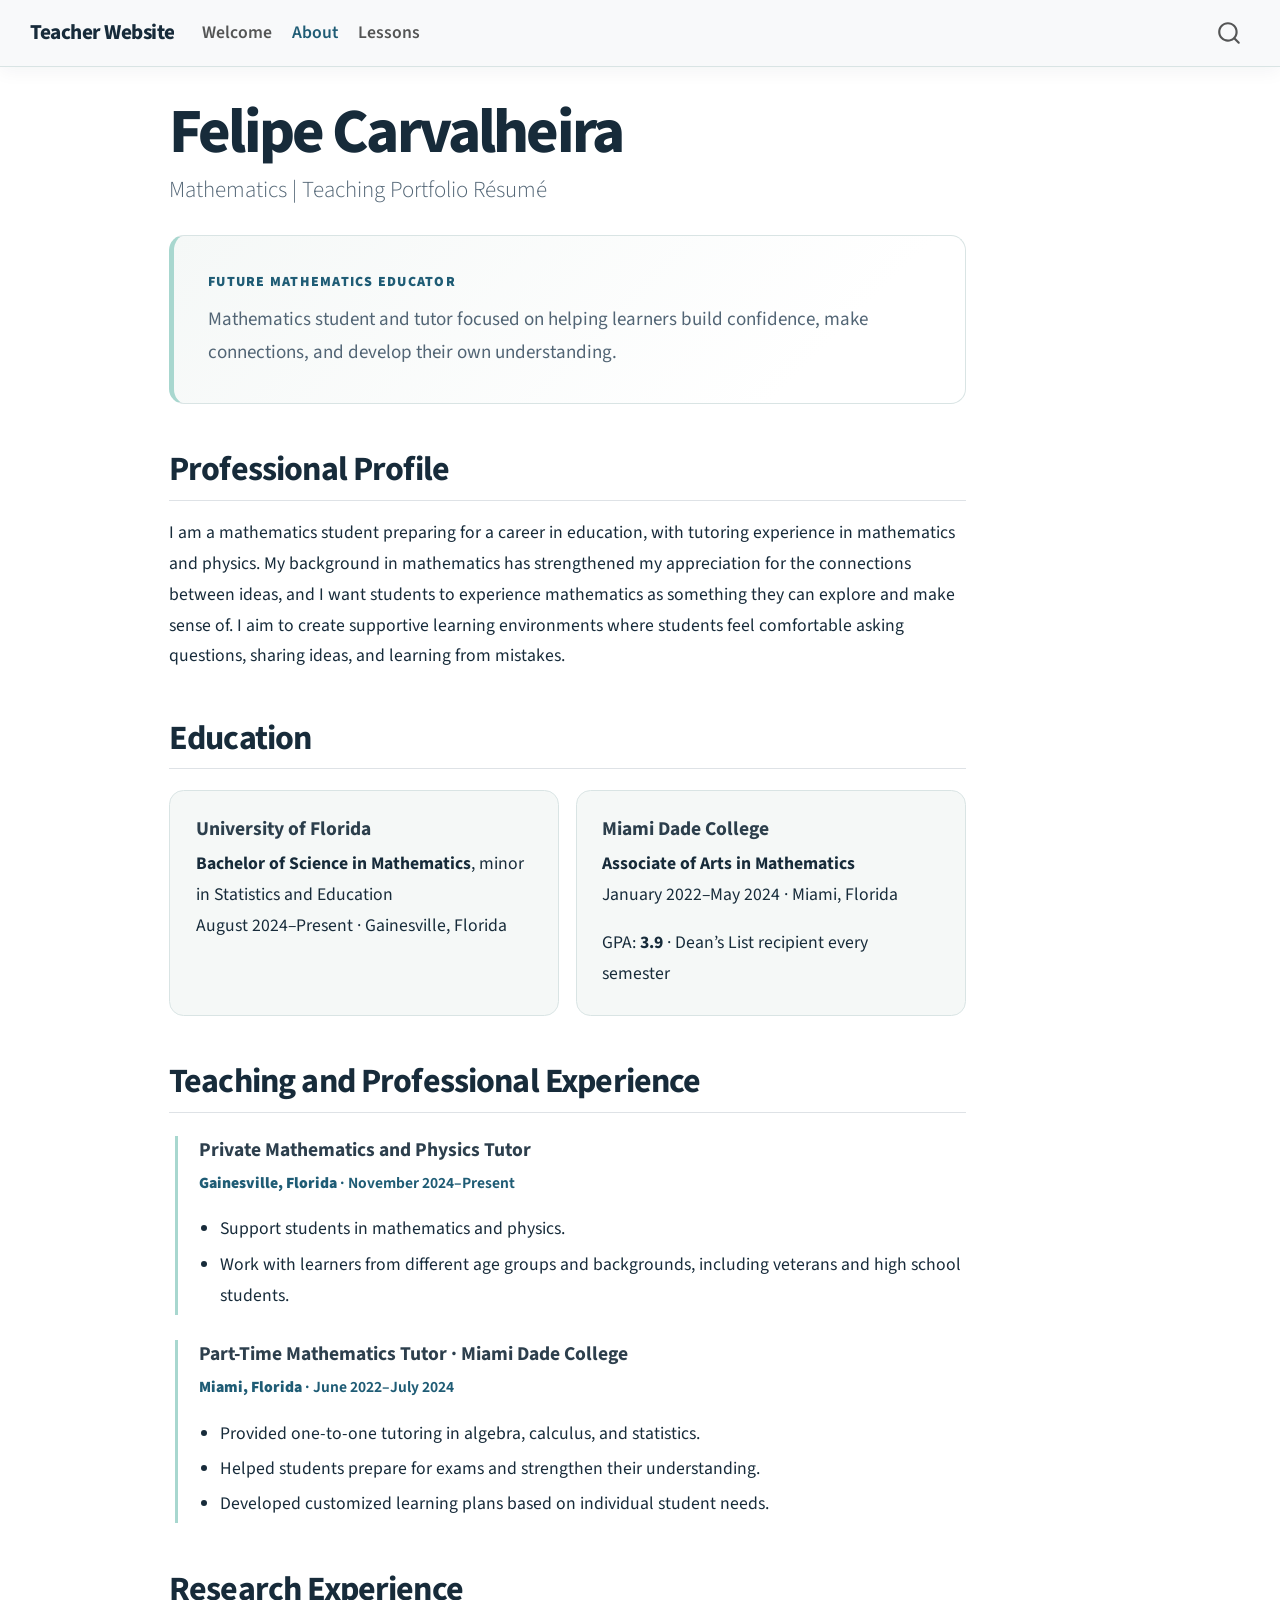
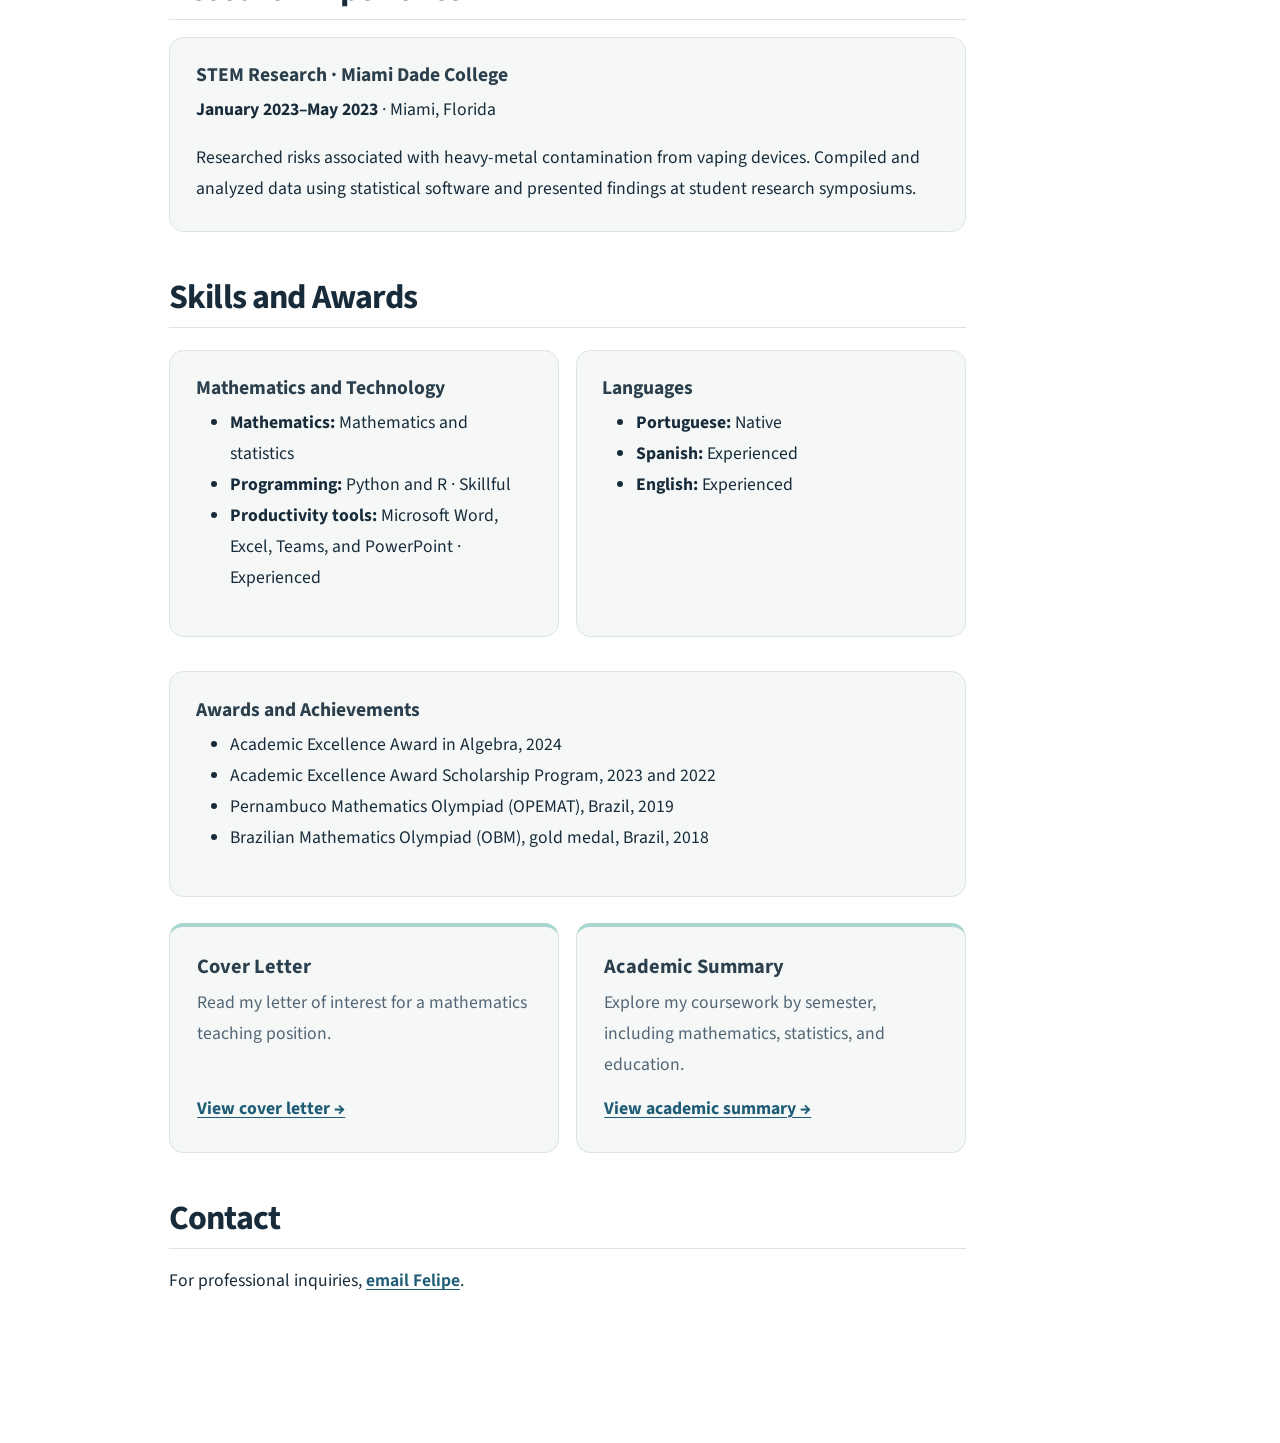
<file: resume.html>
<!DOCTYPE html>
<html xmlns="http://www.w3.org/1999/xhtml" lang="en" xml:lang="en"><head>

<meta charset="utf-8">
<meta name="generator" content="quarto-1.10.18">

<meta name="viewport" content="width=device-width, initial-scale=1.0, user-scalable=yes">


<title>Felipe Carvalheira – Teacher Website</title>
<style>
/* Default styles provided by pandoc.
** See https://pandoc.org/MANUAL.html#variables-for-html for config info.
*/
span.smallcaps{font-variant: small-caps;}
div.columns{display: flex; gap: 1.5em;}
div.column{flex: auto;}
@media screen {
div.columns{gap: min(4vw, 1.5em);}
div.column{overflow-x: auto;}
}
div.hanging-indent{margin-left: 1.5em; text-indent: -1.5em;}
ul.task-list{list-style: none;}
ul.task-list li input[type="checkbox"] {
  width: 0.8em;
  margin: 0 0.8em 0.2em -1em; /* quarto-specific, see https://github.com/quarto-dev/quarto-cli/issues/4556 */ 
  vertical-align: middle;
}
</style>


<script src="site_libs/quarto-nav/quarto-nav.js"></script>
<script src="site_libs/quarto-nav/headroom.min.js"></script>
<script src="site_libs/clipboard/clipboard.min.js"></script>
<script src="site_libs/quarto-search/autocomplete.umd.js"></script>
<script src="site_libs/quarto-search/fuse.min.js"></script>
<script src="site_libs/quarto-search/quarto-search.js"></script>
<meta name="quarto:offset" content="./">
<script src="site_libs/quarto-html/quarto.js" type="module"></script>
<script src="site_libs/quarto-html/tabsets/tabsets.js" type="module"></script>
<script src="site_libs/quarto-html/popper.min.js"></script>
<script src="site_libs/quarto-html/tippy.umd.min.js"></script>
<script src="site_libs/quarto-html/anchor.min.js"></script>
<link href="site_libs/quarto-html/tippy.css" rel="stylesheet">
<link href="site_libs/quarto-html/quarto-syntax-highlighting-64a204ab8560d761af7679ceaba22944.css" rel="stylesheet" id="quarto-text-highlighting-styles">
<script src="site_libs/bootstrap/bootstrap.min.js"></script>
<link href="site_libs/bootstrap/bootstrap-icons.css" rel="stylesheet">
<link href="site_libs/bootstrap/bootstrap-445b8638c3d06994fee0907d791121c4.min.css" rel="stylesheet" append-hash="true" id="quarto-bootstrap" data-mode="light">
<script id="quarto-search-options" type="application/json">{
  "location": "navbar",
  "copy-button": false,
  "collapse-after": 3,
  "panel-placement": "end",
  "type": "overlay",
  "limit": 50,
  "keyboard-shortcut": [
    "f",
    "/",
    "s"
  ],
  "show-item-context": false,
  "language": {
    "search-no-results-text": "No results",
    "search-matching-documents-text": "matching documents",
    "search-copy-link-title": "Copy link to search",
    "search-hide-matches-text": "Hide additional matches",
    "search-more-match-text": "more match in this document",
    "search-more-matches-text": "more matches in this document",
    "search-clear-button-title": "Clear",
    "search-text-placeholder": "",
    "search-detached-cancel-button-title": "Cancel",
    "search-submit-button-title": "Submit",
    "search-label": "Search"
  }
}</script>
<style>html{ scroll-behavior: smooth; }</style>


<link rel="stylesheet" href="styles.css">
</head>

<body class="nav-fixed quarto-light">

<div id="quarto-search-results"></div>
  <header id="quarto-header" class="headroom fixed-top">
    <nav class="navbar navbar-expand-lg " data-bs-theme="dark">
      <div class="navbar-container container-fluid">
      <div class="navbar-brand-container mx-auto">
    <a class="navbar-brand" href="./index.html">
    <span class="navbar-title">Teacher Website</span>
    </a>
  </div>
            <div id="quarto-search" class="" title="Search"></div>
          <button class="navbar-toggler" type="button" data-bs-toggle="collapse" data-bs-target="#navbarCollapse" aria-controls="navbarCollapse" role="menu" aria-expanded="false" aria-label="Toggle navigation" onclick="if (window.quartoToggleHeadroom) { window.quartoToggleHeadroom(); }">
  <span class="navbar-toggler-icon"></span>
</button>
          <div class="collapse navbar-collapse" id="navbarCollapse">
            <ul class="navbar-nav navbar-nav-scroll me-auto">
  <li class="nav-item">
    <a class="nav-link" href="./index.html"> 
<span class="menu-text">Welcome</span></a>
  </li>  
  <li class="nav-item">
    <a class="nav-link active" href="./resume.html" aria-current="page"> 
<span class="menu-text">About</span></a>
  </li>  
  <li class="nav-item">
    <a class="nav-link" href="./lessons.html"> 
<span class="menu-text">Lessons</span></a>
  </li>  
</ul>
          </div> <!-- /navcollapse -->
            <div class="quarto-navbar-tools">
</div>
      </div> <!-- /container-fluid -->
    </nav>
</header>
<!-- content -->
<div id="quarto-content" class="quarto-container page-columns page-rows-contents page-layout-article page-navbar">
<!-- sidebar -->
<!-- margin-sidebar -->
    <div id="quarto-margin-sidebar" class="sidebar margin-sidebar zindex-bottom">
        
    </div>
<!-- main -->
<main class="content" id="quarto-document-content">

<header id="title-block-header" class="quarto-title-block default">
<div class="quarto-title">
<h1 class="title">Felipe Carvalheira</h1>
<p class="subtitle lead">Mathematics | Teaching Portfolio Résumé</p>
</div>



<div class="quarto-title-meta">

    
  
    
  </div>
  


</header>


<div class="resume-page">
<div class="resume-lead">
<p><strong>Future Mathematics Educator</strong></p>
<p>Mathematics student and tutor focused on helping learners build confidence, make connections, and develop their own understanding.</p>
</div>
<section id="professional-profile" class="level2">
<h2 class="anchored" data-anchor-id="professional-profile">Professional Profile</h2>
<p>I am a mathematics student preparing for a career in education, with tutoring experience in mathematics and physics. My background in mathematics has strengthened my appreciation for the connections between ideas, and I want students to experience mathematics as something they can explore and make sense of. I aim to create supportive learning environments where students feel comfortable asking questions, sharing ideas, and learning from mistakes.</p>
</section>
<section id="education" class="level2">
<h2 class="anchored" data-anchor-id="education">Education</h2>
<div class="resume-grid">
<section id="university-of-florida" class="level3 resume-card">
<h3 class="anchored" data-anchor-id="university-of-florida">University of Florida</h3>
<p><strong>Bachelor of Science in Mathematics</strong>, minor in Statistics and Education<br>
August 2024–Present · Gainesville, Florida</p>
</section>
<section id="miami-dade-college" class="level3 resume-card">
<h3 class="anchored" data-anchor-id="miami-dade-college">Miami Dade College</h3>
<p><strong>Associate of Arts in Mathematics</strong><br>
January 2022–May 2024 · Miami, Florida</p>
<p>GPA: <strong>3.9</strong> · Dean’s List recipient every semester</p>
</section>
</div>
</section>
<section id="teaching-and-professional-experience" class="level2">
<h2 class="anchored" data-anchor-id="teaching-and-professional-experience">Teaching and Professional Experience</h2>
<section id="private-mathematics-and-physics-tutor" class="level3 resume-entry">
<h3 class="anchored" data-anchor-id="private-mathematics-and-physics-tutor">Private Mathematics and Physics Tutor</h3>
<p><strong>Gainesville, Florida</strong> · November 2024–Present</p>
<ul>
<li>Support students in mathematics and physics.</li>
<li>Work with learners from different age groups and backgrounds, including veterans and high school students.</li>
</ul>
</section>
<section id="part-time-mathematics-tutor-miami-dade-college" class="level3 resume-entry">
<h3 class="anchored" data-anchor-id="part-time-mathematics-tutor-miami-dade-college">Part-Time Mathematics Tutor · Miami Dade College</h3>
<p><strong>Miami, Florida</strong> · June 2022–July 2024</p>
<ul>
<li>Provided one-to-one tutoring in algebra, calculus, and statistics.</li>
<li>Helped students prepare for exams and strengthen their understanding.</li>
<li>Developed customized learning plans based on individual student needs.</li>
</ul>
</section>
</section>
<section id="research-experience" class="level2">
<h2 class="anchored" data-anchor-id="research-experience">Research Experience</h2>
<section id="stem-research-miami-dade-college" class="level3 resume-card">
<h3 class="anchored" data-anchor-id="stem-research-miami-dade-college">STEM Research · Miami Dade College</h3>
<p><strong>January 2023–May 2023</strong> · Miami, Florida</p>
<p>Researched risks associated with heavy-metal contamination from vaping devices. Compiled and analyzed data using statistical software and presented findings at student research symposiums.</p>
</section>
</section>
<section id="skills-and-awards" class="level2">
<h2 class="anchored" data-anchor-id="skills-and-awards">Skills and Awards</h2>
<div class="resume-grid">
<section id="mathematics-and-technology" class="level3 resume-card">
<h3 class="anchored" data-anchor-id="mathematics-and-technology">Mathematics and Technology</h3>
<ul>
<li><strong>Mathematics:</strong> Mathematics and statistics</li>
<li><strong>Programming:</strong> Python and R · Skillful</li>
<li><strong>Productivity tools:</strong> Microsoft Word, Excel, Teams, and PowerPoint · Experienced</li>
</ul>
</section>
<section id="languages" class="level3 resume-card">
<h3 class="anchored" data-anchor-id="languages">Languages</h3>
<ul>
<li><strong>Portuguese:</strong> Native</li>
<li><strong>Spanish:</strong> Experienced</li>
<li><strong>English:</strong> Experienced</li>
</ul>
</section>
</div>
<section id="awards-and-achievements" class="level3 resume-card">
<h3 class="anchored" data-anchor-id="awards-and-achievements">Awards and Achievements</h3>
<ul>
<li>Academic Excellence Award in Algebra, 2024</li>
<li>Academic Excellence Award Scholarship Program, 2023 and 2022</li>
<li>Pernambuco Mathematics Olympiad (OPEMAT), Brazil, 2019</li>
<li>Brazilian Mathematics Olympiad (OBM), gold medal, Brazil, 2018</li>
</ul>
</section>
<div class="about-link-grid">
<section id="cover-letter" class="level3 about-link-card">
<h3 class="anchored" data-anchor-id="cover-letter">Cover Letter</h3>
<p>Read my letter of interest for a mathematics teaching position.</p>
<p><a href="./cover-letter.html">View cover letter →</a></p>
</section>
<section id="academic-summary" class="level3 about-link-card">
<h3 class="anchored" data-anchor-id="academic-summary">Academic Summary</h3>
<p>Explore my coursework by semester, including mathematics, statistics, and education.</p>
<p><a href="./academic-summary.html">View academic summary →</a></p>
</section>
</div>
</section>
<section id="contact" class="level2">
<h2 class="anchored" data-anchor-id="contact">Contact</h2>
<p>For professional inquiries, <a href="mailto:felipemontefilho@hotmail.com">email Felipe</a>.</p>
</section>
</div>



</main> <!-- /main -->
<script id="quarto-html-after-body" type="application/javascript">
  window.document.addEventListener("DOMContentLoaded", function (event) {
    const icon = "";
    const anchorJS = new window.AnchorJS();
    anchorJS.options = {
      placement: 'right',
      icon: icon
    };
    anchorJS.add('.anchored');
    const isCodeAnnotation = (el) => {
      for (const clz of el.classList) {
        if (clz.startsWith('code-annotation-')) {                     
          return true;
        }
      }
      return false;
    }
    const onCopySuccess = function(e) {
      // button target
      const button = e.trigger;
      // don't keep focus
      button.blur();
      // flash "checked"
      button.classList.add('code-copy-button-checked');
      var currentTitle = button.getAttribute("title");
      button.setAttribute("title", "Copied!");
      let tooltip;
      if (window.bootstrap) {
        button.setAttribute("data-bs-toggle", "tooltip");
        button.setAttribute("data-bs-placement", "left");
        button.setAttribute("data-bs-title", "Copied!");
        tooltip = new bootstrap.Tooltip(button, 
          { trigger: "manual", 
            customClass: "code-copy-button-tooltip",
            offset: [0, -8]});
        tooltip.show();    
      }
      setTimeout(function() {
        if (tooltip) {
          tooltip.hide();
          button.removeAttribute("data-bs-title");
          button.removeAttribute("data-bs-toggle");
          button.removeAttribute("data-bs-placement");
        }
        button.setAttribute("title", currentTitle);
        button.classList.remove('code-copy-button-checked');
      }, 1000);
      // clear code selection
      e.clearSelection();
    }
    const getTextToCopy = function(trigger) {
      const outerScaffold = trigger.parentElement.cloneNode(true);
      const codeEl = outerScaffold.querySelector('code');
      for (const childEl of codeEl.children) {
        if (isCodeAnnotation(childEl)) {
          childEl.remove();
        }
      }
      return codeEl.innerText;
    }
    const clipboard = new window.ClipboardJS('.code-copy-button:not([data-in-quarto-modal])', {
      text: getTextToCopy
    });
    clipboard.on('success', onCopySuccess);
    if (window.document.getElementById('quarto-embedded-source-code-modal')) {
      const clipboardModal = new window.ClipboardJS('.code-copy-button[data-in-quarto-modal]', {
        text: getTextToCopy,
        container: window.document.getElementById('quarto-embedded-source-code-modal')
      });
      clipboardModal.on('success', onCopySuccess);
    }
      var localhostRegex = new RegExp(/^(?:http|https):\/\/localhost\:?[0-9]*\//);
      var mailtoRegex = new RegExp(/^mailto:/);
        var filterRegex = new RegExp('/' + window.location.host + '/');
      var isInternal = (href) => {
          return filterRegex.test(href) || localhostRegex.test(href) || mailtoRegex.test(href);
      }
      // Inspect non-navigation links and adorn them if external
     var links = window.document.querySelectorAll('a[href]:not(.nav-link):not(.navbar-brand):not(.toc-action):not(.sidebar-link):not(.sidebar-item-toggle):not(.pagination-link):not(.no-external):not([aria-hidden]):not(.dropdown-item):not(.quarto-navigation-tool):not(.about-link)');
      for (var i=0; i<links.length; i++) {
        const link = links[i];
        if (!isInternal(link.href)) {
          // undo the damage that might have been done by quarto-nav.js in the case of
          // links that we want to consider external
          if (link.dataset.originalHref !== undefined) {
            link.href = link.dataset.originalHref;
          }
        }
      }
    function tippyHover(el, contentFn, onTriggerFn, onUntriggerFn) {
      const config = {
        allowHTML: true,
        maxWidth: 500,
        delay: 100,
        arrow: false,
        appendTo: function(el) {
            return el.parentElement;
        },
        interactive: true,
        interactiveBorder: 10,
        theme: 'quarto',
        placement: 'bottom-start',
      };
      if (contentFn) {
        config.content = contentFn;
      }
      if (onTriggerFn) {
        config.onTrigger = onTriggerFn;
      }
      if (onUntriggerFn) {
        config.onUntrigger = onUntriggerFn;
      }
      window.tippy(el, config); 
    }
    const noterefs = window.document.querySelectorAll('a[role="doc-noteref"]');
    for (var i=0; i<noterefs.length; i++) {
      const ref = noterefs[i];
      tippyHover(ref, function() {
        // use id or data attribute instead here
        let href = ref.getAttribute('data-footnote-href') || ref.getAttribute('href');
        try { href = new URL(href).hash; } catch {}
        const id = href.replace(/^#\/?/, "");
        const note = window.document.getElementById(id);
        if (note) {
          return note.innerHTML;
        } else {
          return "";
        }
      });
    }
    const xrefs = window.document.querySelectorAll('a.quarto-xref');
    const processXRef = (id, note) => {
      // Strip column container classes
      const stripColumnClz = (el) => {
        el.classList.remove("page-full", "page-columns");
        if (el.children) {
          for (const child of el.children) {
            stripColumnClz(child);
          }
        }
      }
      stripColumnClz(note)
      if (id === null || id.startsWith('sec-')) {
        // Special case sections, only their first couple elements
        const container = document.createElement("div");
        if (note.children && note.children.length > 2) {
          container.appendChild(note.children[0].cloneNode(true));
          for (let i = 1; i < note.children.length; i++) {
            const child = note.children[i];
            if (child.tagName === "P" && child.innerText === "") {
              continue;
            } else {
              container.appendChild(child.cloneNode(true));
              break;
            }
          }
          if (window.Quarto?.typesetMath) {
            window.Quarto.typesetMath(container);
          }
          return container.innerHTML
        } else {
          if (window.Quarto?.typesetMath) {
            window.Quarto.typesetMath(note);
          }
          return note.innerHTML;
        }
      } else {
        // Remove any anchor links if they are present
        const anchorLink = note.querySelector('a.anchorjs-link');
        if (anchorLink) {
          anchorLink.remove();
        }
        if (window.Quarto?.typesetMath) {
          window.Quarto.typesetMath(note);
        }
        if (note.classList.contains("callout")) {
          return note.outerHTML;
        } else {
          return note.innerHTML;
        }
      }
    }
    for (var i=0; i<xrefs.length; i++) {
      const xref = xrefs[i];
      tippyHover(xref, undefined, function(instance) {
        instance.disable();
        let url = xref.getAttribute('href');
        let hash = undefined; 
        if (url.startsWith('#')) {
          hash = url;
        } else {
          try { hash = new URL(url).hash; } catch {}
        }
        if (hash) {
          const id = hash.replace(/^#\/?/, "");
          const note = window.document.getElementById(id);
          if (note !== null) {
            try {
              const html = processXRef(id, note.cloneNode(true));
              instance.setContent(html);
            } finally {
              instance.enable();
              instance.show();
            }
          } else {
            // See if we can fetch this
            fetch(url.split('#')[0])
            .then(res => res.text())
            .then(html => {
              const parser = new DOMParser();
              const htmlDoc = parser.parseFromString(html, "text/html");
              const note = htmlDoc.getElementById(id);
              if (note !== null) {
                const html = processXRef(id, note);
                instance.setContent(html);
              } 
            }).finally(() => {
              instance.enable();
              instance.show();
            });
          }
        } else {
          // See if we can fetch a full url (with no hash to target)
          // This is a special case and we should probably do some content thinning / targeting
          fetch(url)
          .then(res => res.text())
          .then(html => {
            const parser = new DOMParser();
            const htmlDoc = parser.parseFromString(html, "text/html");
            const note = htmlDoc.querySelector('main.content');
            if (note !== null) {
              // This should only happen for chapter cross references
              // (since there is no id in the URL)
              // remove the first header
              if (note.children.length > 0 && note.children[0].tagName === "HEADER") {
                note.children[0].remove();
              }
              const html = processXRef(null, note);
              instance.setContent(html);
            } 
          }).finally(() => {
            instance.enable();
            instance.show();
          });
        }
      }, function(instance) {
      });
    }
        let selectedAnnoteEl;
        const selectorForAnnotation = ( cell, annotation) => {
          let cellAttr = 'data-code-cell="' + cell + '"';
          let lineAttr = 'data-code-annotation="' +  annotation + '"';
          const selector = 'span[' + cellAttr + '][' + lineAttr + ']';
          return selector;
        }
        const selectCodeLines = (annoteEl) => {
          const doc = window.document;
          const targetCell = annoteEl.getAttribute("data-target-cell");
          const targetAnnotation = annoteEl.getAttribute("data-target-annotation");
          const annoteSpan = window.document.querySelector(selectorForAnnotation(targetCell, targetAnnotation));
          const lines = annoteSpan.getAttribute("data-code-lines").split(",");
          const lineIds = lines.map((line) => {
            return targetCell + "-" + line;
          })
          let top = null;
          let height = null;
          let parent = null;
          if (lineIds.length > 0) {
              //compute the position of the single el (top and bottom and make a div)
              const el = window.document.getElementById(lineIds[0]);
              top = el.offsetTop;
              height = el.offsetHeight;
              parent = el.parentElement.parentElement;
            if (lineIds.length > 1) {
              const lastEl = window.document.getElementById(lineIds[lineIds.length - 1]);
              const bottom = lastEl.offsetTop + lastEl.offsetHeight;
              height = bottom - top;
            }
            if (top !== null && height !== null && parent !== null) {
              // cook up a div (if necessary) and position it 
              let div = window.document.getElementById("code-annotation-line-highlight");
              if (div === null) {
                div = window.document.createElement("div");
                div.setAttribute("id", "code-annotation-line-highlight");
                div.style.position = 'absolute';
                parent.appendChild(div);
              }
              div.style.top = top - 2 + "px";
              div.style.height = height + 4 + "px";
              div.style.left = 0;
              let gutterDiv = window.document.getElementById("code-annotation-line-highlight-gutter");
              if (gutterDiv === null) {
                gutterDiv = window.document.createElement("div");
                gutterDiv.setAttribute("id", "code-annotation-line-highlight-gutter");
                gutterDiv.style.position = 'absolute';
                const codeCell = window.document.getElementById(targetCell);
                const gutter = codeCell.querySelector('.code-annotation-gutter');
                gutter.appendChild(gutterDiv);
              }
              gutterDiv.style.top = top - 2 + "px";
              gutterDiv.style.height = height + 4 + "px";
            }
            selectedAnnoteEl = annoteEl;
          }
        };
        const unselectCodeLines = () => {
          const elementsIds = ["code-annotation-line-highlight", "code-annotation-line-highlight-gutter"];
          elementsIds.forEach((elId) => {
            const div = window.document.getElementById(elId);
            if (div) {
              div.remove();
            }
          });
          selectedAnnoteEl = undefined;
        };
          // Handle positioning of the toggle
      window.addEventListener(
        "resize",
        throttle(() => {
          elRect = undefined;
          if (selectedAnnoteEl) {
            selectCodeLines(selectedAnnoteEl);
          }
        }, 10)
      );
      function throttle(fn, ms) {
      let throttle = false;
      let timer;
        return (...args) => {
          if(!throttle) { // first call gets through
              fn.apply(this, args);
              throttle = true;
          } else { // all the others get throttled
              if(timer) clearTimeout(timer); // cancel #2
              timer = setTimeout(() => {
                fn.apply(this, args);
                timer = throttle = false;
              }, ms);
          }
        };
      }
        // Attach click handler to the DT
        const annoteDls = window.document.querySelectorAll('dt[data-target-cell]');
        for (const annoteDlNode of annoteDls) {
          annoteDlNode.addEventListener('click', (event) => {
            const clickedEl = event.target;
            if (clickedEl !== selectedAnnoteEl) {
              unselectCodeLines();
              const activeEl = window.document.querySelector('dt[data-target-cell].code-annotation-active');
              if (activeEl) {
                activeEl.classList.remove('code-annotation-active');
              }
              selectCodeLines(clickedEl);
              clickedEl.classList.add('code-annotation-active');
            } else {
              // Unselect the line
              unselectCodeLines();
              clickedEl.classList.remove('code-annotation-active');
            }
          });
        }
    const findCites = (el) => {
      const parentEl = el.parentElement;
      if (parentEl) {
        const cites = parentEl.dataset.cites;
        if (cites) {
          return {
            el,
            cites: cites.split(' ')
          };
        } else {
          return findCites(el.parentElement)
        }
      } else {
        return undefined;
      }
    };
    var bibliorefs = window.document.querySelectorAll('a[role="doc-biblioref"]');
    for (var i=0; i<bibliorefs.length; i++) {
      const ref = bibliorefs[i];
      const citeInfo = findCites(ref);
      if (citeInfo) {
        tippyHover(citeInfo.el, function() {
          var popup = window.document.createElement('div');
          citeInfo.cites.forEach(function(cite) {
            var citeDiv = window.document.createElement('div');
            citeDiv.classList.add('hanging-indent');
            citeDiv.classList.add('csl-entry');
            var biblioDiv = window.document.getElementById('ref-' + cite);
            if (biblioDiv) {
              citeDiv.innerHTML = biblioDiv.innerHTML;
            }
            popup.appendChild(citeDiv);
          });
          return popup.innerHTML;
        });
      }
    }
  });
  </script>
</div> <!-- /content -->




<script src="site_libs/quarto-html/zenscroll-min.js"></script>
</body></html>
</file>
<file: site_libs/quarto-html/tippy.css>
.tippy-box[data-animation=fade][data-state=hidden]{opacity:0}[data-tippy-root]{max-width:calc(100vw - 10px)}.tippy-box{position:relative;background-color:#333;color:#fff;border-radius:4px;font-size:14px;line-height:1.4;white-space:normal;outline:0;transition-property:transform,visibility,opacity}.tippy-box[data-placement^=top]>.tippy-arrow{bottom:0}.tippy-box[data-placement^=top]>.tippy-arrow:before{bottom:-7px;left:0;border-width:8px 8px 0;border-top-color:initial;transform-origin:center top}.tippy-box[data-placement^=bottom]>.tippy-arrow{top:0}.tippy-box[data-placement^=bottom]>.tippy-arrow:before{top:-7px;left:0;border-width:0 8px 8px;border-bottom-color:initial;transform-origin:center bottom}.tippy-box[data-placement^=left]>.tippy-arrow{right:0}.tippy-box[data-placement^=left]>.tippy-arrow:before{border-width:8px 0 8px 8px;border-left-color:initial;right:-7px;transform-origin:center left}.tippy-box[data-placement^=right]>.tippy-arrow{left:0}.tippy-box[data-placement^=right]>.tippy-arrow:before{left:-7px;border-width:8px 8px 8px 0;border-right-color:initial;transform-origin:center right}.tippy-box[data-inertia][data-state=visible]{transition-timing-function:cubic-bezier(.54,1.5,.38,1.11)}.tippy-arrow{width:16px;height:16px;color:#333}.tippy-arrow:before{content:"";position:absolute;border-color:transparent;border-style:solid}.tippy-content{position:relative;padding:5px 9px;z-index:1}
</file>
<file: site_libs/quarto-html/quarto-syntax-highlighting-64a204ab8560d761af7679ceaba22944.css>
/* quarto syntax highlight colors */
:root {
  --quarto-hl-ot-color: #003B4F;
  --quarto-hl-at-color: #657422;
  --quarto-hl-ss-color: #20794D;
  --quarto-hl-an-color: #5E5E5E;
  --quarto-hl-fu-color: #4758AB;
  --quarto-hl-st-color: #20794D;
  --quarto-hl-cf-color: #003B4F;
  --quarto-hl-op-color: #5E5E5E;
  --quarto-hl-er-color: #AD0000;
  --quarto-hl-bn-color: #AD0000;
  --quarto-hl-al-color: #AD0000;
  --quarto-hl-va-color: #111111;
  --quarto-hl-bu-color: inherit;
  --quarto-hl-ex-color: inherit;
  --quarto-hl-pp-color: #AD0000;
  --quarto-hl-in-color: #5E5E5E;
  --quarto-hl-vs-color: #20794D;
  --quarto-hl-wa-color: #5E5E5E;
  --quarto-hl-do-color: #5E5E5E;
  --quarto-hl-im-color: #00769E;
  --quarto-hl-ch-color: #20794D;
  --quarto-hl-dt-color: #AD0000;
  --quarto-hl-fl-color: #AD0000;
  --quarto-hl-co-color: #5E5E5E;
  --quarto-hl-cv-color: #5E5E5E;
  --quarto-hl-cn-color: #8f5902;
  --quarto-hl-sc-color: #5E5E5E;
  --quarto-hl-dv-color: #AD0000;
  --quarto-hl-kw-color: #003B4F;
}

/* other quarto variables */
:root {
  --quarto-font-monospace: SFMono-Regular, Menlo, Monaco, Consolas, "Liberation Mono", "Courier New", monospace;
}

/* syntax highlight based on Pandoc's rules */
pre > code.sourceCode > span {
  color: #003B4F;
}

code.sourceCode > span {
  color: #003B4F;
}

div.sourceCode,
div.sourceCode pre.sourceCode {
  color: #003B4F;
}

/* Normal */
code span {
  color: #003B4F;
}

/* Alert */
code span.al {
  color: #AD0000;
  font-style: inherit;
}

/* Annotation */
code span.an {
  color: #5E5E5E;
  font-style: inherit;
}

/* Attribute */
code span.at {
  color: #657422;
  font-style: inherit;
}

/* BaseN */
code span.bn {
  color: #AD0000;
  font-style: inherit;
}

/* BuiltIn */
code span.bu {
  font-style: inherit;
}

/* ControlFlow */
code span.cf {
  color: #003B4F;
  font-weight: bold;
  font-style: inherit;
}

/* Char */
code span.ch {
  color: #20794D;
  font-style: inherit;
}

/* Constant */
code span.cn {
  color: #8f5902;
  font-style: inherit;
}

/* Comment */
code span.co {
  color: #5E5E5E;
  font-style: inherit;
}

/* CommentVar */
code span.cv {
  color: #5E5E5E;
  font-style: italic;
}

/* Documentation */
code span.do {
  color: #5E5E5E;
  font-style: italic;
}

/* DataType */
code span.dt {
  color: #AD0000;
  font-style: inherit;
}

/* DecVal */
code span.dv {
  color: #AD0000;
  font-style: inherit;
}

/* Error */
code span.er {
  color: #AD0000;
  font-style: inherit;
}

/* Extension */
code span.ex {
  font-style: inherit;
}

/* Float */
code span.fl {
  color: #AD0000;
  font-style: inherit;
}

/* Function */
code span.fu {
  color: #4758AB;
  font-style: inherit;
}

/* Import */
code span.im {
  color: #00769E;
  font-style: inherit;
}

/* Information */
code span.in {
  color: #5E5E5E;
  font-style: inherit;
}

/* Keyword */
code span.kw {
  color: #003B4F;
  font-weight: bold;
  font-style: inherit;
}

/* Operator */
code span.op {
  color: #5E5E5E;
  font-style: inherit;
}

/* Other */
code span.ot {
  color: #003B4F;
  font-style: inherit;
}

/* Preprocessor */
code span.pp {
  color: #AD0000;
  font-style: inherit;
}

/* SpecialChar */
code span.sc {
  color: #5E5E5E;
  font-style: inherit;
}

/* SpecialString */
code span.ss {
  color: #20794D;
  font-style: inherit;
}

/* String */
code span.st {
  color: #20794D;
  font-style: inherit;
}

/* Variable */
code span.va {
  color: #111111;
  font-style: inherit;
}

/* VerbatimString */
code span.vs {
  color: #20794D;
  font-style: inherit;
}

/* Warning */
code span.wa {
  color: #5E5E5E;
  font-style: italic;
}

.prevent-inlining {
  content: "</";
}

/*# sourceMappingURL=9d8d5bb603a83b8298b89080a598c93b.css.map */
</file>
<file: styles.css>
/* Shared visual style for the mathematics teaching portfolio. */
:root {
  --portfolio-ink: #172b3a;
  --portfolio-muted: #526575;
  --portfolio-blue: #1f5c75;
  --portfolio-blue-dark: #16465d;
  --portfolio-teal: #a8d7cf;
  --portfolio-paper: #f5f8f7;
  --portfolio-line: #d9e4e4;
  --portfolio-white: #ffffff;
}

body {
  color: var(--portfolio-ink);
  background: var(--portfolio-white);
  font-size: 1.04rem;
  line-height: 1.75;
}

.navbar {
  border-bottom: 1px solid var(--portfolio-line);
  box-shadow: 0 4px 18px rgb(23 43 58 / 5%);
}

.navbar-title {
  color: var(--portfolio-ink);
  font-weight: 750;
  letter-spacing: -0.025em;
}

.navbar .nav-link {
  font-weight: 600;
}

.navbar .nav-link:hover,
.navbar .nav-link:focus,
.navbar .nav-link.active {
  color: var(--portfolio-blue);
}

.quarto-title-block .quarto-title {
  max-width: 850px;
}

.quarto-title-block h1.title {
  color: var(--portfolio-ink);
  font-size: clamp(2.35rem, 5vw, 3.7rem);
  font-weight: 750;
  letter-spacing: -0.045em;
  line-height: 1.1;
}

.quarto-title-block .subtitle {
  max-width: 720px;
  color: var(--portfolio-muted);
  font-size: clamp(1.1rem, 2.3vw, 1.35rem);
  line-height: 1.5;
}

main.content {
  padding-bottom: 3rem;
}

/* Searchable lesson-card dashboard */
.lesson-dashboard {
  width: 100%;
  max-width: 1440px;
  margin: 1.5rem auto 2.5rem;
}

.lesson-search {
  max-width: 680px;
  margin: 0 0 1.5rem;
}

.lesson-search label {
  display: block;
  margin-bottom: 0.4rem;
  color: var(--portfolio-ink);
  font-weight: 700;
}

.lesson-search input {
  display: block;
  width: 100%;
  min-height: 3rem;
  padding: 0.65rem 0.85rem;
  border: 1px solid var(--portfolio-line);
  border-radius: 0.55rem;
  background: var(--portfolio-white);
  color: var(--portfolio-ink);
}

.lesson-search input:focus-visible {
  border-color: var(--portfolio-blue);
  outline: 3px solid color-mix(in srgb, var(--portfolio-blue) 20%, transparent);
  outline-offset: 1px;
}

.lesson-search-help,
.lesson-search-status {
  margin: 0.4rem 0 0;
  color: var(--portfolio-muted);
  font-size: 0.92rem;
}

.lesson-search-status {
  margin: 1.1rem 0 0.75rem;
}

.lesson-grid {
  display: grid;
  grid-template-columns: repeat(3, minmax(0, 1fr));
  gap: 1.25rem;
  align-items: stretch;
}

.lesson-card {
  display: flex;
  min-width: 0;
  flex-direction: column;
  overflow: hidden;
  border: 1px solid var(--portfolio-line);
  border-radius: 0.85rem;
  background: var(--portfolio-white);
  box-shadow: 0 5px 18px rgb(23 43 58 / 7%);
  color: inherit;
  text-decoration: none;
  transition: box-shadow 150ms ease, transform 150ms ease;
}

.lesson-card:hover {
  transform: translateY(-3px);
  box-shadow: 0 10px 26px rgb(23 43 58 / 13%);
  color: inherit;
  text-decoration: none;
}

.lesson-card:focus-visible {
  outline: 3px solid var(--portfolio-blue);
  outline-offset: 3px;
  color: inherit;
  text-decoration: none;
}

.lesson-card[hidden] {
  display: none !important;
}

.lesson-card-thumbnail {
  display: grid;
  aspect-ratio: 16 / 9;
  place-items: center;
  overflow: hidden;
  border-bottom: 1px solid var(--portfolio-line);
  background: #f1f5f4;
}

.lesson-card-thumbnail img {
  display: block;
  width: 100%;
  height: 100%;
  object-fit: contain;
}

.lesson-card-content {
  display: flex;
  flex: 1;
  flex-direction: column;
  align-items: flex-start;
  padding: 0.9rem 1rem 1rem;
}

.lesson-card-subject {
  margin: 0 0 0.4rem;
  color: var(--portfolio-blue);
  font-size: 0.82rem;
  font-weight: 750;
  letter-spacing: 0.045em;
  text-transform: uppercase;
}

.lesson-card h2 {
  margin: 0 0 0.75rem;
  color: var(--portfolio-ink);
  font-size: clamp(1.05rem, 1.25vw, 1.2rem);
  font-weight: 750;
  line-height: 1.3;
}

.lesson-card-dates {
  width: 100%;
  margin-top: auto;
  padding-top: 0.8rem;
  border-top: 1px solid var(--portfolio-line);
}

.lesson-card-dates p {
  display: flex;
  flex-wrap: wrap;
  justify-content: space-between;
  gap: 0.25rem 0.75rem;
  margin: 0;
  color: var(--portfolio-muted);
  font-size: 0.9rem;
  line-height: 1.5;
}

.lesson-card-dates p + p {
  margin-top: 0.2rem;
}

.lesson-card-dates time {
  color: var(--portfolio-ink);
  font-variant-numeric: tabular-nums;
}

.lesson-card-action {
  margin-top: 1rem;
  color: var(--portfolio-blue);
  font-weight: 750;
}

.lesson-search-empty {
  margin: 1rem 0;
  padding: 1rem;
  border: 1px dashed var(--portfolio-line);
  border-radius: 0.65rem;
  color: var(--portfolio-muted);
}

@media (max-width: 900px) {
  .lesson-grid {
    grid-template-columns: repeat(2, minmax(0, 1fr));
  }
}

@media (max-width: 575.98px) {
  .lesson-grid {
    grid-template-columns: 1fr;
  }
}

@media (prefers-reduced-motion: reduce) {
  .lesson-card {
    transition: none;
  }

  .lesson-card:hover {
    transform: none;
  }
}

main.content h2 {
  margin-top: 2.6rem;
  color: var(--portfolio-ink);
  font-size: clamp(1.55rem, 3vw, 2rem);
  font-weight: 700;
  letter-spacing: -0.025em;
}

main.content h3 {
  color: var(--portfolio-ink);
  font-weight: 700;
}

a {
  color: var(--portfolio-blue);
  text-underline-offset: 0.18em;
}

a:hover {
  color: var(--portfolio-blue-dark);
}

.home-intro {
  max-width: 900px;
  margin: 0 auto 2.5rem;
  padding: clamp(1.5rem, 4vw, 2.75rem);
  border: 1px solid var(--portfolio-line);
  border-left: 5px solid var(--portfolio-teal);
  border-radius: 0.9rem;
  background: linear-gradient(135deg, var(--portfolio-paper), #fff 72%);
  color: var(--portfolio-muted);
  font-size: 1.12rem;
}

.home-intro p:last-child {
  margin-bottom: 0;
}

.updates-box {
  box-sizing: border-box;
  max-width: 100%;
  margin: 1.25rem 0 2.5rem;
  padding: clamp(1rem, 3vw, 1.75rem);
  border: 1px solid var(--portfolio-line);
  border-radius: 0.9rem;
  background: var(--portfolio-paper);
  overflow-wrap: anywhere;
}

/* Keep the update timeline compact when it sits in Quarto's page margin. */
.updates-box.column-margin {
  box-sizing: border-box;
  width: 100%;
  max-width: 100%;
  margin: 0;
  padding: 1.1rem;
  font-size: 0.94rem;
}

.updates-box h2 {
  margin: 0 0 1rem;
  font-size: clamp(1.35rem, 2vw, 1.65rem);
  line-height: 1.2;
}

.updates-box .update-entry {
  display: block !important;
  width: 100%;
  min-width: 0;
  padding: 1rem 0;
}

.updates-box .update-date {
  display: inline-block;
  width: fit-content;
  margin: 0 0 0.55rem;
  padding: 0 0 0.3rem;
  border-right: 0;
  border-bottom: 2px solid var(--portfolio-teal);
  font-size: 0.78rem;
}

.updates-box .update-content {
  min-width: 0;
  overflow-wrap: anywhere;
}

.updates-box .update-content strong {
  font-size: 1rem;
}

.updates-box .update-content p {
  font-size: 0.92rem;
  line-height: 1.5;
}

.update-entry {
  display: grid;
  grid-template-columns: minmax(130px, 180px) minmax(0, 1fr);
  gap: 1.5rem;
  padding: 1.35rem 0;
  border-bottom: 1px solid var(--portfolio-line);
}

.update-entry:first-child {
  padding-top: 0.25rem;
}

.update-entry:last-child {
  padding-bottom: 0.25rem;
  border-bottom: 0;
}

.update-date {
  align-self: start;
  padding: 0.1rem 1.2rem 0.1rem 0;
  border-right: 2px solid var(--portfolio-teal);
  color: var(--portfolio-blue);
  font-size: 0.88rem;
  font-weight: 750;
  letter-spacing: 0.055em;
}

.update-content strong {
  color: var(--portfolio-ink);
  font-size: 1.08rem;
}

.update-content p {
  margin: 0.3rem 0 0;
  color: var(--portfolio-muted);
}

.portfolio-card {
  margin: 1.25rem 0 2rem;
  padding: clamp(1.25rem, 3vw, 2rem);
  border: 1px solid var(--portfolio-line);
  border-radius: 0.9rem;
  background: var(--portfolio-white);
  box-shadow: 0 12px 32px rgb(23 43 58 / 6%);
}

.portfolio-card h3 {
  margin-top: 0;
}

.portfolio-card p:last-child,
.portfolio-card ul:last-child,
.portfolio-card ol:last-child {
  margin-bottom: 0;
}

/* Résumé page */
.resume-page {
  max-width: 900px;
  margin-inline: auto;
}

.resume-page > h2 {
  margin-top: 3rem;
  padding-bottom: 0.4rem;
  border-bottom: 1px solid var(--portfolio-line);
}

.resume-lead {
  margin: 1rem 0 2.25rem;
  padding: clamp(1.25rem, 3vw, 2rem);
  border: 1px solid var(--portfolio-line);
  border-left: 5px solid var(--portfolio-teal);
  border-radius: 0.9rem;
  background: linear-gradient(135deg, var(--portfolio-paper), #fff 80%);
  color: var(--portfolio-muted);
  font-size: 1.12rem;
}

.resume-lead p {
  margin-bottom: 0;
}

.resume-lead p:first-child {
  margin-bottom: 0.45rem;
  color: var(--portfolio-blue);
  font-size: 0.82rem;
  font-weight: 750;
  letter-spacing: 0.09em;
  text-transform: uppercase;
}

.resume-grid {
  display: grid;
  grid-template-columns: repeat(2, minmax(0, 1fr));
  gap: 1rem;
  margin: 1.25rem 0 2rem;
}

.resume-grid > .resume-card {
  margin: 0;
}

.resume-card,
.resume-entry {
  min-width: 0;
  overflow-wrap: anywhere;
}

.resume-card {
  margin: 1rem 0 1.25rem;
  padding: clamp(1.1rem, 2.5vw, 1.5rem);
  border: 1px solid var(--portfolio-line);
  border-radius: 0.85rem;
  background: var(--portfolio-paper);
}

.resume-card h3,
.resume-entry h3 {
  margin-top: 0;
  margin-bottom: 0.45rem;
  font-size: 1.15rem;
}

.resume-card p:last-child,
.resume-entry p:last-child,
.resume-entry ul:last-child {
  margin-bottom: 0;
}

.resume-entry {
  margin: 1.4rem 0 1.5rem 0.35rem;
  padding: 0.1rem 0 0.2rem 1.25rem;
  border-left: 3px solid var(--portfolio-teal);
}

.resume-entry > p:first-of-type {
  color: var(--portfolio-blue);
  font-size: 0.92rem;
  font-weight: 650;
}

.resume-entry ul {
  padding-left: 1.2rem;
}

.resume-entry li + li {
  margin-top: 0.25rem;
}

.resume-page a {
  font-weight: 650;
}

.about-link-grid {
  display: grid;
  grid-template-columns: repeat(2, minmax(0, 1fr));
  gap: 1rem;
  margin: 1.5rem 0 2.5rem;
}

.about-link-card {
  display: flex;
  flex-direction: column;
  align-items: flex-start;
  padding: clamp(1.15rem, 2.5vw, 1.6rem);
  border: 1px solid var(--portfolio-line);
  border-top: 4px solid var(--portfolio-teal);
  border-radius: 0.85rem;
  background: var(--portfolio-paper);
}

.about-link-card h3 {
  margin: 0 0 0.5rem;
  color: var(--portfolio-ink);
  font-size: 1.2rem;
}

.about-link-card p {
  margin-bottom: 0.75rem;
  color: var(--portfolio-muted);
}

.about-link-card p:last-child {
  margin-top: auto;
  margin-bottom: 0;
}

.about-link-card a,
.about-link-card a:visited {
  color: var(--portfolio-blue);
  font-weight: 700;
  text-decoration-thickness: 1px;
  text-underline-offset: 0.18em;
}

.about-link-card a:focus-visible,
.about-link-card a:hover {
  color: var(--portfolio-blue-dark);
}

.cover-letter {
  max-width: 780px;
  margin: 0 auto 1.75rem;
  padding: clamp(1.5rem, 5vw, 3.5rem);
  border: 1px solid var(--portfolio-line);
  border-radius: 0.9rem;
  background: var(--portfolio-white);
  box-shadow: 0 12px 32px rgb(23 43 58 / 6%);
  font-size: 1.04rem;
  line-height: 1.85;
}

.cover-letter p {
  margin-bottom: 1.25rem;
}

.cover-letter p:last-child {
  margin-bottom: 0;
}

.academic-grid {
  display: grid;
  grid-template-columns: repeat(2, minmax(0, 1fr));
  gap: 1rem;
  margin: 1.5rem 0 2rem;
}

.academic-term {
  min-width: 0;
  padding: 1.2rem 1.35rem;
  border: 1px solid var(--portfolio-line);
  border-left: 4px solid var(--portfolio-teal);
  border-radius: 0.8rem;
  background: var(--portfolio-paper);
}

.academic-term h2 {
  margin: 0 0 0.75rem;
  color: var(--portfolio-blue-dark);
  font-size: 1.2rem;
}

.academic-term ul {
  margin: 0;
  padding-left: 1.2rem;
}

.academic-term li + li {
  margin-top: 0.35rem;
}

.academic-term strong {
  white-space: nowrap;
  color: var(--portfolio-ink);
  font-variant-numeric: tabular-nums;
}

.cover-letter + p > a,
.academic-grid + p > a {
  font-weight: 700;
}

/* Coordinate-plane rotation activity */
.rotation-tool {
  max-width: 850px;
  margin: 1.5rem auto 2rem;
  color: var(--portfolio-ink);
}

.rotation-angle-control {
  margin: 1rem 0 1.4rem;
}

.rotation-center-controls {
  display: flex;
  flex-wrap: wrap;
  align-items: center;
  gap: 0.55rem;
  margin: 1rem 0;
  padding: 0.8rem 1rem;
  border: 1px solid var(--portfolio-line);
  border-radius: 0.65rem;
}

.rotation-center-controls legend {
  float: none;
  width: auto;
  margin: 0;
  padding: 0 0.35rem;
  color: var(--portfolio-ink);
  font-size: 0.98rem;
  font-weight: 750;
}

.rotation-center-controls label {
  font-weight: 700;
}

.rotation-center-controls input[type="number"] {
  width: 4.5rem;
  min-height: 2.5rem;
  padding: 0.35rem 0.5rem;
  border: 1px solid var(--portfolio-line);
  border-radius: 0.35rem;
  color: var(--portfolio-ink);
  background: var(--portfolio-white);
}

.rotation-center-controls .btn {
  min-height: 2.5rem;
}

.rotation-current-center {
  color: var(--portfolio-muted);
  font-size: 0.92rem;
}

.rotation-current-center output {
  color: var(--portfolio-blue-dark);
  font-weight: 750;
  font-variant-numeric: tabular-nums;
}

.rotation-angle-heading {
  display: flex;
  align-items: baseline;
  justify-content: space-between;
  gap: 1rem;
  margin-bottom: 0.35rem;
  font-weight: 650;
}

.rotation-angle-heading output {
  color: var(--portfolio-blue);
  font-variant-numeric: tabular-nums;
  font-size: 1.2rem;
  font-weight: 750;
}

#rotation-angle {
  display: block;
  width: 100%;
  accent-color: #c74343;
}

.dilation-scale-control input[type="range"] {
  display: block;
  width: 100%;
  accent-color: #c74343;
}

.dilation-coincident-shape {
  fill: transparent;
  stroke-dasharray: 7 4;
  stroke-width: 3;
}

.rotation-distance-toggle {
  display: flex;
  align-items: flex-start;
  gap: 0.6rem;
  width: fit-content;
  margin: 0.25rem 0 1rem;
  color: var(--portfolio-ink);
  font-weight: 700;
  cursor: pointer;
}

.rotation-distance-toggle input {
  width: 1.15rem;
  height: 1.15rem;
  margin-top: 0.3rem;
  accent-color: var(--portfolio-blue);
}

.rotation-distance-panel[hidden] {
  display: none !important;
}

.rotation-distance-panel {
  margin: 0 0 1.5rem;
  padding: 1rem 1.1rem;
  border: 1px solid var(--portfolio-line);
  border-radius: 0.7rem;
  background: var(--portfolio-paper);
}

.rotation-distance-panel h3 {
  margin: 0 0 0.3rem;
  color: var(--portfolio-ink);
  font-size: 1.08rem;
}

.rotation-distance-panel p {
  margin: 0 0 0.75rem;
  color: var(--portfolio-muted);
  font-size: 0.92rem;
}

.rotation-distance-table-wrap {
  overflow-x: auto;
  margin: 0.75rem 0;
}

.rotation-distance-table {
  width: 100%;
  min-width: 580px;
  border-collapse: collapse;
  font-size: 0.9rem;
  font-variant-numeric: tabular-nums;
}

.rotation-distance-table th,
.rotation-distance-table td {
  padding: 0.45rem 0.6rem;
  border-bottom: 1px solid var(--portfolio-line);
  text-align: center;
}

.rotation-distance-table th {
  color: var(--portfolio-ink);
  font-weight: 750;
}

.rotation-distance-table td:first-child {
  font-weight: 750;
}

.rotation-distance-table-note,
.rotation-distance-panel .rotation-distance-note {
  margin-bottom: 0;
  font-size: 0.86rem;
}

.rotation-distance-guide {
  stroke-dasharray: 4 4;
  stroke-width: 1.7;
  opacity: 0.8;
  pointer-events: none;
}

.original-distance-guide {
  stroke: var(--portfolio-blue-dark);
}

.rotated-distance-guide {
  stroke: #c74343;
}

.local-original-distance-guide {
  stroke: var(--portfolio-blue-dark);
}

.local-rotated-distance-guide {
  stroke: #c74343;
}

.rotation-local-axis {
  stroke: var(--portfolio-blue-dark);
  stroke-width: 2;
  stroke-dasharray: 8 5;
  opacity: 0.9;
  pointer-events: none;
}

.rotation-local-axis-label {
  fill: var(--portfolio-blue-dark);
  font-family: "STIX Two Math", "Cambria Math", "Times New Roman", serif;
  font-size: calc(19px * var(--rotation-text-scale, 1));
  font-style: italic;
  font-weight: 600;
  paint-order: stroke;
  stroke: var(--portfolio-white);
  stroke-width: 3px;
  stroke-linejoin: round;
  pointer-events: none;
}

.rotation-point-controls {
  display: flex;
  flex-wrap: wrap;
  align-items: center;
  gap: 0.55rem;
  margin: 1rem 0 0.5rem;
}

.rotation-point-controls .rotation-instruction {
  flex-basis: 100%;
  margin: 0 0 0.2rem;
  color: var(--portfolio-muted);
}

.rotation-point-controls label {
  font-weight: 700;
}

.rotation-point-controls input[type="number"] {
  width: 4.5rem;
  min-height: 2.5rem;
  padding: 0.35rem 0.5rem;
  border: 1px solid var(--portfolio-line);
  border-radius: 0.35rem;
  color: var(--portfolio-ink);
  background: var(--portfolio-white);
}

.rotation-point-controls .btn {
  min-height: 2.5rem;
}

.rotation-status {
  min-height: 1.5rem;
  margin: 0.75rem 0;
  color: var(--portfolio-muted);
  font-size: 0.93rem;
}

.rotation-canvas {
  display: block;
  width: 100%;
  max-width: 680px;
  height: auto;
  margin: 0 auto;
  touch-action: manipulation;
}

.rotation-tool.is-picking-center .rotation-canvas {
  cursor: crosshair;
}

.rotation-grid-line {
  stroke: var(--portfolio-line);
  stroke-width: 0.8;
}

.rotation-grid-line.major {
  stroke-width: 1.1;
}

.rotation-axis {
  stroke: var(--portfolio-muted);
  stroke-width: 1.7;
}

.rotation-grid-label,
.rotation-axis-label {
  fill: var(--portfolio-muted);
  font-family: inherit;
  font-size: calc(13px * var(--rotation-text-scale, 1));
}

.rotation-axis-label {
  fill: var(--portfolio-ink);
  font-size: calc(15px * var(--rotation-text-scale, 1));
  font-weight: 700;
}

.rotation-original-shape {
  fill: color-mix(in srgb, var(--portfolio-teal) 32%, transparent);
  stroke: var(--portfolio-blue-dark);
  stroke-width: 2.5;
  stroke-linejoin: round;
}

.rotation-rotated-shape {
  fill: color-mix(in srgb, #c74343 24%, transparent);
  stroke: #c74343;
  stroke-width: 2.5;
  stroke-linejoin: round;
}

.rotation-original-marker {
  fill: var(--portfolio-teal);
  stroke: var(--portfolio-blue-dark);
  stroke-width: 1.5;
}

.rotation-rotated-marker {
  fill: #c74343;
  stroke: var(--portfolio-white);
  stroke-width: 1.5;
}

.rotation-center-marker {
  fill: var(--portfolio-white);
  stroke: var(--portfolio-blue-dark);
  stroke-width: 2.5;
}

.rotation-center-crosshair {
  stroke: var(--portfolio-blue-dark);
  stroke-width: 1.5;
  pointer-events: none;
}

.rotation-center-label {
  fill: var(--portfolio-blue-dark);
  font-family: inherit;
  font-size: calc(15px * var(--rotation-text-scale, 1));
  font-weight: 800;
  paint-order: stroke;
  stroke: var(--portfolio-white);
  stroke-width: 3px;
  stroke-linejoin: round;
}

.rotation-original-label,
.rotation-rotated-label {
  fill: var(--portfolio-ink);
  font-family: inherit;
  font-size: calc(14px * var(--rotation-text-scale, 1));
  font-weight: 700;
  paint-order: stroke;
  stroke: var(--portfolio-white);
  stroke-width: 3px;
  stroke-linejoin: round;
}

.rotation-legend {
  display: flex;
  flex-wrap: wrap;
  justify-content: center;
  gap: 0.5rem 1.5rem;
  margin: 0.25rem 0 1.5rem;
  color: var(--portfolio-muted);
  font-size: 0.92rem;
}

.rotation-legend span {
  display: inline-flex;
  align-items: center;
  gap: 0.45rem;
}

.rotation-legend-mark {
  width: 0.9rem;
  height: 0.9rem;
  border: 2px solid var(--portfolio-blue-dark);
  background: color-mix(in srgb, var(--portfolio-teal) 45%, transparent);
}

.rotation-legend-mark.rotated {
  border-color: #c74343;
  background: color-mix(in srgb, #c74343 40%, transparent);
}

.rotation-readout {
  max-width: 680px;
  margin: 0 auto;
}

.rotation-readout h3 {
  margin-bottom: 0.25rem;
  color: var(--portfolio-ink);
  font-size: 1.1rem;
}

.rotation-readout p {
  margin-bottom: 0.5rem;
  color: var(--portfolio-muted);
  font-size: 0.92rem;
}

#rotation-coordinates {
  display: grid;
  grid-template-columns: repeat(auto-fit, minmax(190px, 1fr));
  gap: 0.2rem 1.25rem;
  margin: 0;
  padding-left: 1.35rem;
  font-variant-numeric: tabular-nums;
}

@media (max-width: 575.98px) {
  body {
    font-size: 1rem;
  }

  .update-entry {
    grid-template-columns: 1fr;
    gap: 0.65rem;
  }

  .update-date {
    width: fit-content;
    padding: 0 0 0.35rem;
    border-right: 0;
    border-bottom: 2px solid var(--portfolio-teal);
  }

  .resume-grid {
    grid-template-columns: 1fr;
  }

  .about-link-grid,
  .academic-grid {
    grid-template-columns: 1fr;
  }

  .resume-entry {
    margin-left: 0;
    padding-left: 1rem;
  }

  .rotation-point-controls .btn {
    flex: 1 1 auto;
  }

  .rotation-center-controls .btn {
    flex: 1 1 auto;
  }

}

@media (pointer: coarse) {
  .rotation-point-controls input[type="number"],
  .rotation-point-controls .btn,
  .rotation-center-controls input[type="number"],
  .rotation-center-controls .btn {
    min-height: 2.75rem;
  }
}
</file>
